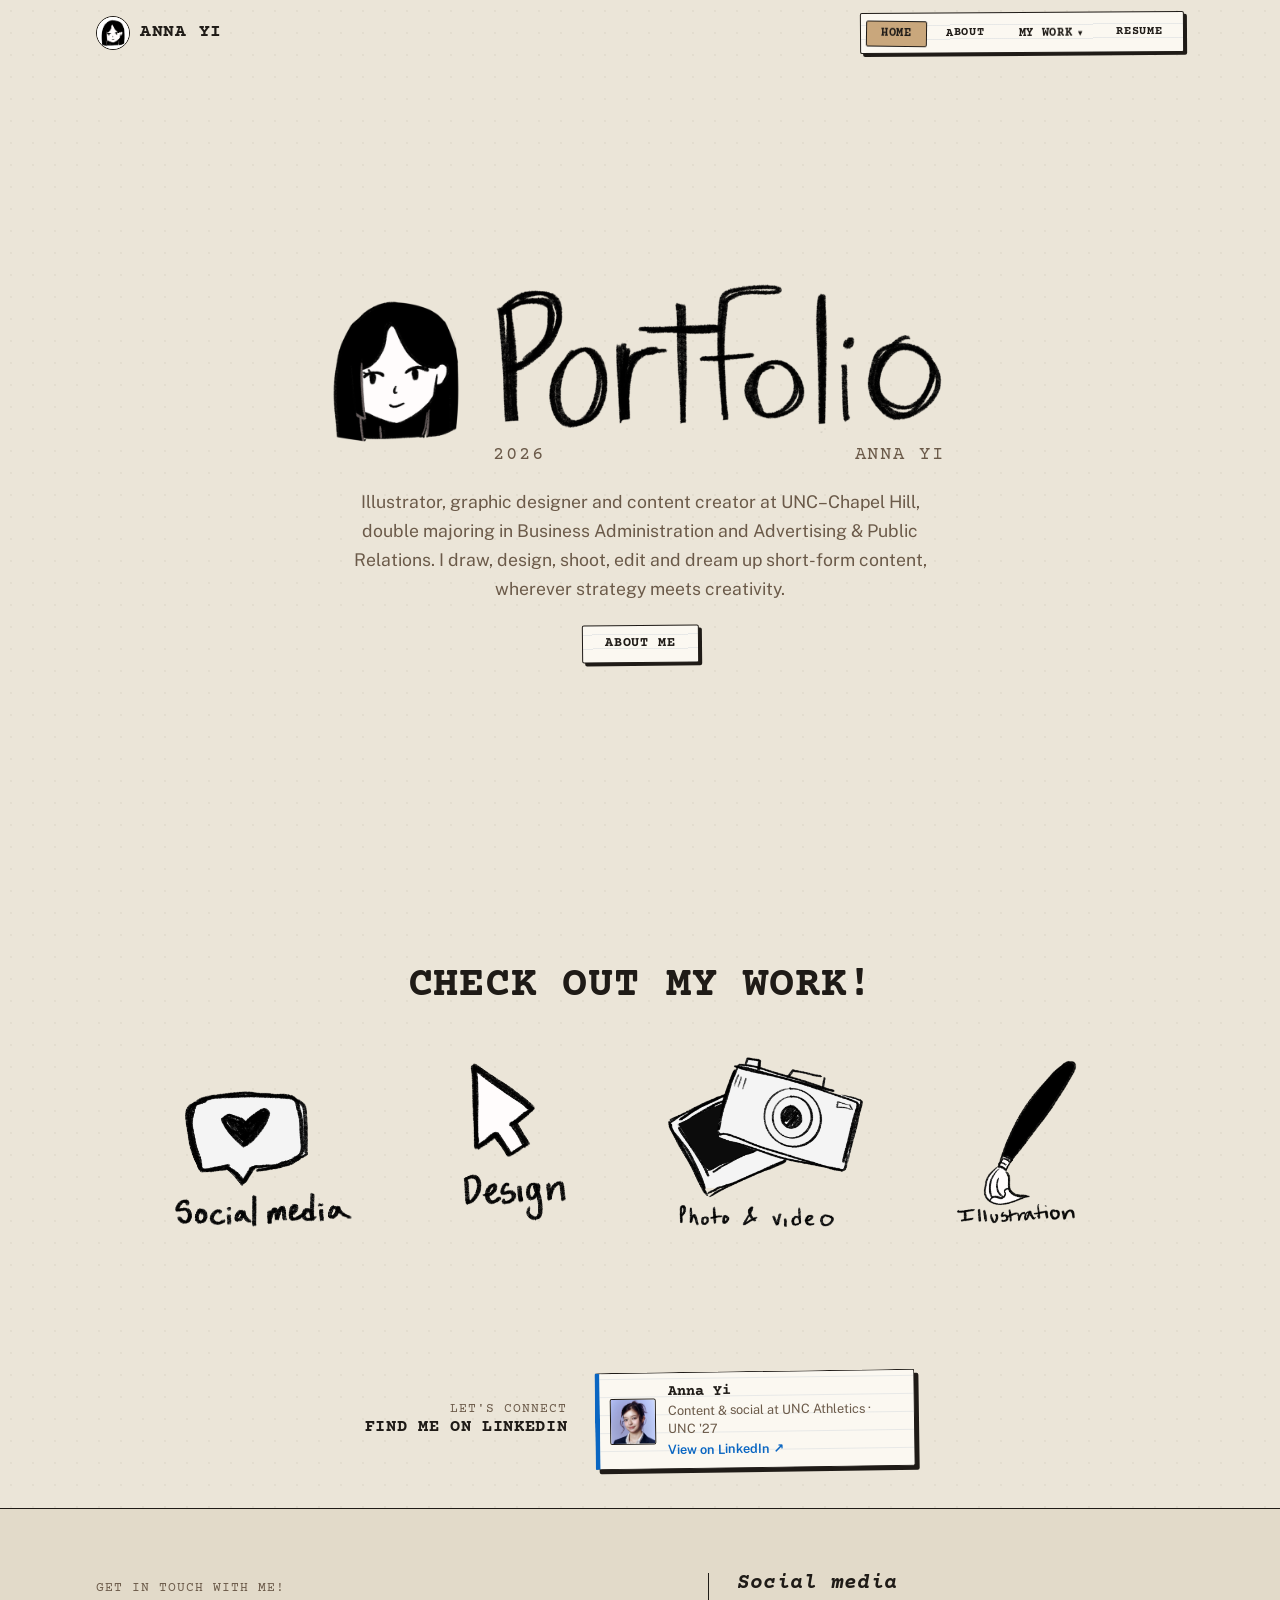
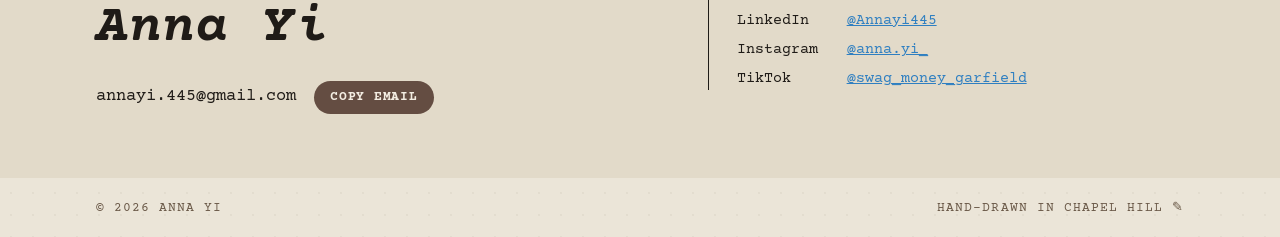
<file: index.html>
<!doctype html>
<html lang="en">
<head>
<meta charset="utf-8">
<title>Anna Yi</title>
<meta http-equiv="refresh" content="0; url=Home.html">
</head>
<body>
<p><a href="Home.html">Continue to Anna Yi's portfolio</a></p>
</body>
</html>
</file>
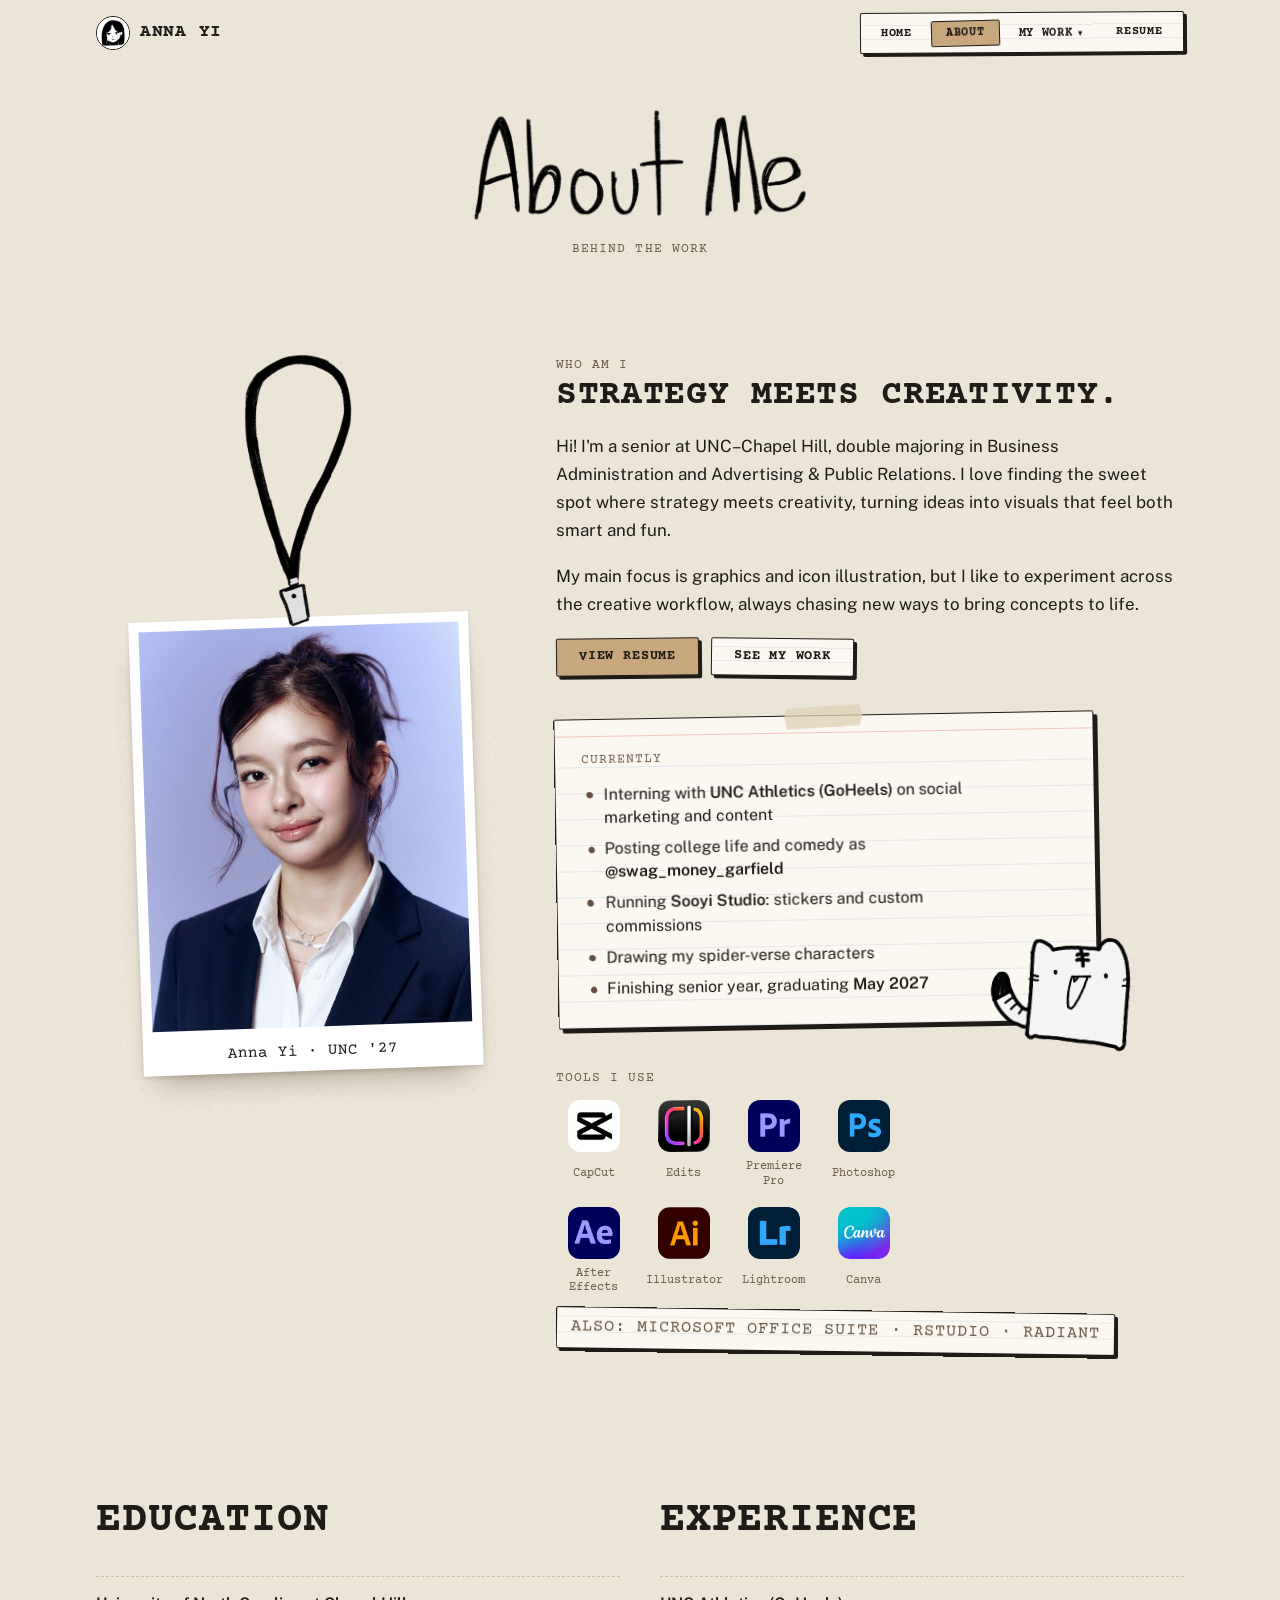
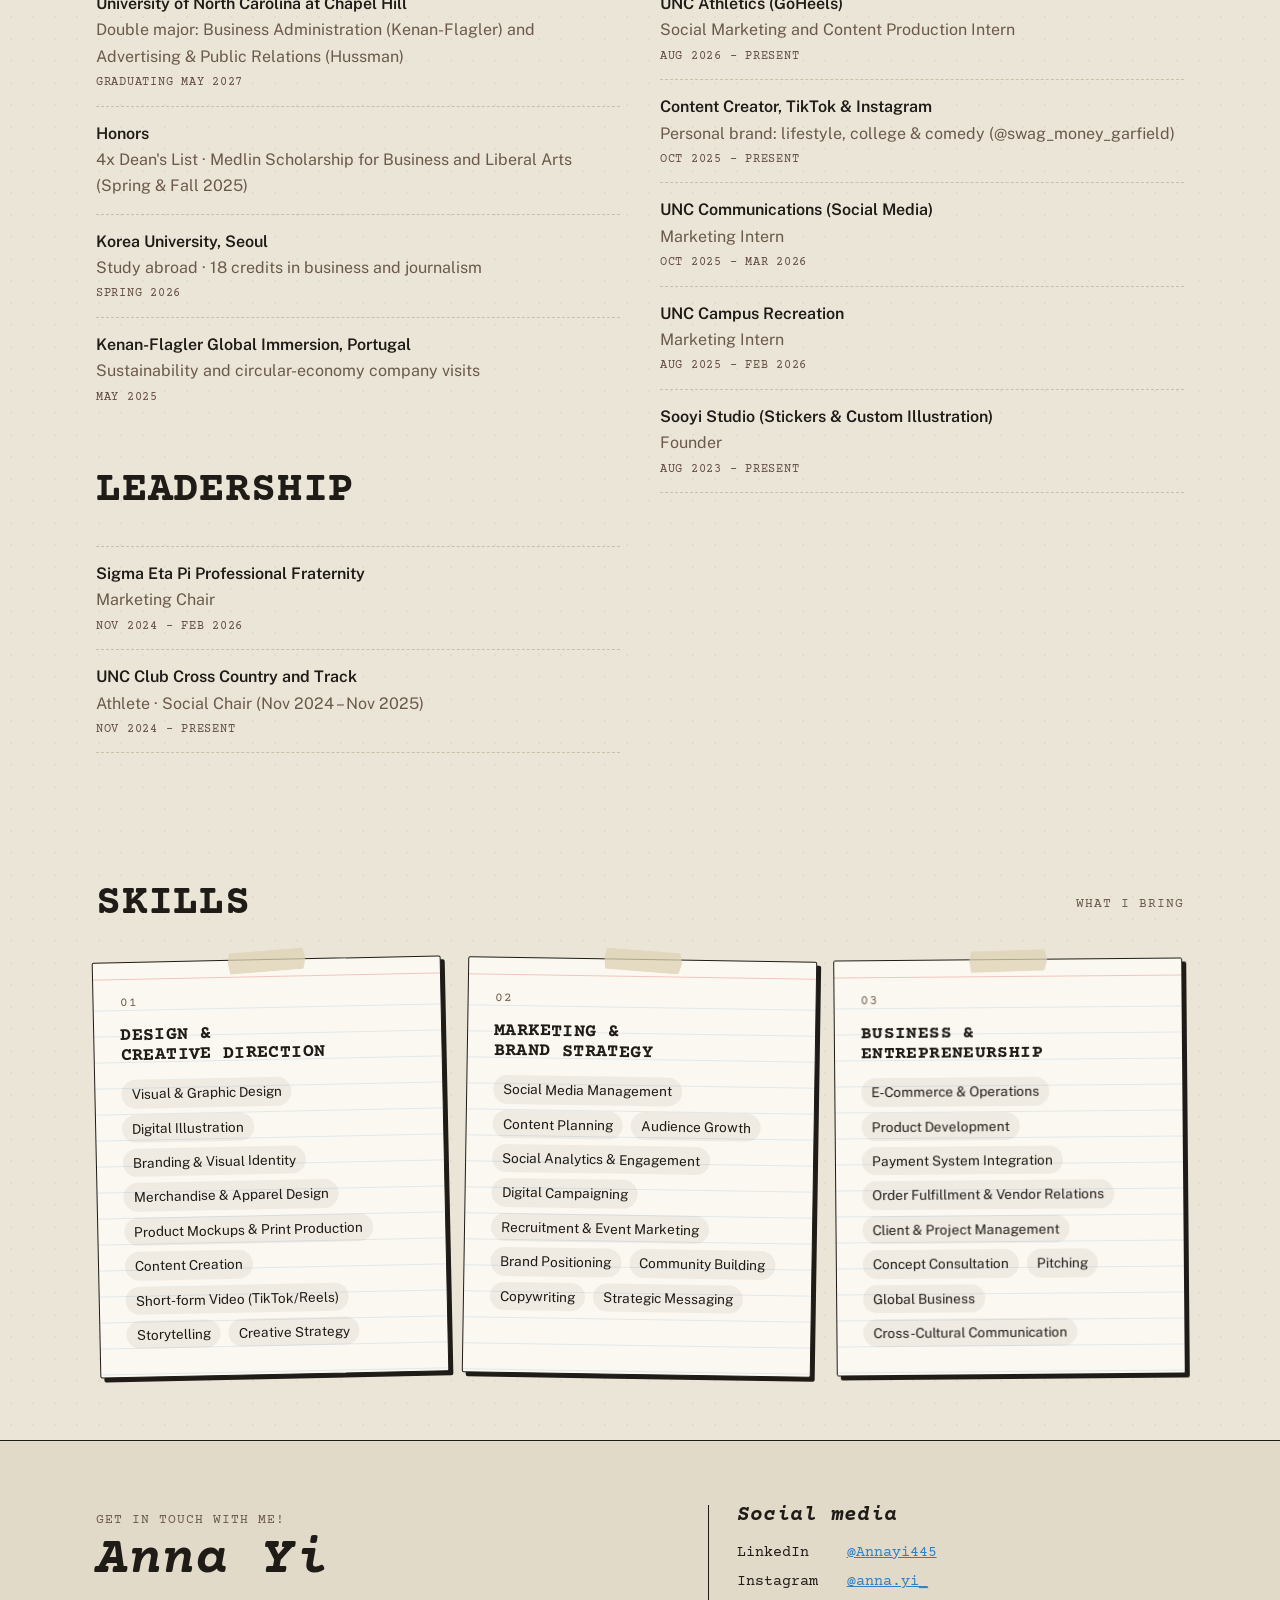
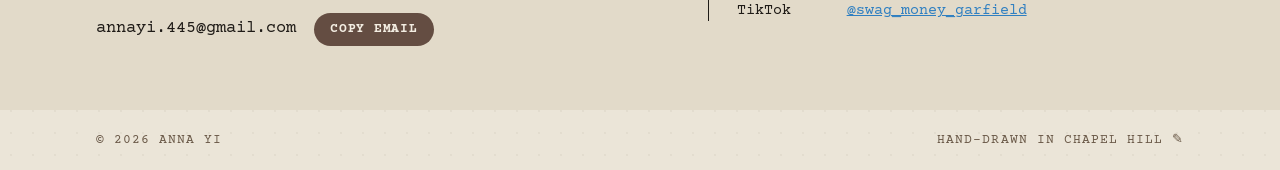
<file: About.html>
<!doctype html>
<html lang="en">
<head>
<meta charset="utf-8">
<meta name="viewport" content="width=device-width, initial-scale=1">
<title>About | Anna Yi</title>
<meta name="description" content="About Anna Yi: education, experience and skills.">
<link rel="icon" href="images/avatar.png">
<link rel="preconnect" href="https://fonts.googleapis.com">
<link rel="preconnect" href="https://fonts.gstatic.com" crossorigin>
<link rel="stylesheet" href="https://fonts.googleapis.com/css2?family=Courier+Prime:ital,wght@0,400;0,700;1,400;1,700&family=Public+Sans:wght@400;500;600&display=swap">
<link rel="stylesheet" href="style.css?v=2026-11-17e">
</head>
<body>

<nav>
  <div class="wrap">
    <a class="logo" href="Home.html"><img src="images/avatar.png" alt="">Anna Yi</a>
    <div class="nav-links">
      <a href="Home.html">Home</a>
      <a href="About.html" aria-current="page">About</a>
      <div class="nav-drop">
        <button class="nav-drop-btn" type="button" aria-expanded="false" aria-controls="work-menu">My work <span class="caret" aria-hidden="true">▾</span></button>
        <div class="nav-menu" id="work-menu">
          <a href="Social.html">Social Media</a>
          <a href="Design.html">Design</a>
          <a href="Video.html">Photo &amp; Video</a>
          <a href="Illustration.html">Illustration</a>
        </div>
      </div>
      <a href="Resume.html">Resume</a>
    </div>
  </div>
</nav>

<header class="page-head">
  <div class="wrap">
    <h1><img class="doodle" src="images/doodles/title-about.png" alt="About me"></h1>
    <span class="label">Behind the work</span>
  </div>
</header>

<main>
  <section>
    <div class="wrap about-grid">
      <div class="badge">
        <img class="lanyard" src="images/doodles/lanyard.png" alt="">
        <figure class="portrait">
          <img src="images/portrait.jpg" alt="Portrait of Anna Yi in a navy blazer and white shirt">
          <figcaption>Anna Yi · UNC '27</figcaption>
        </figure>
      </div>
      <div class="about-text">
        <span class="label">Who am I</span>
        <h2>Strategy meets creativity.</h2>
        <p>Hi! I'm a senior at UNC–Chapel Hill, double majoring in Business Administration and Advertising &amp; Public Relations. I love finding the sweet spot where strategy meets creativity, turning ideas into visuals that feel both smart and fun.</p>
        <p>My main focus is graphics and icon illustration, but I like to experiment across the creative workflow, always chasing new ways to bring concepts to life.</p>
        <div class="cta">
          <a class="btn primary" href="Resume.html">View resume</a>
          <a class="btn" href="Home.html#work">See my work</a>
        </div>

        <div class="card currently">
          <!-- easter egg: hover the tiger -->
          <span class="tiger" aria-hidden="true">
            <img class="tiger-calm" src="images/doodles/tiger.png" alt="">
            <img class="tiger-mad" src="images/doodles/tiger-angry.png" alt="">
          </span>
          <span class="label">Currently</span>
          <ul>
            <li>Interning with <strong>UNC Athletics (GoHeels)</strong> on social marketing and content</li>
            <li>Posting college life and comedy as <strong>@swag_money_garfield</strong></li>
            <li>Running <strong>Sooyi Studio</strong>: stickers and custom commissions</li>
            <li>Drawing my spider-verse characters</li>
            <li>Finishing senior year, graduating <strong>May 2027</strong></li>
          </ul>
        </div>

        <div class="tools">
          <span class="label">Tools I use</span>
          <ul class="software">
            <li><img src="images/icons/capcut.png" alt=""><span>CapCut</span></li>
            <li><img src="images/icons/instagram-edits.png" alt=""><span>Edits</span></li>
            <li><img src="images/icons/premiere-pro.png" alt=""><span>Premiere Pro</span></li>
            <li><img src="images/icons/photoshop.png" alt=""><span>Photoshop</span></li>
            <li><img src="images/icons/after-effects.png" alt=""><span>After Effects</span></li>
            <li><img src="images/icons/illustrator.png" alt=""><span>Illustrator</span></li>
            <li><img src="images/icons/lightroom.png" alt=""><span>Lightroom</span></li>
            <li><img src="images/icons/canva.png" alt=""><span>Canva</span></li>
          </ul>
          <p class="tools-more">Also: Microsoft Office Suite · RStudio · Radiant</p>
        </div>
      </div>
    </div>
  </section>

  <section>
    <div class="wrap cols">
      <div>
        <div class="sec-head"><h2>Education</h2></div>
        <div class="entry">
          <strong>University of North Carolina at Chapel Hill</strong>
          <span>Double major: Business Administration (Kenan-Flagler) and Advertising &amp; Public Relations (Hussman)</span>
          <span class="when">Graduating May 2027</span>
        </div>
        <div class="entry">
          <strong>Honors</strong>
          <span>4x Dean's List · Medlin Scholarship for Business and Liberal Arts (Spring &amp; Fall 2025)</span>
        </div>
        <div class="entry">
          <strong>Korea University, Seoul</strong>
          <span>Study abroad · 18 credits in business and journalism</span>
          <span class="when">Spring 2026</span>
        </div>
        <div class="entry">
          <strong>Kenan-Flagler Global Immersion, Portugal</strong>
          <span>Sustainability and circular-economy company visits</span>
          <span class="when">May 2025</span>
        </div>

        <div class="sec-head" style="margin-top:48px"><h2>Leadership</h2></div>
        <div class="entry">
          <strong>Sigma Eta Pi Professional Fraternity</strong>
          <span>Marketing Chair</span>
          <span class="when">Nov 2024 – Feb 2026</span>
        </div>
        <div class="entry">
          <strong>UNC Club Cross Country and Track</strong>
          <span>Athlete · Social Chair (Nov 2024 – Nov 2025)</span>
          <span class="when">Nov 2024 – Present</span>
        </div>
      </div>
      <div>
        <div class="sec-head"><h2>Experience</h2></div>
        <div class="entry">
          <strong>UNC Athletics (GoHeels)</strong>
          <span>Social Marketing and Content Production Intern</span>
          <span class="when">Aug 2026 – Present</span>
        </div>
        <div class="entry">
          <strong>Content Creator, TikTok &amp; Instagram</strong>
          <span>Personal brand: lifestyle, college &amp; comedy (@swag_money_garfield)</span>
          <span class="when">Oct 2025 – Present</span>
        </div>
        <div class="entry">
          <strong>UNC Communications (Social Media)</strong>
          <span>Marketing Intern</span>
          <span class="when">Oct 2025 – Mar 2026</span>
        </div>
        <div class="entry">
          <strong>UNC Campus Recreation</strong>
          <span>Marketing Intern</span>
          <span class="when">Aug 2025 – Feb 2026</span>
        </div>
        <div class="entry">
          <strong>Sooyi Studio (Stickers &amp; Custom Illustration)</strong>
          <span>Founder</span>
          <span class="when">Aug 2023 – Present</span>
        </div>
      </div>
    </div>
  </section>

  <section>
    <div class="wrap">
      <div class="sec-head">
        <h2>Skills</h2>
        <span class="label">What I bring</span>
      </div>
      <div class="skill-cards">
        <div class="card">
          <span class="label">01</span>
          <h3>Design &amp; Creative Direction</h3>
          <ul class="tags">
            <li>Visual &amp; Graphic Design</li><li>Digital Illustration</li><li>Branding &amp; Visual Identity</li>
            <li>Merchandise &amp; Apparel Design</li><li>Product Mockups &amp; Print Production</li><li>Content Creation</li>
            <li>Short-form Video (TikTok/Reels)</li><li>Storytelling</li><li>Creative Strategy</li>
          </ul>
        </div>
        <div class="card">
          <span class="label">02</span>
          <h3>Marketing &amp; Brand Strategy</h3>
          <ul class="tags">
            <li>Social Media Management</li><li>Content Planning</li><li>Audience Growth</li>
            <li>Social Analytics &amp; Engagement</li><li>Digital Campaigning</li><li>Recruitment &amp; Event Marketing</li>
            <li>Brand Positioning</li><li>Community Building</li><li>Copywriting</li><li>Strategic Messaging</li>
          </ul>
        </div>
        <div class="card">
          <span class="label">03</span>
          <h3>Business &amp; Entrepreneurship</h3>
          <ul class="tags">
            <li>E-Commerce &amp; Operations</li><li>Product Development</li><li>Payment System Integration</li>
            <li>Order Fulfillment &amp; Vendor Relations</li><li>Client &amp; Project Management</li><li>Concept Consultation</li>
            <li>Pitching</li><li>Global Business</li><li>Cross-Cultural Communication</li>
          </ul>
        </div>
      </div>
    </div>
  </section>

  <section id="contact" class="contact">
    <div class="wrap">
      <div>
        <span class="label">Get in touch with me!</span>
        <h2>Anna Yi</h2>
        <div class="contact-row">
          <span class="email" id="email">annayi.445@gmail.com</span>
          <button class="copy" id="copy-btn" type="button">Copy email</button>
        </div>
      </div>
      <div class="socials">
        <h3>Social media</h3>
        <div><span>LinkedIn</span><a href="https://www.linkedin.com/in/annayi445" target="_blank" rel="noopener">@Annayi445</a></div>
        <div><span>Instagram</span><a href="https://www.instagram.com/anna.yi_/" target="_blank" rel="noopener">@anna.yi_</a></div>
        <div><span>TikTok</span><a href="https://www.tiktok.com/@swag_money_garfield" target="_blank" rel="noopener">@swag_money_garfield</a></div>
      </div>
    </div>
  </section>
</main>

<footer>
  <div class="wrap">
    <span class="label">© 2026 Anna Yi</span>
    <span class="label">Hand-drawn in Chapel Hill ✎</span>
  </div>
</footer>

<script src="script.js?v=2026-11-17e"></script>
</body>
</html>
</file>
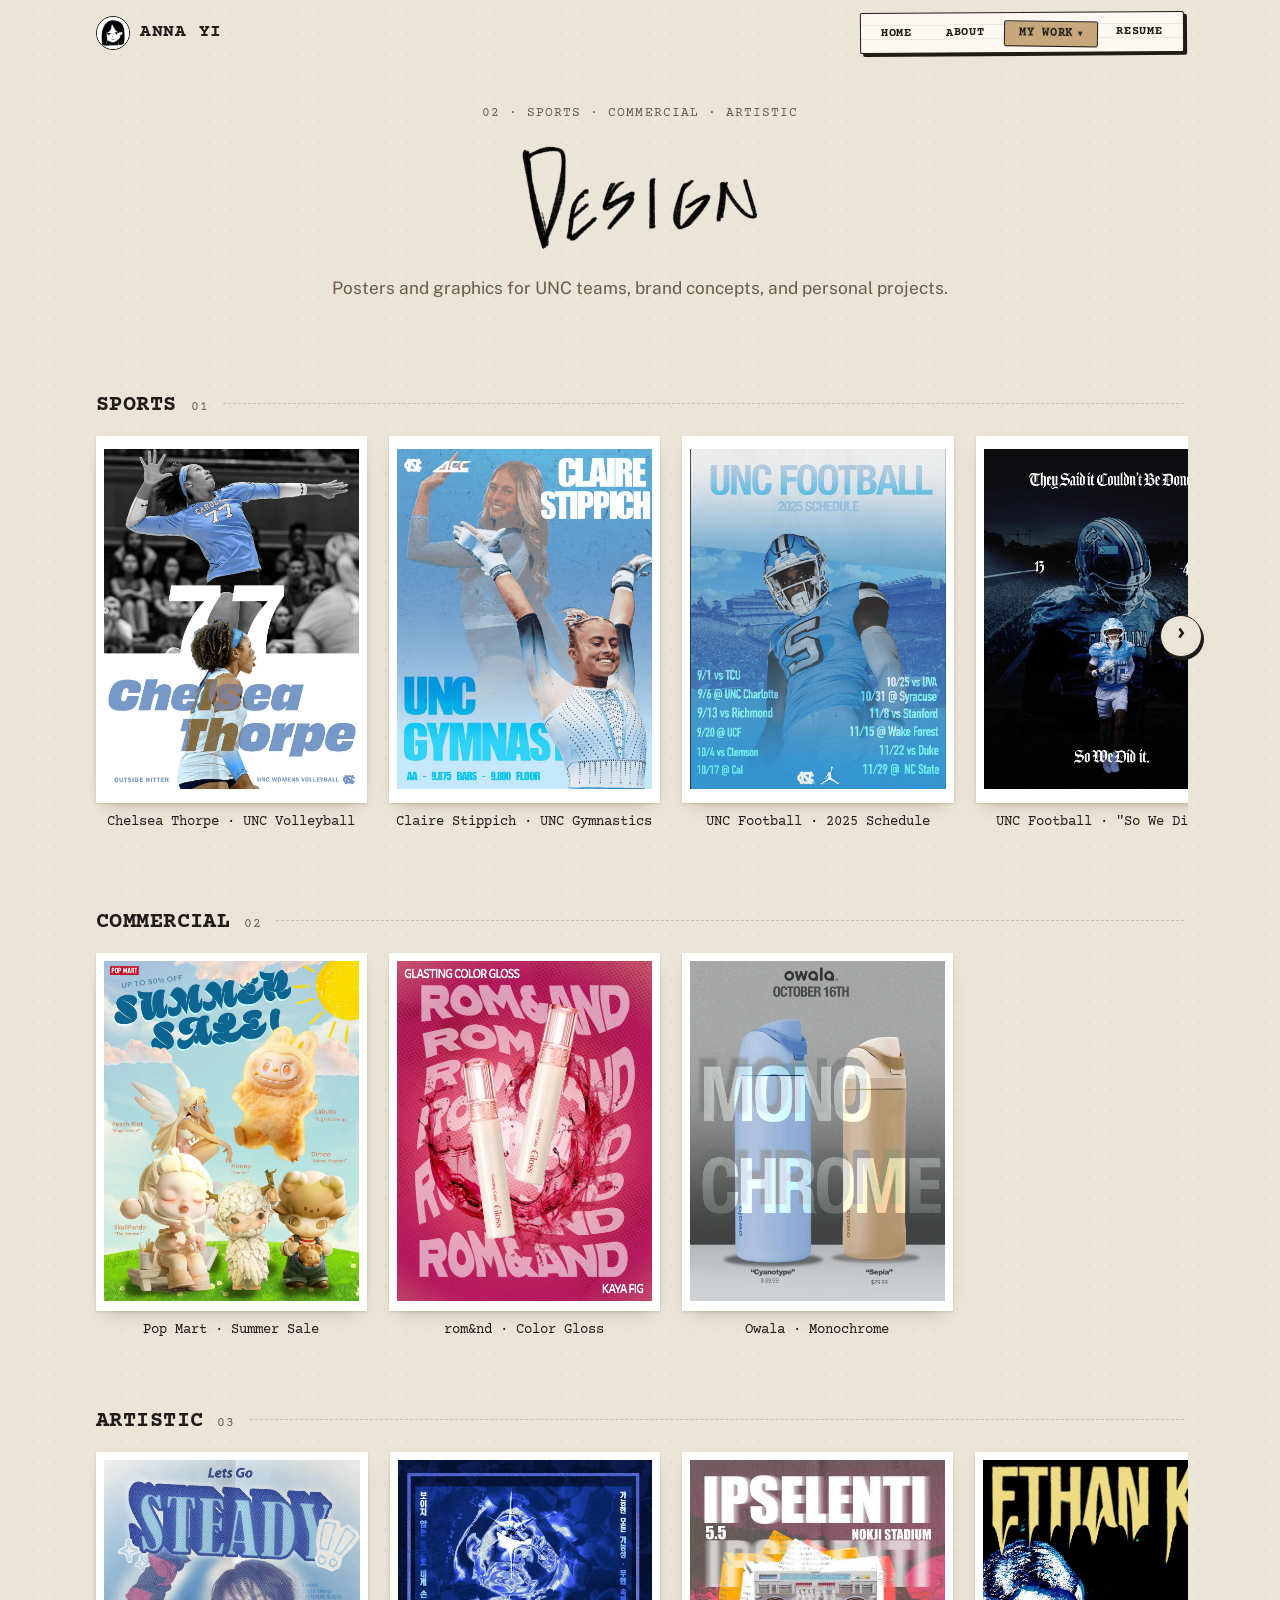
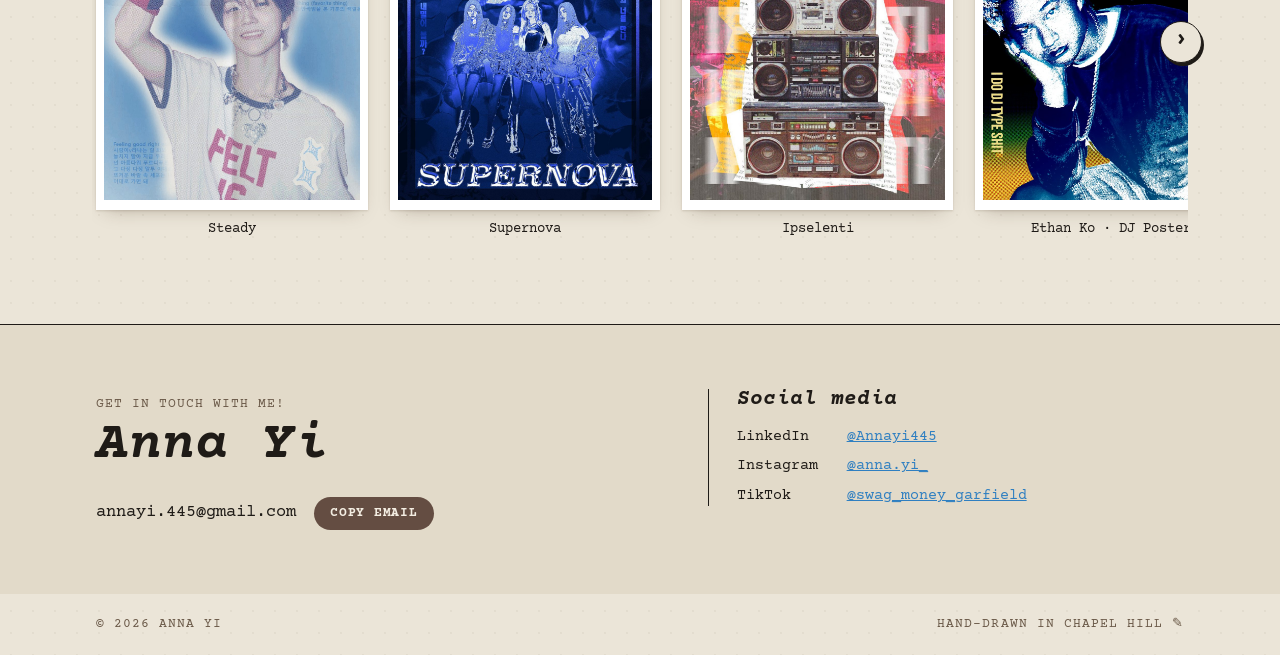
<file: Design.html>
<!doctype html>
<html lang="en">
<head>
<meta charset="utf-8">
<meta name="viewport" content="width=device-width, initial-scale=1">
<title>Design | Anna Yi</title>
<meta name="description" content="Anna Yi: graphic design for sports, brands and personal projects.">
<link rel="icon" href="images/avatar.png">
<link rel="preconnect" href="https://fonts.googleapis.com">
<link rel="preconnect" href="https://fonts.gstatic.com" crossorigin>
<link rel="stylesheet" href="https://fonts.googleapis.com/css2?family=Courier+Prime:ital,wght@0,400;0,700;1,400;1,700&family=Public+Sans:wght@400;500;600&display=swap">
<link rel="stylesheet" href="style.css?v=2026-11-17e">
</head>
<body>

<nav>
  <div class="wrap">
    <a class="logo" href="Home.html"><img src="images/avatar.png" alt="">Anna Yi</a>
    <div class="nav-links">
      <a href="Home.html">Home</a>
      <a href="About.html">About</a>
      <div class="nav-drop current">
        <button class="nav-drop-btn" type="button" aria-expanded="false" aria-controls="work-menu">My work <span class="caret" aria-hidden="true">▾</span></button>
        <div class="nav-menu" id="work-menu">
          <a href="Social.html">Social Media</a>
          <a href="Design.html" aria-current="page">Design</a>
          <a href="Video.html">Photo &amp; Video</a>
          <a href="Illustration.html">Illustration</a>
        </div>
      </div>
      <a href="Resume.html">Resume</a>
    </div>
  </div>
</nav>

<header class="page-head">
  <div class="wrap">
    <span class="label">02 · Sports · Commercial · Artistic</span>
    <h1><img class="doodle" src="images/doodles/title-design.png" alt="Graphic design"></h1>
    <p>Posters and graphics for UNC teams, brand concepts, and personal projects.</p>
  </div>
</header>

<main>
  <section id="design">
    <div class="wrap">
      <div class="sub-head"><h3>Sports</h3><span class="label">01</span></div>
      <div class="reel-wrap">
        <button class="reel-btn prev" type="button" aria-label="Scroll sports left">‹</button>
        <div class="posters reel" data-gallery="sports" tabindex="0" aria-label="Sports designs, scroll sideways">
        <figure class="poster">
          <button class="zoom" type="button"><img src="images/design/sports-chelsea-thorpe.jpg" alt="UNC Women's Volleyball: Chelsea Thorpe" loading="lazy"></button>
          <figcaption>Chelsea Thorpe · UNC Volleyball</figcaption>
        </figure>
        <figure class="poster">
          <button class="zoom" type="button"><img src="images/design/sports-claire-stippich.jpg" alt="UNC Gymnastics: Claire Stippich" loading="lazy"></button>
          <figcaption>Claire Stippich · UNC Gymnastics</figcaption>
        </figure>
        <figure class="poster">
          <button class="zoom" type="button"><img src="images/design/sports-unc-football.jpg" alt="UNC Football 2025 schedule" loading="lazy"></button>
          <figcaption>UNC Football · 2025 Schedule</figcaption>
        </figure>
        <figure class="poster">
          <button class="zoom" type="button"><img src="images/design/sports-they-said.jpg" alt="UNC Football poster: They Said it Couldn't Be Done. So We Did it." loading="lazy"></button>
          <figcaption>UNC Football · "So We Did It"</figcaption>
        </figure>
        <figure class="poster">
          <button class="zoom" type="button"><img src="images/design/sports-duke-invitational.jpg" alt="UNC Track &amp; Field Duke Invitational poster: sprinter in the blocks on a blue track with the Chapel Hill skyline behind" loading="lazy"></button>
          <figcaption>UNC Track &amp; Field · Duke Invitational</figcaption>
        </figure>
        <figure class="poster">
          <button class="zoom" type="button"><img src="images/design/sports-app-state-recap.jpg" alt="App State meet recap" loading="lazy"></button>
          <figcaption>App State Meet Recap</figcaption>
        </figure>
        </div>
        <button class="reel-btn next" type="button" aria-label="Scroll right">›</button>
      </div>

      <div class="sub-head"><h3>Commercial</h3><span class="label">02</span></div>
      <div class="reel-wrap">
        <button class="reel-btn prev" type="button" aria-label="Scroll commercial left">‹</button>
        <div class="posters reel" data-gallery="commercial" tabindex="0" aria-label="Commercial designs, scroll sideways">
        <figure class="poster">
          <button class="zoom" type="button"><img src="images/design/commercial-pop-mart.jpg" alt="Pop Mart summer sale ad" loading="lazy"></button>
          <figcaption>Pop Mart · Summer Sale</figcaption>
        </figure>
        <figure class="poster">
          <button class="zoom" type="button"><img src="images/design/commercial-romand.jpg" alt="rom&amp;nd glasting color gloss ad" loading="lazy"></button>
          <figcaption>rom&amp;nd · Color Gloss</figcaption>
        </figure>
        <figure class="poster">
          <button class="zoom" type="button"><img src="images/design/commercial-owala.jpg" alt="Owala Monochrome bottle launch ad" loading="lazy"></button>
          <figcaption>Owala · Monochrome</figcaption>
        </figure>
        </div>
        <button class="reel-btn next" type="button" aria-label="Scroll right">›</button>
      </div>

      <div class="sub-head"><h3>Artistic</h3><span class="label">03</span></div>
      <div class="reel-wrap">
        <button class="reel-btn prev" type="button" aria-label="Scroll artistic left">‹</button>
        <div class="posters reel" data-gallery="artistic" tabindex="0" aria-label="Artistic designs, scroll sideways">
        <figure class="poster">
          <button class="zoom" type="button"><img src="images/design/artistic-steady.jpg" alt="Steady poster" loading="lazy"></button>
          <figcaption>Steady</figcaption>
        </figure>
        <figure class="poster">
          <button class="zoom" type="button"><img src="images/design/artistic-supernova.jpg" alt="Supernova poster" loading="lazy"></button>
          <figcaption>Supernova</figcaption>
        </figure>
        <figure class="poster">
          <button class="zoom" type="button"><img src="images/design/artistic-ipselenti.jpg" alt="Ipselenti concert poster" loading="lazy"></button>
          <figcaption>Ipselenti</figcaption>
        </figure>
        <figure class="poster">
          <button class="zoom" type="button"><img src="images/design/artistic-ethan-ko.jpg" alt="Ethan Ko DJ poster with dripping yellow type over a blue halftone portrait" loading="lazy"></button>
          <figcaption>Ethan Ko · DJ Poster</figcaption>
        </figure>
        </div>
        <button class="reel-btn next" type="button" aria-label="Scroll right">›</button>
      </div>
    </div>
  </section>

  <section id="contact" class="contact">
    <div class="wrap">
      <div>
        <span class="label">Get in touch with me!</span>
        <h2>Anna Yi</h2>
        <div class="contact-row">
          <span class="email" id="email">annayi.445@gmail.com</span>
          <button class="copy" id="copy-btn" type="button">Copy email</button>
        </div>
      </div>
      <div class="socials">
        <h3>Social media</h3>
        <div><span>LinkedIn</span><a href="https://www.linkedin.com/in/annayi445" target="_blank" rel="noopener">@Annayi445</a></div>
        <div><span>Instagram</span><a href="https://www.instagram.com/anna.yi_/" target="_blank" rel="noopener">@anna.yi_</a></div>
        <div><span>TikTok</span><a href="https://www.tiktok.com/@swag_money_garfield" target="_blank" rel="noopener">@swag_money_garfield</a></div>
      </div>
    </div>
  </section>
</main>

<footer>
  <div class="wrap">
    <span class="label">© 2026 Anna Yi</span>
    <span class="label">Hand-drawn in Chapel Hill ✎</span>
  </div>
</footer>

<script src="script.js?v=2026-11-17e"></script>
</body>
</html>
</file>
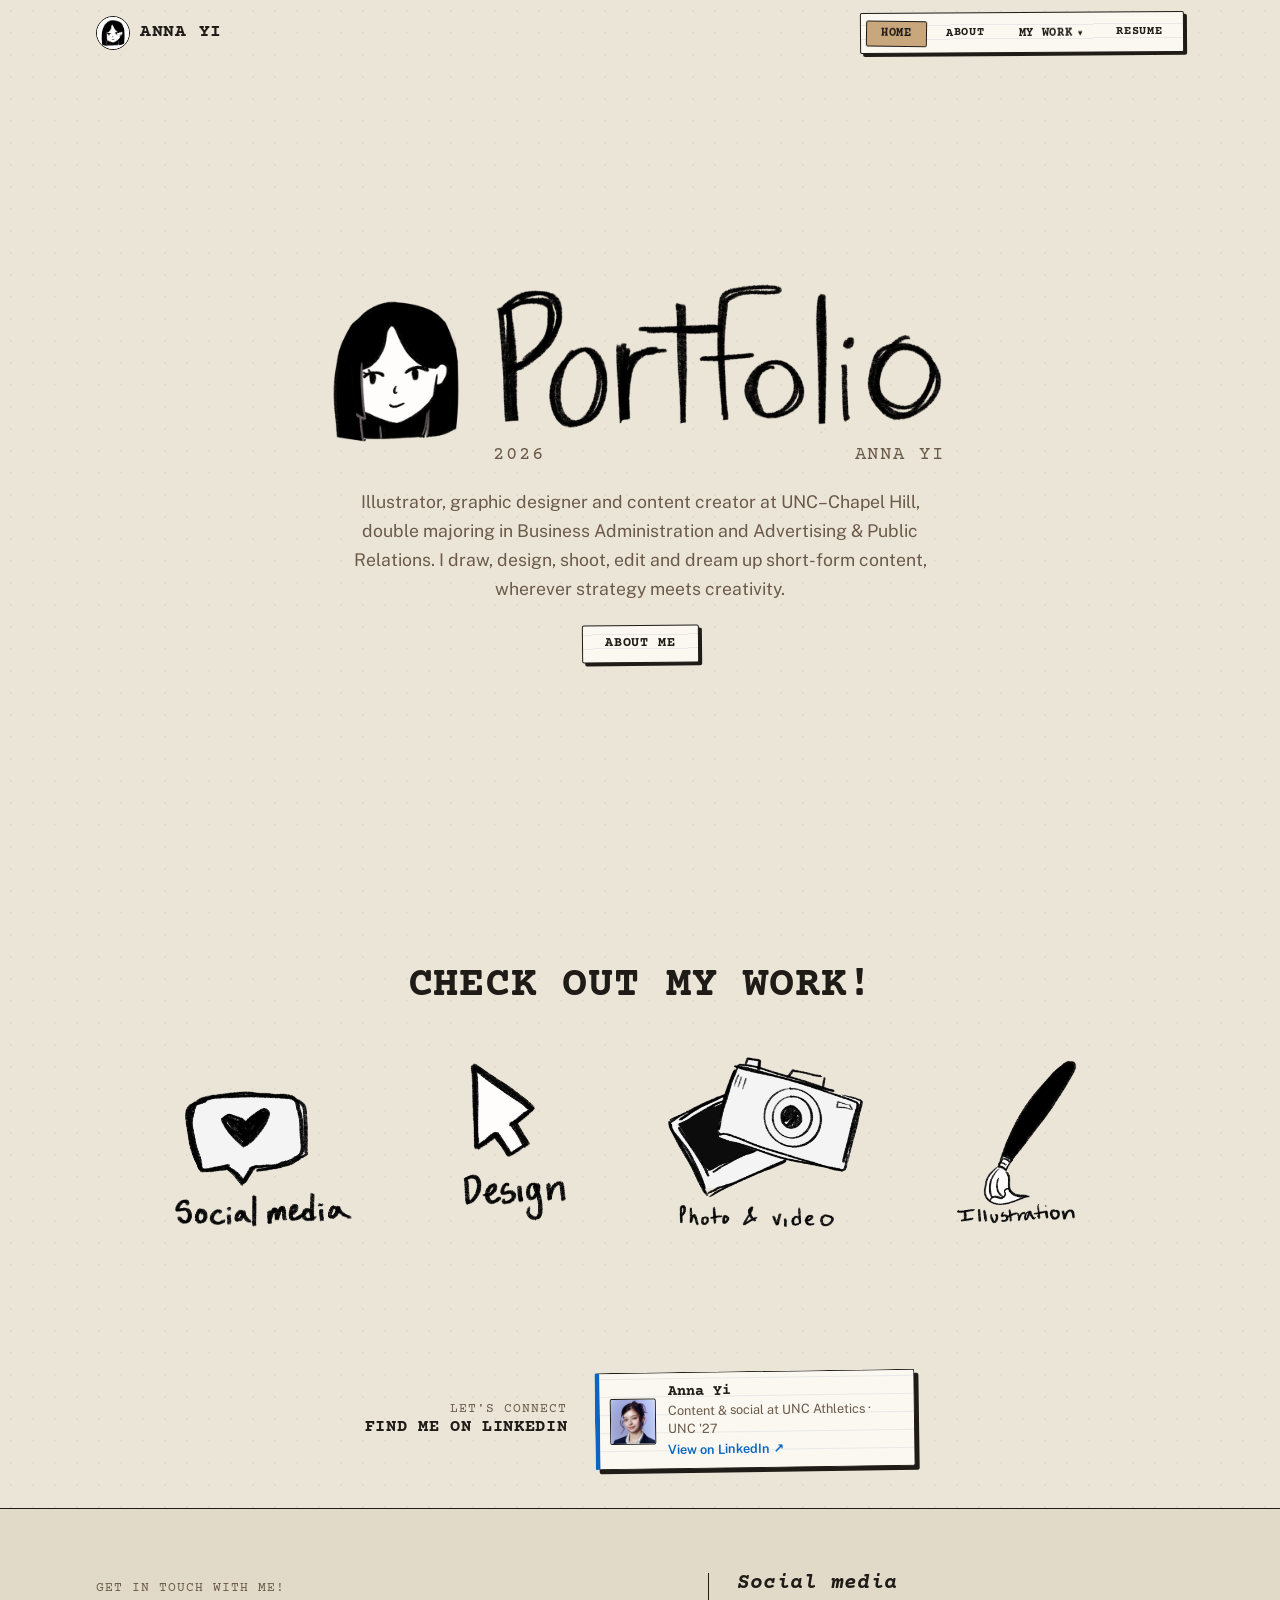
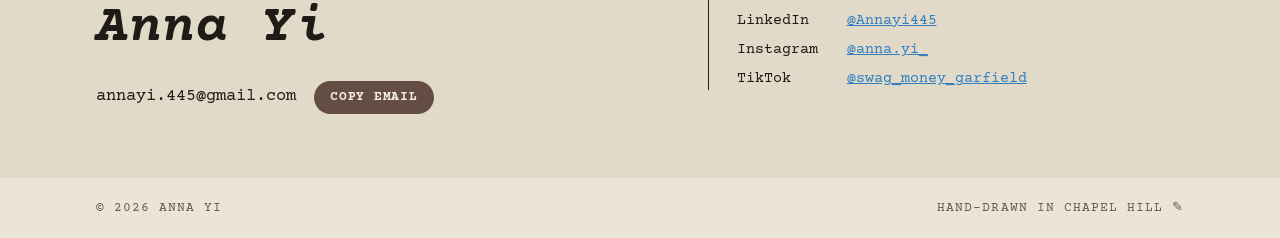
<file: Home.html>
<!doctype html>
<html lang="en">
<head>
<meta charset="utf-8">
<meta name="viewport" content="width=device-width, initial-scale=1">
<title>Anna Yi | Portfolio</title>
<meta name="description" content="Anna Yi: graphic designer and illustrator at UNC-Chapel Hill.">
<link rel="icon" href="images/avatar.png">
<link rel="preconnect" href="https://fonts.googleapis.com">
<link rel="preconnect" href="https://fonts.gstatic.com" crossorigin>
<link rel="stylesheet" href="https://fonts.googleapis.com/css2?family=Courier+Prime:ital,wght@0,400;0,700;1,400;1,700&family=Public+Sans:wght@400;500;600&display=swap">
<link rel="stylesheet" href="style.css?v=2026-11-17e">
</head>
<body>

<nav>
  <div class="wrap">
    <a class="logo" href="Home.html"><img src="images/avatar.png" alt="">Anna Yi</a>
    <div class="nav-links">
      <a href="Home.html" aria-current="page">Home</a>
      <a href="About.html">About</a>
      <div class="nav-drop">
        <button class="nav-drop-btn" type="button" aria-expanded="false" aria-controls="work-menu">My work <span class="caret" aria-hidden="true">▾</span></button>
        <div class="nav-menu" id="work-menu">
          <a href="Social.html">Social Media</a>
          <a href="Design.html">Design</a>
          <a href="Video.html">Photo &amp; Video</a>
          <a href="Illustration.html">Illustration</a>
        </div>
      </div>
      <a href="Resume.html">Resume</a>
    </div>
  </div>
</nav>

<header class="hero">
  <div class="wrap">
    <h1 class="title-lockup">
      <img class="avatar" src="images/avatar-doodle.png" alt="">
      <span class="wordmark">
        <img src="images/doodles/title-portfolio.png" alt="Anna Yi portfolio">
        <span class="byline" aria-hidden="true"><span>2026</span><span>ANNA YI</span></span>
      </span>
    </h1>
    <p>Illustrator, graphic designer and content creator at UNC–Chapel Hill, double majoring in Business Administration and Advertising &amp; Public Relations. I draw, design, shoot, edit and dream up short-form content, wherever strategy meets creativity.</p>
    <div class="cta">
      <a class="btn" href="About.html">About me</a>
    </div>
  </div>
</header>

<main>
  <!-- ============ CHECK OUT MY WORK ============ -->
  <section id="work">
    <div class="wrap">
      <div class="sec-head center"><h2>Check out my work!</h2></div>
      <div class="work-links">
        <a href="Social.html"><img src="images/doodles/nav-social.png" alt="Social media"></a>
        <a href="Design.html"><img src="images/doodles/nav-design.png" alt="Design"></a>
        <a href="Video.html"><img src="images/doodles/nav-photo-video.png" alt="Photo &amp; Video"></a>
        <a href="Illustration.html"><img src="images/doodles/nav-illustration.png" alt="Illustration"></a>
      </div>
    </div>
  </section>

  <!-- ============ LINKEDIN ============ -->
  <section id="linkedin" class="connect">
    <div class="wrap connect-wrap">
      <div class="connect-text">
        <span class="label">Let's connect</span>
        <h2>Find me on LinkedIn</h2>
        <p>Internships, projects and what I'm working on next. Say hi!</p>
      </div>
      <a class="li-card" href="https://www.linkedin.com/in/annayi445" target="_blank" rel="noopener" aria-label="Anna Yi on LinkedIn (opens in a new tab)">
        <span class="li-banner">
          <svg class="li-logo" viewBox="0 0 24 24" aria-hidden="true"><rect width="24" height="24" rx="4" fill="#fff"/><path fill="#0a66c2" d="M6.94 8.5H3.56V20h3.38V8.5zM5.25 3.5a1.96 1.96 0 1 0 0 3.92 1.96 1.96 0 0 0 0-3.92zM20.44 13.4c0-3.06-1.63-4.48-3.8-4.48a3.3 3.3 0 0 0-2.98 1.64V8.5h-3.24c.04.92 0 11.5 0 11.5h3.24v-6.42c0-.34.02-.69.13-.93.27-.69.9-1.4 1.95-1.4 1.38 0 1.93 1.05 1.93 2.6V20h3.24l-.47-6.6z"/></svg>
        </span>
        <img class="li-avatar" src="images/portrait.jpg" alt="">
        <span class="li-body">
          <strong>Anna Yi</strong>
          <span>Content &amp; social at UNC Athletics · UNC '27</span>
          <span class="li-meta">UNC–Chapel Hill '27 · Chapel Hill, NC</span>
          <span class="li-btn">View on LinkedIn ↗</span>
        </span>
      </a>
    </div>
  </section>

  <section id="contact" class="contact">
    <div class="wrap">
      <div>
        <span class="label">Get in touch with me!</span>
        <h2>Anna Yi</h2>
        <div class="contact-row">
          <span class="email" id="email">annayi.445@gmail.com</span>
          <button class="copy" id="copy-btn" type="button">Copy email</button>
        </div>
      </div>
      <div class="socials">
        <h3>Social media</h3>
        <div><span>LinkedIn</span><a href="https://www.linkedin.com/in/annayi445" target="_blank" rel="noopener">@Annayi445</a></div>
        <div><span>Instagram</span><a href="https://www.instagram.com/anna.yi_/" target="_blank" rel="noopener">@anna.yi_</a></div>
        <div><span>TikTok</span><a href="https://www.tiktok.com/@swag_money_garfield" target="_blank" rel="noopener">@swag_money_garfield</a></div>
      </div>
    </div>
  </section>
</main>

<footer>
  <div class="wrap">
    <span class="label">© 2026 Anna Yi</span>
    <span class="label">Hand-drawn in Chapel Hill ✎</span>
  </div>
</footer>

<script src="script.js?v=2026-11-17e"></script>
</body>
</html>
</file>
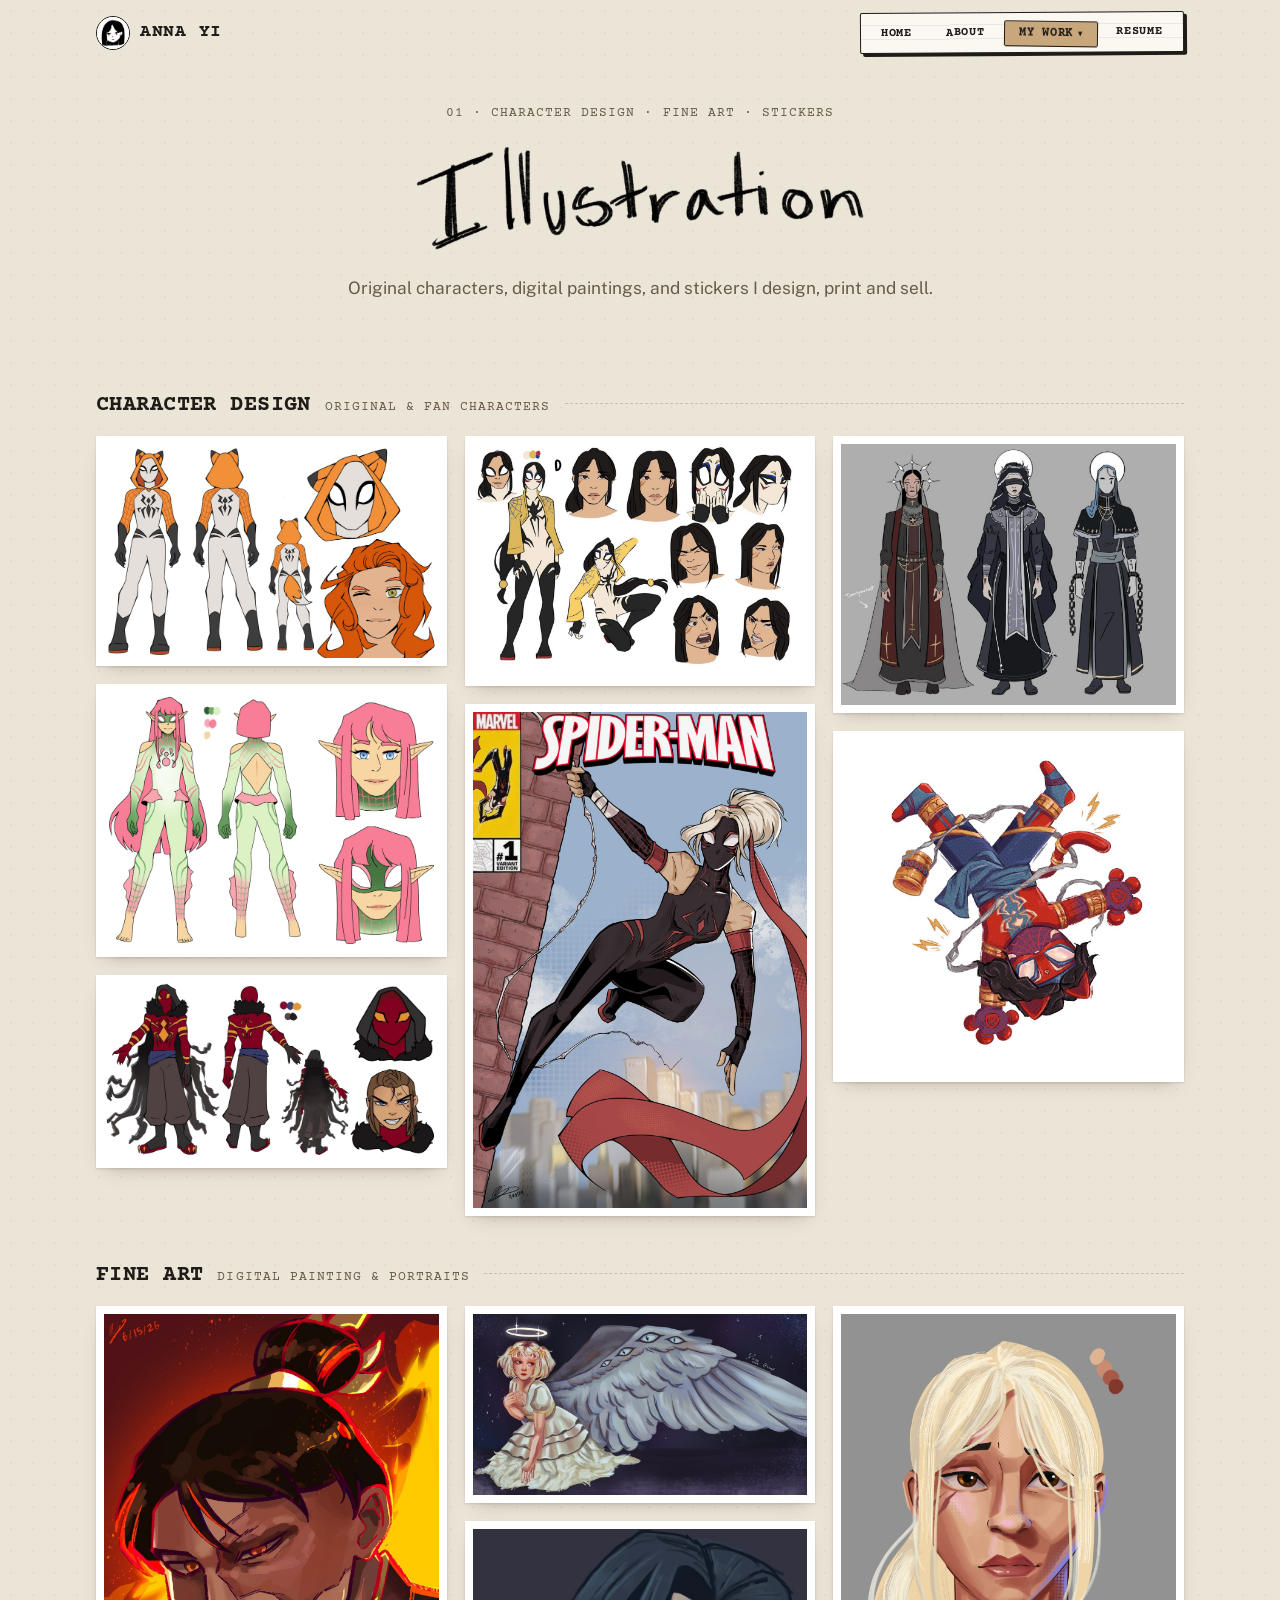
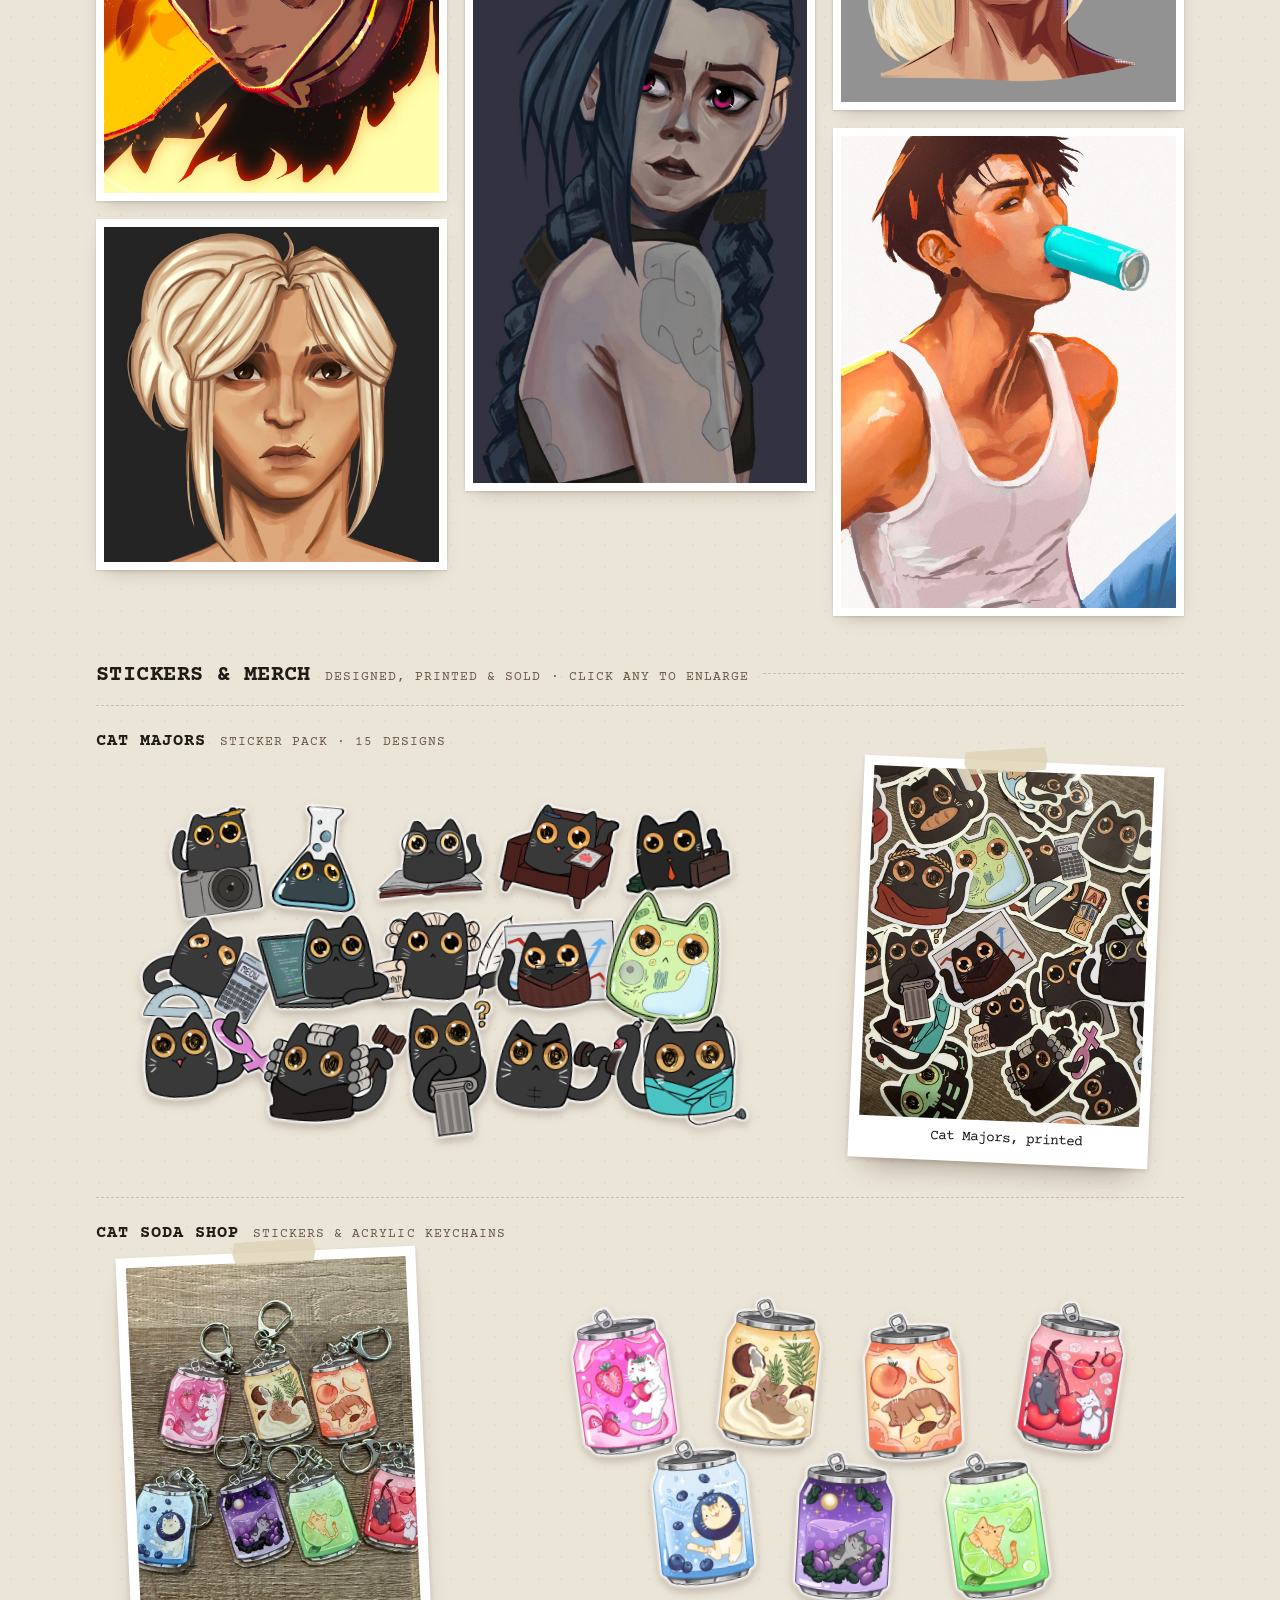
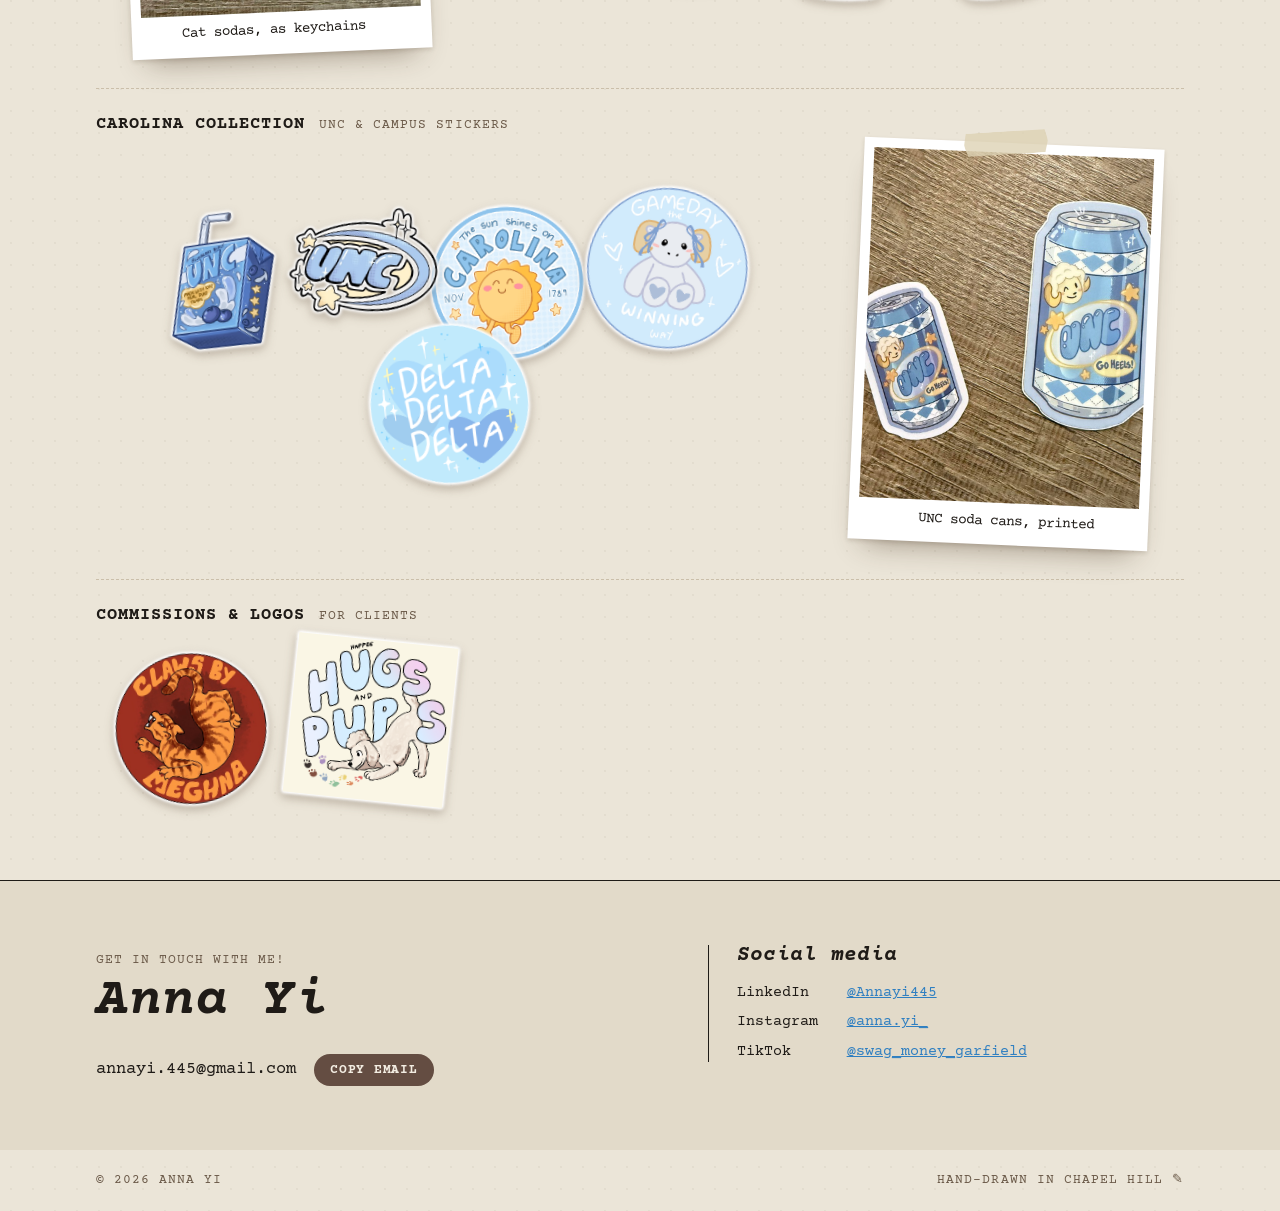
<file: Illustration.html>
<!doctype html>
<html lang="en">
<head>
<meta charset="utf-8">
<meta name="viewport" content="width=device-width, initial-scale=1">
<title>Illustration | Anna Yi</title>
<meta name="description" content="Anna Yi: character design, fine art, stickers and merch.">
<link rel="icon" href="images/avatar.png">
<link rel="preconnect" href="https://fonts.googleapis.com">
<link rel="preconnect" href="https://fonts.gstatic.com" crossorigin>
<link rel="stylesheet" href="https://fonts.googleapis.com/css2?family=Courier+Prime:ital,wght@0,400;0,700;1,400;1,700&family=Public+Sans:wght@400;500;600&display=swap">
<link rel="stylesheet" href="style.css?v=2026-11-17e">
</head>
<body>

<nav>
  <div class="wrap">
    <a class="logo" href="Home.html"><img src="images/avatar.png" alt="">Anna Yi</a>
    <div class="nav-links">
      <a href="Home.html">Home</a>
      <a href="About.html">About</a>
      <div class="nav-drop current">
        <button class="nav-drop-btn" type="button" aria-expanded="false" aria-controls="work-menu">My work <span class="caret" aria-hidden="true">▾</span></button>
        <div class="nav-menu" id="work-menu">
          <a href="Social.html">Social Media</a>
          <a href="Design.html">Design</a>
          <a href="Video.html">Photo &amp; Video</a>
          <a href="Illustration.html" aria-current="page">Illustration</a>
        </div>
      </div>
      <a href="Resume.html">Resume</a>
    </div>
  </div>
</nav>

<header class="page-head">
  <div class="wrap">
    <span class="label">01 · Character design · Fine art · Stickers</span>
    <h1><img class="doodle" src="images/doodles/title-illustration.png" alt="Illustration"></h1>
    <p>Original characters, digital paintings, and stickers I design, print and sell.</p>
  </div>
</header>

<main>
  <section id="illustration">
    <div class="wrap">
      <div class="sub-head"><h3>Character design</h3><span class="label">Original &amp; fan characters</span></div>
      <div class="wall">
        <button class="zoom" type="button"><img src="images/illustration/art-fox-spider.jpg" alt="Fox spider-hero character sheet: front, back and side views in an orange fox hood, plus masked and unmasked head studies" loading="lazy"></button>
        <button class="zoom" type="button"><img src="images/illustration/art-pink-spider.jpg" alt="Pink-haired elf spider-hero character sheet: front and back views in a green and pink suit, color palette, and masked and unmasked head studies" loading="lazy"></button>
        <button class="zoom" type="button"><img src="images/illustration/art-red-spider.jpg" alt="Hooded red spider-villain character sheet: front, back and side views with shadowy spider legs, color palette, and masked and unmasked head studies" loading="lazy"></button>
        <button class="zoom" type="button"><img src="images/illustration/art-06.jpg" alt="Character expression sheet" loading="lazy"></button>
        <button class="zoom" type="button"><img src="images/illustration/art-03.jpg" alt="Spider-Man comic cover" loading="lazy"></button>
        <button class="zoom" type="button"><img src="images/illustration/art-10.jpg" alt="Character design lineup" loading="lazy"></button>
        <button class="zoom" type="button"><img src="images/illustration/art-07.jpg" alt="Spider-Man upside down" loading="lazy"></button>
      </div>

      <div class="sub-head"><h3>Fine art</h3><span class="label">Digital painting &amp; portraits</span></div>
      <div class="wall">
        <button class="zoom" type="button"><img src="images/illustration/art-fire-portrait.jpg" alt="Painted portrait of a young man with a topknot glaring downward, lit by fire and embers" loading="lazy"></button>
        <button class="zoom" type="button"><img src="images/illustration/art-04.jpg" alt="Painted portrait" loading="lazy"></button>
        <button class="zoom" type="button"><img src="images/illustration/art-02.jpg" alt="Figure with angel wings" loading="lazy"></button>
        <button class="zoom" type="button"><img src="images/illustration/art-09.jpg" alt="Painted character portrait" loading="lazy"></button>
        <button class="zoom" type="button"><img src="images/illustration/art-05.jpg" alt="Portrait study" loading="lazy"></button>
        <button class="zoom" type="button"><img src="images/illustration/art-blue-can.jpg" alt="Painted figure in a white tank top drinking from a turquoise can" loading="lazy"></button>
      </div>

      <div class="sub-head"><h3>Stickers &amp; merch</h3><span class="label">Designed, printed &amp; sold · click any to enlarge</span></div>

      <div class="sticker-set">
        <div class="set-head"><h4>Cat Majors</h4><span class="label">Sticker pack · 15 designs</span></div>
        <div class="sticker-pile">
          <button class="zoom sticker" type="button"><img src="images/illustration/sticker-16.png" alt="Black cat with camera" loading="lazy"></button>
          <button class="zoom sticker" type="button"><img src="images/illustration/sticker-17.png" alt="Black cat in a flask" loading="lazy"></button>
          <button class="zoom sticker" type="button"><img src="images/illustration/sticker-18.png" alt="Black cat reading" loading="lazy"></button>
          <button class="zoom sticker" type="button"><img src="images/illustration/sticker-19.png" alt="Black cat on a therapy couch" loading="lazy"></button>
          <button class="zoom sticker" type="button"><img src="images/illustration/sticker-20.png" alt="Black cat in a business tie" loading="lazy"></button>
          <button class="zoom sticker" type="button"><img src="images/illustration/sticker-21.png" alt="Black cat with calculator" loading="lazy"></button>
          <button class="zoom sticker" type="button"><img src="images/illustration/sticker-22.png" alt="Black cat with laptop" loading="lazy"></button>
          <button class="zoom sticker" type="button"><img src="images/illustration/sticker-23.png" alt="Black cat with quill and scroll" loading="lazy"></button>
          <button class="zoom sticker" type="button"><img src="images/illustration/sticker-24.png" alt="Black cat with stock chart" loading="lazy"></button>
          <button class="zoom sticker" type="button"><img src="images/illustration/sticker-25.png" alt="Cat-shaped cell" loading="lazy"></button>
          <button class="zoom sticker" type="button"><img src="images/illustration/sticker-26.png" alt="Black cat with Venus symbol" loading="lazy"></button>
          <button class="zoom sticker" type="button"><img src="images/illustration/sticker-27.png" alt="Black cat judge with gavel" loading="lazy"></button>
          <button class="zoom sticker" type="button"><img src="images/illustration/sticker-28.png" alt="Thinking black cat on a column" loading="lazy"></button>
          <button class="zoom sticker" type="button"><img src="images/illustration/sticker-29.png" alt="Black cat lifting a dumbbell" loading="lazy"></button>
          <button class="zoom sticker" type="button"><img src="images/illustration/sticker-30.png" alt="Black cat in scrubs" loading="lazy"></button>
        </div>
        <figure class="irl">
          <button class="zoom" type="button"><img src="images/illustration/merch-01.jpg" alt="Pile of printed black cat stickers" loading="lazy"></button>
          <figcaption>Cat Majors, printed</figcaption>
        </figure>
      </div>

      <div class="sticker-set flip">
        <div class="set-head"><h4>Cat Soda Shop</h4><span class="label">Stickers &amp; acrylic keychains</span></div>
        <div class="sticker-pile big">
          <button class="zoom sticker" type="button"><img src="images/illustration/sticker-02.png" alt="Strawberry cat soda can" loading="lazy"></button>
          <button class="zoom sticker" type="button"><img src="images/illustration/sticker-03.png" alt="Cookies and cream cat soda can" loading="lazy"></button>
          <button class="zoom sticker" type="button"><img src="images/illustration/sticker-04.png" alt="Peach cat soda can" loading="lazy"></button>
          <button class="zoom sticker" type="button"><img src="images/illustration/sticker-05.png" alt="Cherry cat soda can" loading="lazy"></button>
          <button class="zoom sticker" type="button"><img src="images/illustration/sticker-07.png" alt="Blueberry cat soda can" loading="lazy"></button>
          <button class="zoom sticker" type="button"><img src="images/illustration/sticker-08.png" alt="Grape cat soda can" loading="lazy"></button>
          <button class="zoom sticker" type="button"><img src="images/illustration/sticker-09.png" alt="Lime cat soda can" loading="lazy"></button>
        </div>
        <figure class="irl">
          <button class="zoom" type="button"><img src="images/illustration/merch-03.jpg" alt="Cat soda can acrylic keychains" loading="lazy"></button>
          <figcaption>Cat sodas, as keychains</figcaption>
        </figure>
      </div>

      <div class="sticker-set">
        <div class="set-head"><h4>Carolina Collection</h4><span class="label">UNC &amp; campus stickers</span></div>
        <div class="sticker-pile big">
          <button class="zoom sticker" type="button"><img src="images/illustration/sticker-06.png" alt="UNC blueberry juice box" loading="lazy"></button>
          <button class="zoom sticker" type="button"><img src="images/illustration/sticker-11.png" alt="UNC star sticker" loading="lazy"></button>
          <button class="zoom sticker" type="button"><img src="images/illustration/sticker-12.png" alt="The sun shines on Carolina sticker" loading="lazy"></button>
          <button class="zoom sticker" type="button"><img src="images/illustration/sticker-15.png" alt="Gameday the winning way ram sticker" loading="lazy"></button>
          <button class="zoom sticker" type="button"><img src="images/illustration/sticker-10.png" alt="Delta Delta Delta sticker" loading="lazy"></button>
        </div>
        <figure class="irl">
          <button class="zoom" type="button"><img src="images/illustration/merch-02.jpg" alt="Printed UNC soda can stickers" loading="lazy"></button>
          <figcaption>UNC soda cans, printed</figcaption>
        </figure>
      </div>

      <div class="set-head commissions"><h4>Commissions &amp; logos</h4><span class="label">For clients</span></div>
      <div class="sticker-pile loose">
          <button class="zoom sticker" type="button"><img src="images/illustration/sticker-01.png" alt="Claws by Meghna logo" loading="lazy"></button>
          <button class="zoom sticker" type="button"><img src="images/illustration/sticker-14.png" alt="Hugs and Pups illustration" loading="lazy"></button>
      </div>

    </div>
  </section>

  <section id="contact" class="contact">
    <div class="wrap">
      <div>
        <span class="label">Get in touch with me!</span>
        <h2>Anna Yi</h2>
        <div class="contact-row">
          <span class="email" id="email">annayi.445@gmail.com</span>
          <button class="copy" id="copy-btn" type="button">Copy email</button>
        </div>
      </div>
      <div class="socials">
        <h3>Social media</h3>
        <div><span>LinkedIn</span><a href="https://www.linkedin.com/in/annayi445" target="_blank" rel="noopener">@Annayi445</a></div>
        <div><span>Instagram</span><a href="https://www.instagram.com/anna.yi_/" target="_blank" rel="noopener">@anna.yi_</a></div>
        <div><span>TikTok</span><a href="https://www.tiktok.com/@swag_money_garfield" target="_blank" rel="noopener">@swag_money_garfield</a></div>
      </div>
    </div>
  </section>
</main>

<footer>
  <div class="wrap">
    <span class="label">© 2026 Anna Yi</span>
    <span class="label">Hand-drawn in Chapel Hill ✎</span>
  </div>
</footer>

<script src="script.js?v=2026-11-17e"></script>
</body>
</html>
</file>
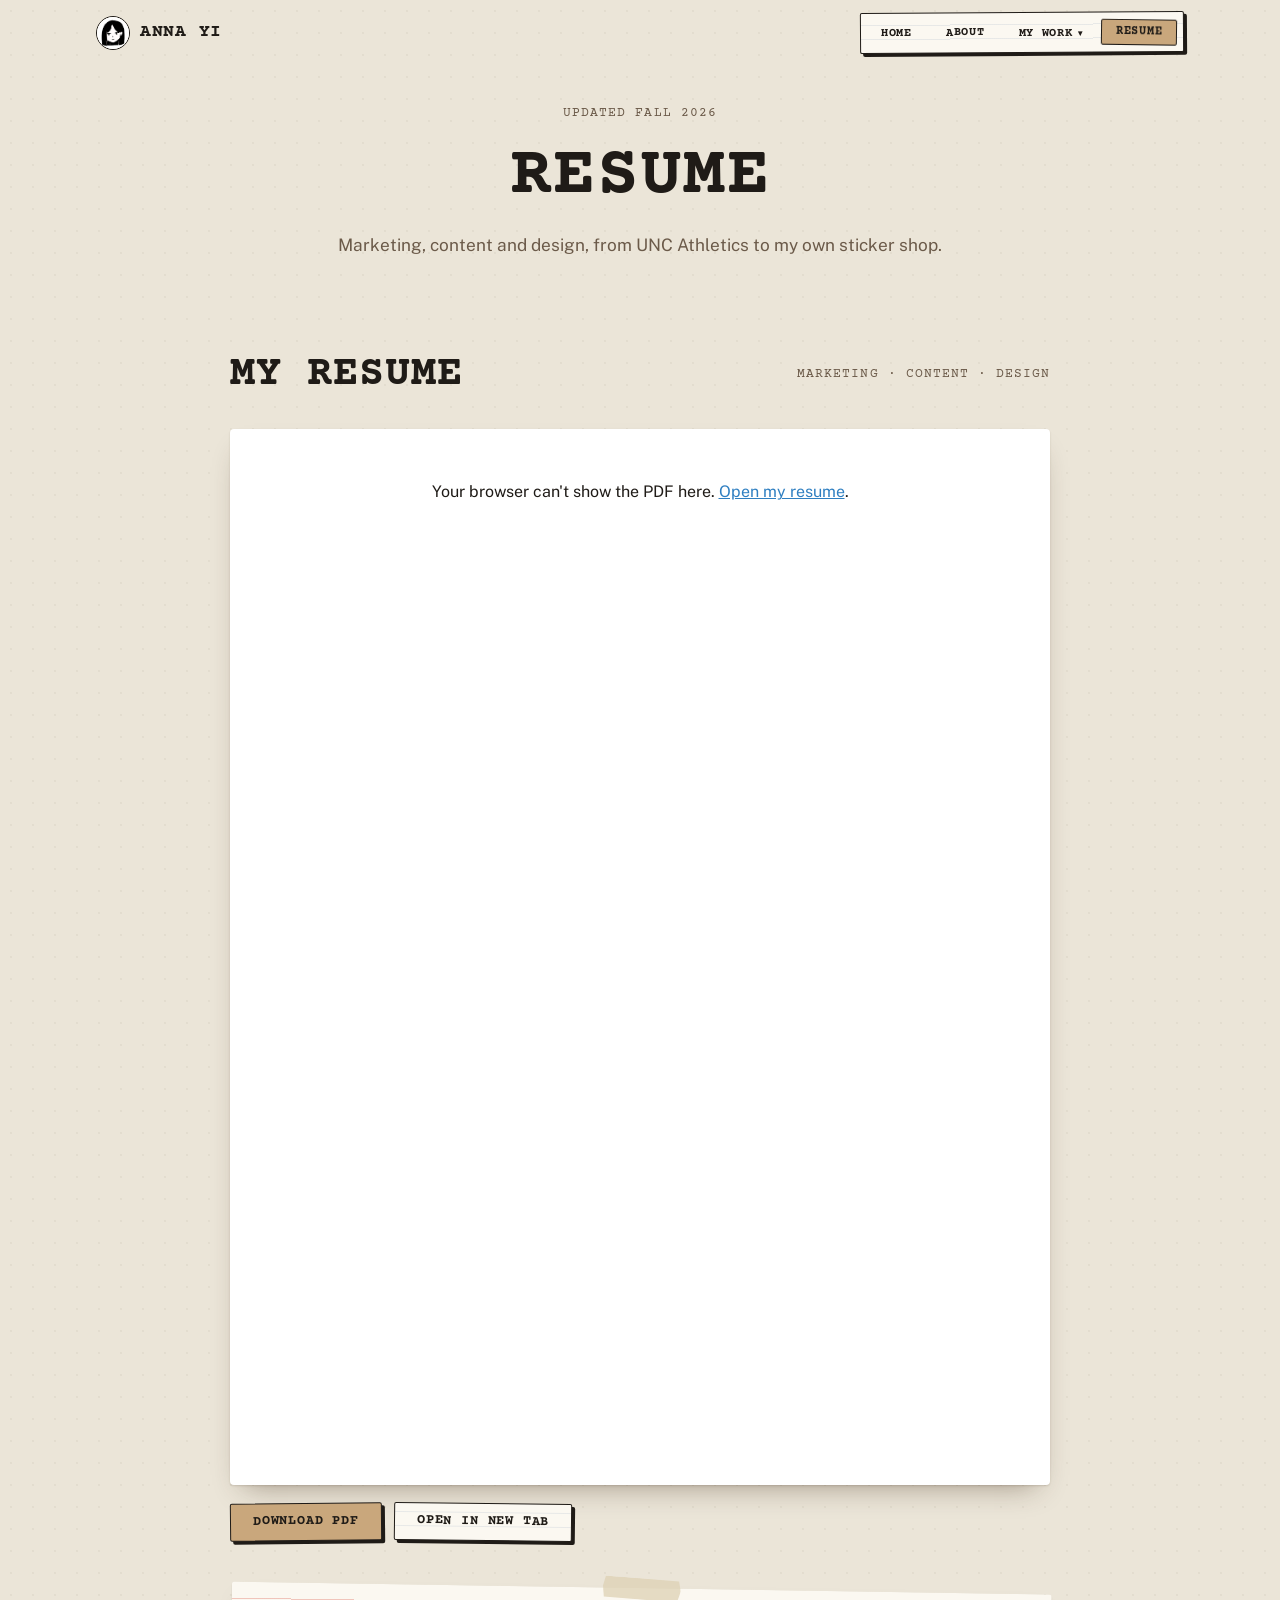
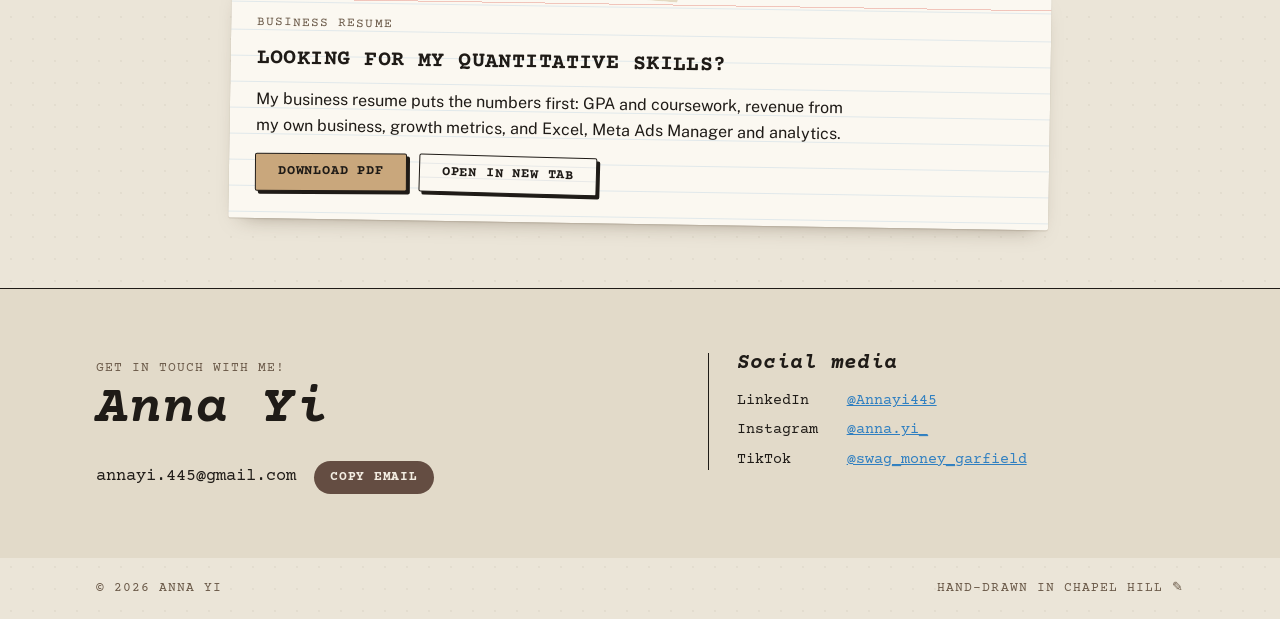
<file: Resume.html>
<!doctype html>
<html lang="en">
<head>
<meta charset="utf-8">
<meta name="viewport" content="width=device-width, initial-scale=1">
<title>Resume | Anna Yi</title>
<meta name="description" content="Anna Yi's resumes: creative and marketing, plus a business and quantitative version.">
<link rel="icon" href="images/avatar.png">
<link rel="preconnect" href="https://fonts.googleapis.com">
<link rel="preconnect" href="https://fonts.gstatic.com" crossorigin>
<link rel="stylesheet" href="https://fonts.googleapis.com/css2?family=Courier+Prime:ital,wght@0,400;0,700;1,400;1,700&family=Public+Sans:wght@400;500;600&display=swap">
<link rel="stylesheet" href="style.css?v=2026-11-17e">
</head>
<body>

<nav>
  <div class="wrap">
    <a class="logo" href="Home.html"><img src="images/avatar.png" alt="">Anna Yi</a>
    <div class="nav-links">
      <a href="Home.html">Home</a>
      <a href="About.html">About</a>
      <div class="nav-drop">
        <button class="nav-drop-btn" type="button" aria-expanded="false" aria-controls="work-menu">My work <span class="caret" aria-hidden="true">▾</span></button>
        <div class="nav-menu" id="work-menu">
          <a href="Social.html">Social Media</a>
          <a href="Design.html">Design</a>
          <a href="Video.html">Photo &amp; Video</a>
          <a href="Illustration.html">Illustration</a>
        </div>
      </div>
      <a href="Resume.html" aria-current="page">Resume</a>
    </div>
  </div>
</nav>

<header class="page-head">
  <div class="wrap">
    <span class="label">Updated fall 2026</span>
    <h1 class="text-title">Resume</h1>
    <p>Marketing, content and design, from UNC Athletics to my own sticker shop.</p>
  </div>
</header>

<main>
  <section id="resume">
    <div class="wrap">
      <div class="resume-layout">
        <div>
          <div class="sec-head">
            <h2>My resume</h2>
            <span class="label">Marketing · Content · Design</span>
          </div>
          <div class="pdf-frame">
            <object data="files/Anna_Yi_Resume.pdf?v=2026-11-11#view=FitH&amp;toolbar=0" type="application/pdf" aria-label="Anna Yi resume">
              <p class="pdf-fallback">Your browser can't show the PDF here. <a href="files/Anna_Yi_Resume.pdf?v=2026-11-11" target="_blank" rel="noopener">Open my resume</a>.</p>
            </object>
          </div>
          <div class="cta resume-actions">
            <a class="btn primary" href="files/Anna_Yi_Resume.pdf?v=2026-11-11" download>Download PDF</a>
            <a class="btn" href="files/Anna_Yi_Resume.pdf?v=2026-11-11" target="_blank" rel="noopener">Open in new tab</a>
          </div>
        </div>

        <aside class="card quant-card">
          <span class="label">Business resume</span>
          <h3>Looking for my quantitative skills?</h3>
          <p>My business resume puts the numbers first: GPA and coursework, revenue from my own business, growth metrics, and Excel, Meta Ads Manager and analytics.</p>
          <div class="cta">
            <a class="btn primary" href="files/Anna_Yi_Resume_Business.pdf" download>Download PDF</a>
            <a class="btn" href="files/Anna_Yi_Resume_Business.pdf" target="_blank" rel="noopener">Open in new tab</a>
          </div>
        </aside>
      </div>
    </div>
  </section>

  <section id="contact" class="contact">
    <div class="wrap">
      <div>
        <span class="label">Get in touch with me!</span>
        <h2>Anna Yi</h2>
        <div class="contact-row">
          <span class="email" id="email">annayi.445@gmail.com</span>
          <button class="copy" id="copy-btn" type="button">Copy email</button>
        </div>
      </div>
      <div class="socials">
        <h3>Social media</h3>
        <div><span>LinkedIn</span><a href="https://www.linkedin.com/in/annayi445" target="_blank" rel="noopener">@Annayi445</a></div>
        <div><span>Instagram</span><a href="https://www.instagram.com/anna.yi_/" target="_blank" rel="noopener">@anna.yi_</a></div>
        <div><span>TikTok</span><a href="https://www.tiktok.com/@swag_money_garfield" target="_blank" rel="noopener">@swag_money_garfield</a></div>
      </div>
    </div>
  </section>
</main>

<footer>
  <div class="wrap">
    <span class="label">© 2026 Anna Yi</span>
    <span class="label">Hand-drawn in Chapel Hill ✎</span>
  </div>
</footer>

<script src="script.js?v=2026-11-17e"></script>
</body>
</html>
</file>
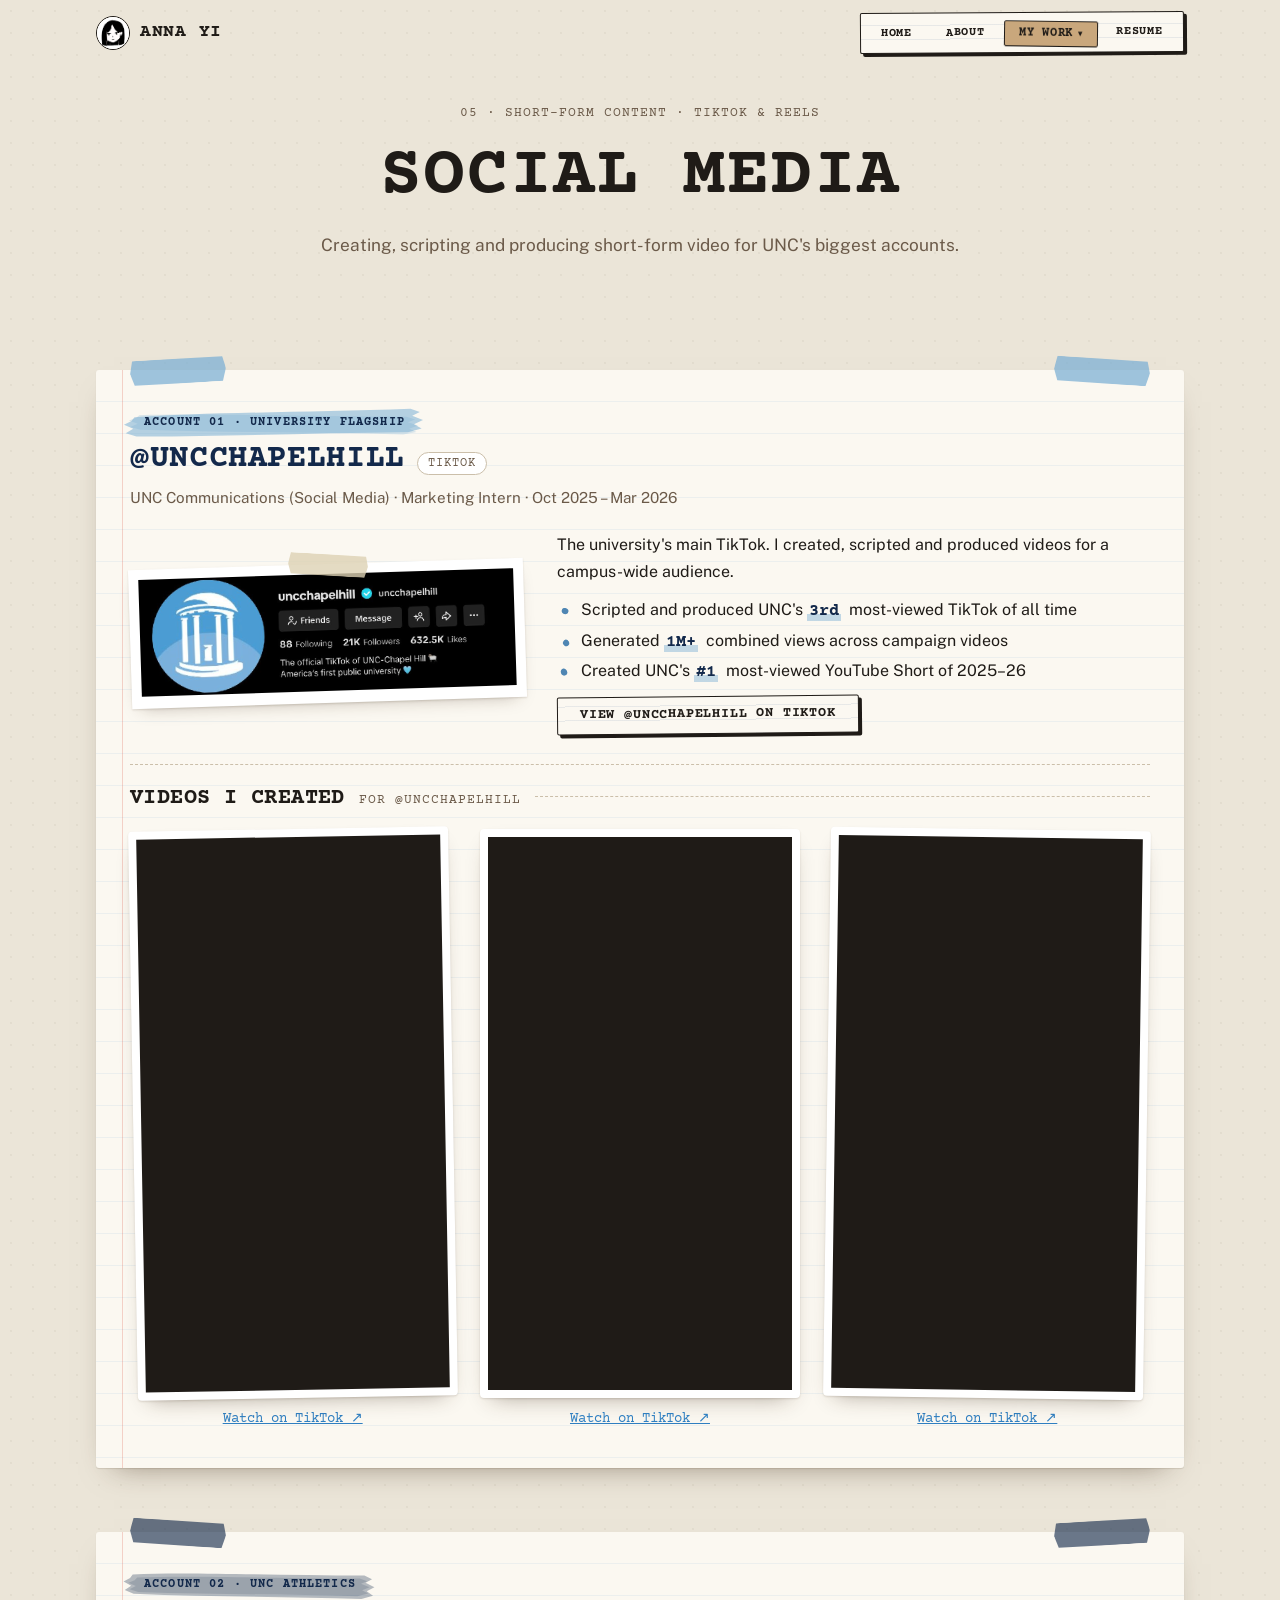
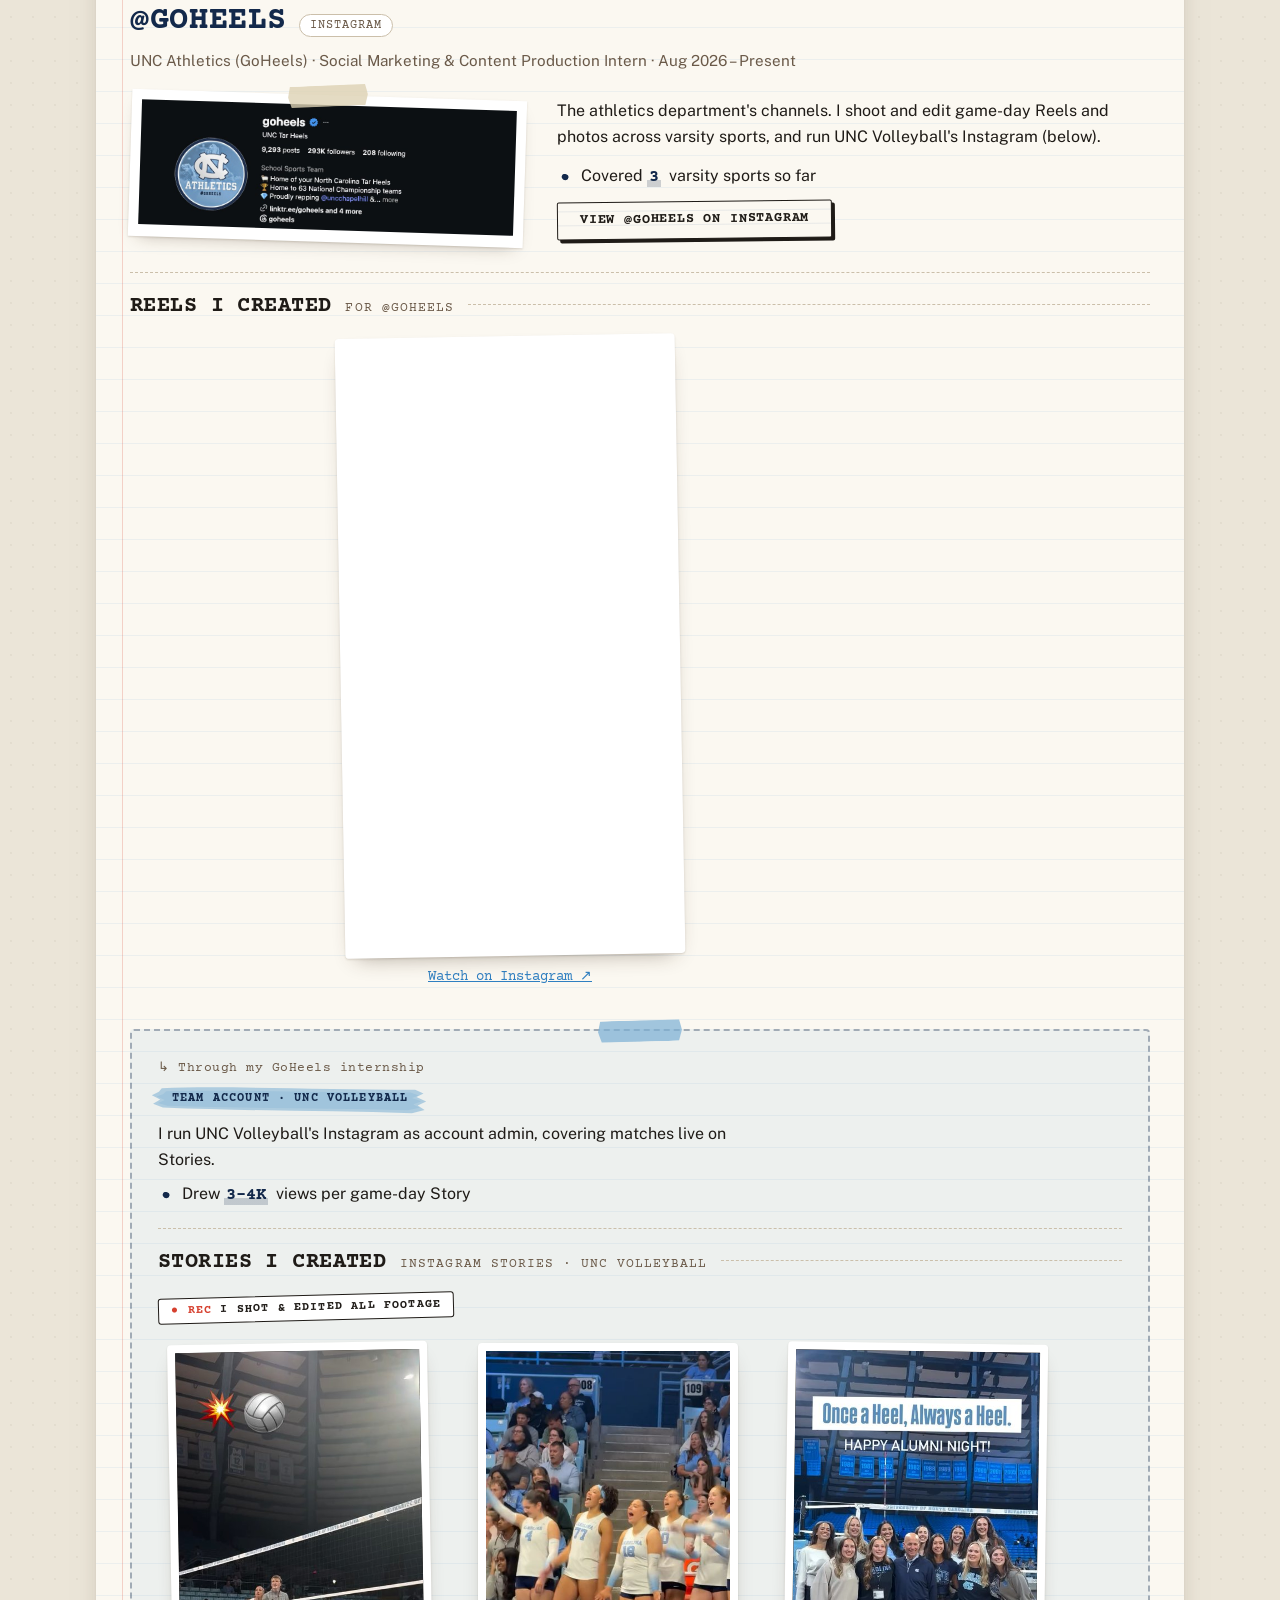
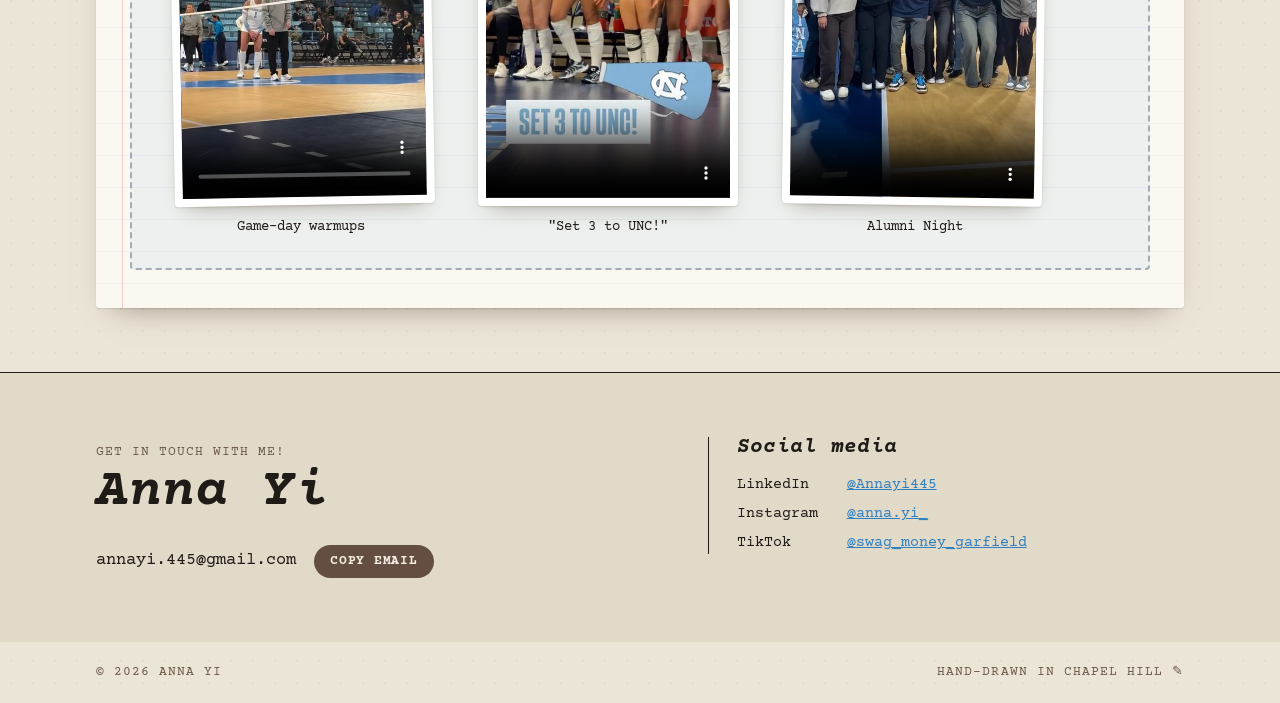
<file: Social.html>
<!doctype html>
<html lang="en">
<head>
<meta charset="utf-8">
<meta name="viewport" content="width=device-width, initial-scale=1">
<title>Social Media | Anna Yi</title>
<meta name="description" content="Anna Yi: short-form video and social content for @uncchapelhill and @goheels.">
<link rel="icon" href="images/avatar.png">
<link rel="preconnect" href="https://fonts.googleapis.com">
<link rel="preconnect" href="https://fonts.gstatic.com" crossorigin>
<link rel="stylesheet" href="https://fonts.googleapis.com/css2?family=Courier+Prime:ital,wght@0,400;0,700;1,400;1,700&family=Public+Sans:wght@400;500;600&display=swap">
<link rel="stylesheet" href="style.css?v=2026-11-17e">
</head>
<body>

<nav>
  <div class="wrap">
    <a class="logo" href="Home.html"><img src="images/avatar.png" alt="">Anna Yi</a>
    <div class="nav-links">
      <a href="Home.html">Home</a>
      <a href="About.html">About</a>
      <div class="nav-drop current">
        <button class="nav-drop-btn" type="button" aria-expanded="false" aria-controls="work-menu">My work <span class="caret" aria-hidden="true">▾</span></button>
        <div class="nav-menu" id="work-menu">
          <a href="Social.html" aria-current="page">Social Media</a>
          <a href="Design.html">Design</a>
          <a href="Video.html">Photo &amp; Video</a>
          <a href="Illustration.html">Illustration</a>
        </div>
      </div>
      <a href="Resume.html">Resume</a>
    </div>
  </div>
</nav>

<header class="page-head">
  <div class="wrap">
    <span class="label">05 · Short-form content · TikTok &amp; Reels</span>
    <h1 class="text-title">Social Media</h1>
    <p>Creating, scripting and producing short-form video for UNC's biggest accounts.</p>
  </div>
</header>

<main>
  <!-- ============ 05 SHORT-FORM CONTENT ============ -->
  <section id="short-form">
    <div class="wrap">
      <!-- ACCOUNT 01: the university's flagship account -->
      <div class="account flagship">
        <div class="account-head">
          <span class="account-tag">Account 01 · University flagship</span>
          <div class="account-title">
            <h3>@uncchapelhill</h3>
            <span class="platform">TikTok</span>
          </div>
          <p class="account-role">UNC Communications (Social Media) · Marketing Intern · Oct 2025 – Mar 2026</p>
        </div>
        <div class="account-body">
          <div class="account-media">
            <button class="zoom" type="button"><img src="images/projects/unc-tiktok.jpg" alt="UNC-Chapel Hill official TikTok profile" loading="lazy"></button>
          </div>
          <div class="account-text">
            <p>The university's main TikTok. I created, scripted and produced videos for a campus-wide audience.</p>
            <ul class="account-stats">
              <li>Scripted and produced UNC's <strong>3rd</strong> most-viewed TikTok of all time</li>
              <li>Generated <strong>1M+</strong> combined views across campaign videos</li>
              <li>Created UNC's <strong>#1</strong> most-viewed YouTube Short of 2025–26</li>
            </ul>
            <div class="cta"><a class="btn" href="https://www.tiktok.com/@uncchapelhill" target="_blank" rel="noopener">View @uncchapelhill on TikTok</a></div>
          </div>
        </div>
        <div class="sub-head"><h3>Videos I created</h3><span class="label">For @uncchapelhill</span></div>
        <!-- To add another video: copy a <figure class="tiktok"> block and swap in the number at the end of the TikTok link. -->
      <div class="tiktoks">
        <figure class="tiktok">
          <div class="tiktok-frame"><iframe src="https://www.tiktok.com/player/v1/7603803201816628493?description=1&amp;rel=0" title="UNC Chapel Hill TikTok video 1" allow="fullscreen; encrypted-media; picture-in-picture" loading="lazy"></iframe></div>
          <figcaption><a href="https://www.tiktok.com/@uncchapelhill/video/7603803201816628493" target="_blank" rel="noopener">Watch on TikTok ↗</a></figcaption>
        </figure>
        <figure class="tiktok">
          <div class="tiktok-frame"><iframe src="https://www.tiktok.com/player/v1/7604329462439611661?description=1&amp;rel=0" title="UNC Chapel Hill TikTok video 2" allow="fullscreen; encrypted-media; picture-in-picture" loading="lazy"></iframe></div>
          <figcaption><a href="https://www.tiktok.com/@uncchapelhill/video/7604329462439611661" target="_blank" rel="noopener">Watch on TikTok ↗</a></figcaption>
        </figure>
        <figure class="tiktok">
          <div class="tiktok-frame"><iframe src="https://www.tiktok.com/player/v1/7566707324828568846?description=1&amp;rel=0" title="UNC Chapel Hill TikTok video 3" allow="fullscreen; encrypted-media; picture-in-picture" loading="lazy"></iframe></div>
          <figcaption><a href="https://www.tiktok.com/@uncchapelhill/video/7566707324828568846" target="_blank" rel="noopener">Watch on TikTok ↗</a></figcaption>
        </figure>
      </div>
      </div>

      <!-- ACCOUNT 02: UNC Athletics -->
      <div class="account goheels">
        <div class="account-head">
          <span class="account-tag">Account 02 · UNC Athletics</span>
          <div class="account-title">
            <h3>@goheels</h3>
            <span class="platform">Instagram</span>
          </div>
          <p class="account-role">UNC Athletics (GoHeels) · Social Marketing &amp; Content Production Intern · Aug 2026 – Present</p>
        </div>
        <div class="account-body">
          <div class="account-media">
            <button class="zoom" type="button"><img src="images/projects/goheels-instagram.jpg" alt="UNC Athletics official Instagram profile, @goheels" loading="lazy"></button>
          </div>
          <div class="account-text">
            <p>The athletics department's channels. I shoot and edit game-day Reels and photos across varsity sports, and run UNC Volleyball's Instagram (below).</p>
            <ul class="account-stats">
              <li>Covered <strong>3</strong> varsity sports so far</li>
            </ul>
            <div class="cta"><a class="btn" href="https://www.instagram.com/goheels/" target="_blank" rel="noopener">View @goheels on Instagram</a></div>
          </div>
        </div>
        <div class="sub-head"><h3>Reels I created</h3><span class="label">For @goheels</span></div>
        <!-- To add another reel: copy a <figure class="tiktok reel"> block and swap in the code from the reel's link
             (the part after instagram.com/reel/). -->
      <div class="tiktoks reels">
        <figure class="tiktok reel">
          <div class="tiktok-frame reel-frame"><iframe src="https://www.instagram.com/reel/DdcRFUbOFqr/embed/" title="UNC GoHeels Instagram reel" allow="encrypted-media; fullscreen; picture-in-picture" loading="lazy" scrolling="no"></iframe></div>
          <figcaption><a href="https://www.instagram.com/reel/DdcRFUbOFqr/" target="_blank" rel="noopener">Watch on Instagram ↗</a></figcaption>
        </figure>
      </div>

        <!-- UNC VOLLEYBALL: a team account I run through the GoHeels internship -->
        <div class="sub-account">
          <div class="sub-account-head">
            <span class="via">↳ Through my GoHeels internship</span>
            <span class="account-tag sub">Team account · UNC Volleyball</span>
            <p>I run UNC Volleyball's Instagram as account admin, covering matches live on Stories.</p>
            <ul class="account-stats">
              <li>Drew <strong>3–4K</strong> views per game-day Story</li>
            </ul>
          </div>
          <div class="sub-head"><h3>Stories I created</h3><span class="label">Instagram Stories · UNC Volleyball</span></div>
          <p class="shot-by">I shot &amp; edited all footage</p>
          <!-- To add another story: put the .mp4 (and a .jpg cover) in videos/ and copy a <figure class="tiktok story"> block. -->
          <div class="tiktoks stories">
            <figure class="tiktok story">
              <div class="tiktok-frame story-frame"><video controls playsinline preload="none" poster="videos/volleyball-story-1.jpg" aria-label="UNC Volleyball Instagram Story: warmups on the court before a match"><source src="videos/volleyball-story-1.mp4" type="video/mp4"></video></div>
              <figcaption>Game-day warmups</figcaption>
            </figure>
            <figure class="tiktok story">
              <div class="tiktok-frame story-frame"><video controls playsinline preload="none" poster="videos/volleyball-story-2.jpg" aria-label="UNC Volleyball Instagram Story: the bench celebrating with a "Set 3 to UNC!" sticker"><source src="videos/volleyball-story-2.mp4" type="video/mp4"></video></div>
              <figcaption>"Set 3 to UNC!"</figcaption>
            </figure>
            <figure class="tiktok story">
              <div class="tiktok-frame story-frame"><video controls playsinline preload="none" poster="videos/volleyball-story-3.jpg" aria-label="UNC Volleyball Instagram Story: "Once a Heel, Always a Heel. Happy Alumni Night!" team photo with alumni"><source src="videos/volleyball-story-3.mp4" type="video/mp4"></video></div>
              <figcaption>Alumni Night</figcaption>
            </figure>
          </div>
        </div>
      </div>
    </div>
  </section>

  <section id="contact" class="contact">
    <div class="wrap">
      <div>
        <span class="label">Get in touch with me!</span>
        <h2>Anna Yi</h2>
        <div class="contact-row">
          <span class="email" id="email">annayi.445@gmail.com</span>
          <button class="copy" id="copy-btn" type="button">Copy email</button>
        </div>
      </div>
      <div class="socials">
        <h3>Social media</h3>
        <div><span>LinkedIn</span><a href="https://www.linkedin.com/in/annayi445" target="_blank" rel="noopener">@Annayi445</a></div>
        <div><span>Instagram</span><a href="https://www.instagram.com/anna.yi_/" target="_blank" rel="noopener">@anna.yi_</a></div>
        <div><span>TikTok</span><a href="https://www.tiktok.com/@swag_money_garfield" target="_blank" rel="noopener">@swag_money_garfield</a></div>
      </div>
    </div>
  </section>
</main>

<footer>
  <div class="wrap">
    <span class="label">© 2026 Anna Yi</span>
    <span class="label">Hand-drawn in Chapel Hill ✎</span>
  </div>
</footer>

<script src="script.js?v=2026-11-17e"></script>
</body>
</html>
</file>
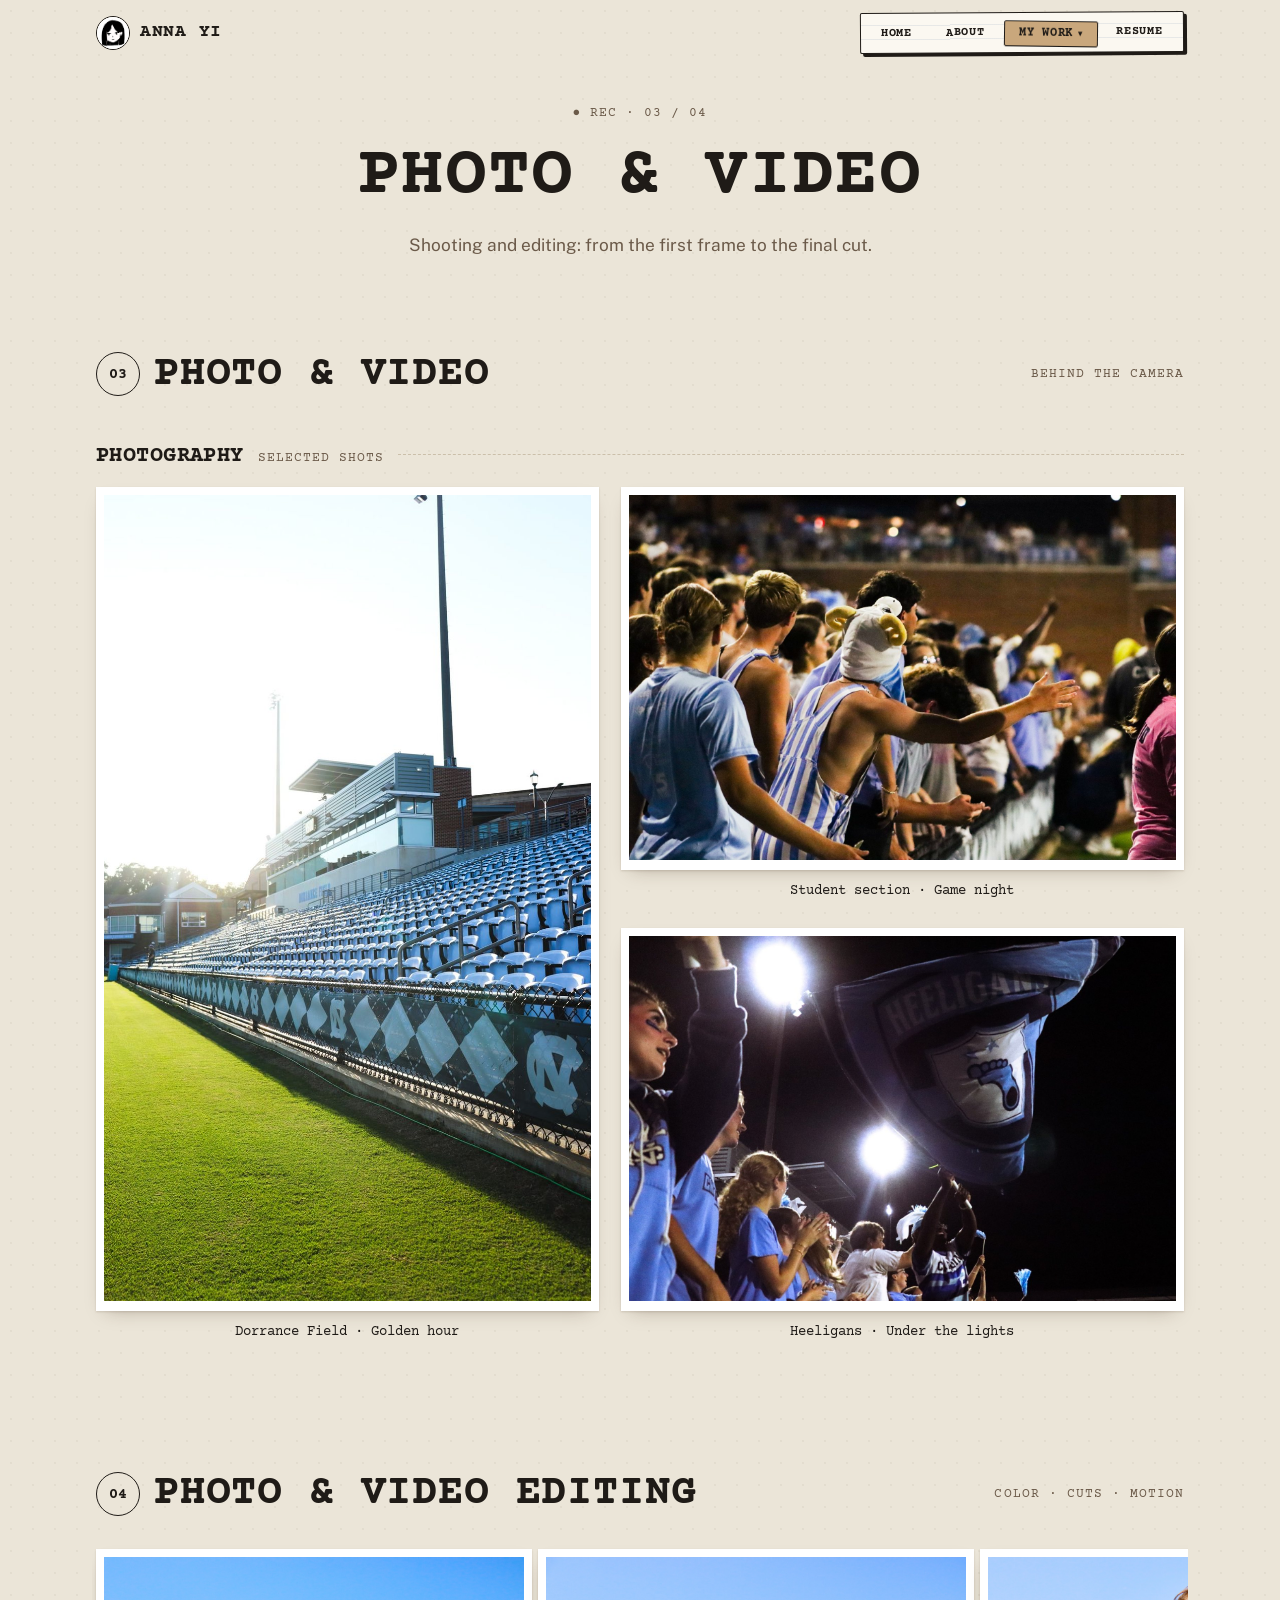
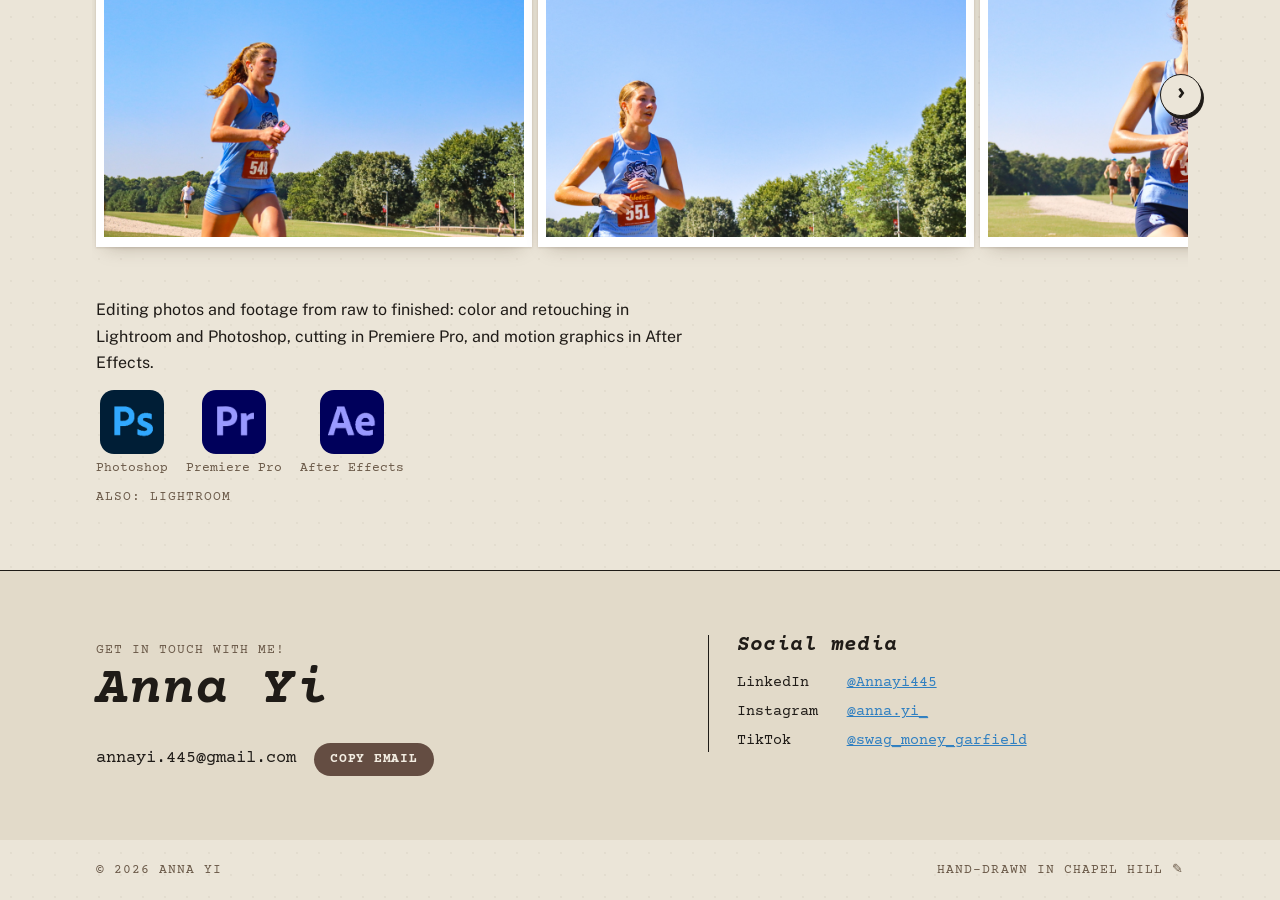
<file: Video.html>
<!doctype html>
<html lang="en">
<head>
<meta charset="utf-8">
<meta name="viewport" content="width=device-width, initial-scale=1">
<title>Photo &amp; Video | Anna Yi</title>
<meta name="description" content="Anna Yi: photography, video and editing.">
<link rel="icon" href="images/avatar.png">
<link rel="preconnect" href="https://fonts.googleapis.com">
<link rel="preconnect" href="https://fonts.gstatic.com" crossorigin>
<link rel="stylesheet" href="https://fonts.googleapis.com/css2?family=Courier+Prime:ital,wght@0,400;0,700;1,400;1,700&family=Public+Sans:wght@400;500;600&display=swap">
<link rel="stylesheet" href="style.css?v=2026-11-17e">
</head>
<body>

<nav>
  <div class="wrap">
    <a class="logo" href="Home.html"><img src="images/avatar.png" alt="">Anna Yi</a>
    <div class="nav-links">
      <a href="Home.html">Home</a>
      <a href="About.html">About</a>
      <div class="nav-drop current">
        <button class="nav-drop-btn" type="button" aria-expanded="false" aria-controls="work-menu">My work <span class="caret" aria-hidden="true">▾</span></button>
        <div class="nav-menu" id="work-menu">
          <a href="Social.html">Social Media</a>
          <a href="Design.html">Design</a>
          <a href="Video.html" aria-current="page">Photo &amp; Video</a>
          <a href="Illustration.html">Illustration</a>
        </div>
      </div>
      <a href="Resume.html">Resume</a>
    </div>
  </div>
</nav>

<header class="page-head">
  <div class="wrap">
    <span class="label">● Rec · 03 / 04</span>
    <h1 class="text-title">Photo &amp; Video</h1>
    <p>Shooting and editing: from the first frame to the final cut.</p>
  </div>
</header>

<main>
  <!-- ============ 03 PHOTO & VIDEO ============ -->
  <section id="photo">
    <div class="wrap">
      <div class="sec-head">
        <h2><span class="num">03</span>Photo &amp; Video</h2>
        <span class="label">Behind the camera</span>
      </div>

      <div class="sub-head"><h3>Photography</h3><span class="label">Selected shots</span></div>
      <!-- PHOTOS: to add one, copy a <figure class="photo"> block, put the image in images/photo/ and change the file name.
           Add the class "tall" to the figure for a vertical photo. -->
      <div class="photo-grid">
        <figure class="photo tall">
          <button class="zoom" type="button"><img src="images/photo/dorrance-field.jpg" alt="Sunlit empty stands and grass at Dorrance Field, UNC" loading="lazy"></button>
          <figcaption>Dorrance Field · Golden hour</figcaption>
        </figure>
        <figure class="photo">
          <button class="zoom" type="button"><img src="images/photo/student-section.jpg" alt="UNC student section in striped overalls and a ram hat cheering at the rail" loading="lazy"></button>
          <figcaption>Student section · Game night</figcaption>
        </figure>
        <figure class="photo">
          <button class="zoom" type="button"><img src="images/photo/heeligans-flag.jpg" alt="Fans waving a Heeligans flag under stadium lights" loading="lazy"></button>
          <figcaption>Heeligans · Under the lights</figcaption>
        </figure>
      </div>
    </div>
  </section>

  <!-- ============ 04 EDITING ============ -->
  <section id="editing">
    <div class="wrap">
      <div class="sec-head">
        <h2><span class="num">04</span>Photo &amp; Video Editing</h2>
        <span class="label">Color · Cuts · Motion</span>
      </div>
      <!-- EDITED SHOTS: to add one, put the image in images/photo/ and copy a <figure class="poster"> block. -->
      <div class="reel-wrap">
        <button class="reel-btn prev" type="button" aria-label="Scroll edited photos left">‹</button>
        <div class="posters reel landscape" data-gallery="edits" data-nocaption tabindex="0" aria-label="Edited photos, scroll sideways">
          <figure class="poster">
            <button class="zoom" type="button"><img src="images/photo/xc-548.jpg" alt="UNC cross-country runner in Carolina blue racing past trees under a clear sky" loading="lazy"></button>
          </figure>
          <figure class="poster">
            <button class="zoom" type="button"><img src="images/photo/xc-551.jpg" alt="UNC runner framed low against open blue sky" loading="lazy"></button>
          </figure>
          <figure class="poster">
            <button class="zoom" type="button"><img src="images/photo/xc-549.jpg" alt="UNC runner checking a watch at the finish" loading="lazy"></button>
          </figure>
          <figure class="poster">
            <button class="zoom" type="button"><img src="images/photo/xc-star-clips.jpg" alt="Close-up of a runner looking down, silver star clips in braided hair" loading="lazy"></button>
          </figure>
          <figure class="poster">
            <button class="zoom" type="button"><img src="images/photo/fever-student-section.jpg" alt="Carolina Fever student section cheering at the rail with blue pom-poms at night" loading="lazy"></button>
          </figure>
        </div>
        <button class="reel-btn next" type="button" aria-label="Scroll right">›</button>
      </div>
      <div class="ba-notes">
        <div class="case-body">
          <p>Editing photos and footage from raw to finished: color and retouching in Lightroom and Photoshop, cutting in Premiere Pro, and motion graphics in After Effects.</p>
          <ul class="software">
            <li><img src="images/icons/photoshop.png" alt=""><span>Photoshop</span></li>
            <li><img src="images/icons/premiere-pro.png" alt=""><span>Premiere Pro</span></li>
            <li><img src="images/icons/after-effects.png" alt=""><span>After Effects</span></li>
          </ul>
          <span class="label">Also: Lightroom</span>
        </div>
      </div>
    </div>
  </section>

  <section id="contact" class="contact">
    <div class="wrap">
      <div>
        <span class="label">Get in touch with me!</span>
        <h2>Anna Yi</h2>
        <div class="contact-row">
          <span class="email" id="email">annayi.445@gmail.com</span>
          <button class="copy" id="copy-btn" type="button">Copy email</button>
        </div>
      </div>
      <div class="socials">
        <h3>Social media</h3>
        <div><span>LinkedIn</span><a href="https://www.linkedin.com/in/annayi445" target="_blank" rel="noopener">@Annayi445</a></div>
        <div><span>Instagram</span><a href="https://www.instagram.com/anna.yi_/" target="_blank" rel="noopener">@anna.yi_</a></div>
        <div><span>TikTok</span><a href="https://www.tiktok.com/@swag_money_garfield" target="_blank" rel="noopener">@swag_money_garfield</a></div>
      </div>
    </div>
  </section>
</main>

<footer>
  <div class="wrap">
    <span class="label">© 2026 Anna Yi</span>
    <span class="label">Hand-drawn in Chapel Hill ✎</span>
  </div>
</footer>

<script src="script.js?v=2026-11-17e"></script>
</body>
</html>
</file>
<file: style.css>
/* Anna Yi — portfolio. Shared styles for Home, About and Video pages.
   Look: warm sketchbook paper, Courier type and Anna's own hand-drawn doodles. */
:root {
  --bg: #ebe5d8;          /* paper */
  --paper-2: #e2dac9;     /* slightly darker paper for bands */
  --surface: #f7f3ea;
  --ink: #1f1b17;
  --muted: #6b5a49;
  --line: #cbbfaa;
  --brown: #644d42;
  --accent: #2f7fc1;      /* Carolina blue, for links and highlights */
  --rec: #d6402f;
  --type: "Courier Prime", "Courier New", Courier, monospace;
  --body: "Public Sans", system-ui, -apple-system, "Segoe UI", sans-serif;
  color-scheme: light;
}

* { box-sizing: border-box; }
html { scroll-behavior: smooth; }
[id] { scroll-margin-top: 72px; }
body {
  margin: 0; background: var(--bg); color: var(--ink); font: 400 1rem/1.65 var(--body);
  /* faint paper grain */
  background-image: radial-gradient(rgba(100, 77, 66, 0.06) 1px, transparent 1px);
  background-size: 22px 22px;
}
img { max-width: 100%; display: block; }
.wrap {
  max-width: 1120px; margin: 0 auto;
  padding-left: max(16px, env(safe-area-inset-left, 0px));
  padding-right: max(16px, env(safe-area-inset-right, 0px));
}
a { color: var(--accent); }
a:focus-visible, button:focus-visible { outline: 2px solid var(--accent); outline-offset: 3px; }
h1, h2, h3 { font-family: var(--type); font-weight: 700; text-wrap: balance; line-height: 1.1; margin: 0; text-transform: uppercase; letter-spacing: 0.02em; }
.label { font: 400 0.8rem/1.3 var(--type); letter-spacing: 0.08em; text-transform: uppercase; color: var(--muted); }
.doodle { display: block; height: auto; }
.visually-hidden { position: absolute; width: 1px; height: 1px; overflow: hidden; clip: rect(0 0 0 0); white-space: nowrap; }

/* ---------- Nav: centered pill, like the old site ---------- */
nav { position: sticky; top: 0; z-index: 10; padding-block: 12px; }
nav .wrap { display: flex; align-items: center; justify-content: space-between; gap: 16px; }
.logo {
  display: flex; align-items: center; gap: 10px; color: var(--ink); text-decoration: none;
  font: 700 1.1rem/1 var(--type); letter-spacing: 0.04em; text-transform: uppercase;
}
.logo img { width: 34px; height: 34px; border-radius: 50%; background: #fff; border: 1.5px solid var(--ink); object-fit: cover; }
.nav-links {
  display: flex; gap: 4px; flex-wrap: wrap; padding: 5px; border-radius: 999px;
  background: rgba(195, 190, 183, 0.8); backdrop-filter: blur(8px);
}
.nav-links a {
  color: var(--ink); text-decoration: none; padding: 6px 14px; border-radius: 999px;
  font: 700 0.75rem/1 var(--type); letter-spacing: 0.06em; text-transform: uppercase;
}
.nav-links a:hover { background: rgba(255, 255, 255, 0.5); }
.nav-links a[aria-current="page"] { background: var(--ink); color: var(--bg); }

/* ---------- Buttons ---------- */
.cta { display: flex; gap: 12px; flex-wrap: wrap; }
.btn {
  display: inline-block; padding: 11px 22px; border-radius: 999px; text-decoration: none;
  font: 700 0.85rem/1 var(--type); letter-spacing: 0.06em; text-transform: uppercase;
  border: 1.5px solid var(--brown); color: var(--brown); transition: background .2s, color .2s, transform .2s;
}
.btn.primary { background: var(--brown); color: #f3ede2; }
.btn:hover { transform: translateY(-2px); background: var(--brown); color: #f3ede2; }

/* ---------- Home hero: avatar + hand-lettered "Portfolio" ---------- */
.hero .wrap { padding-block: 48px 24px; display: grid; justify-items: center; text-align: center; gap: 22px; }
.title-lockup { display: flex; align-items: center; justify-content: center; gap: clamp(12px, 3vw, 28px); }
.title-lockup .avatar { width: clamp(78px, 13vw, 130px); height: auto; }
.title-lockup .wordmark { display: grid; gap: 6px; }
.title-lockup .wordmark img { width: clamp(220px, 44vw, 460px); }
.byline { display: flex; justify-content: space-between; font: 400 clamp(0.9rem, 2vw, 1.2rem)/1 var(--type); letter-spacing: 0.1em; color: var(--muted); padding-inline: 4px; }
.hero p { max-width: 54ch; font-size: 1.1rem; color: var(--muted); margin: 0; }
.scroll-cue { display: grid; justify-items: center; gap: 4px; color: var(--ink); text-decoration: none; font: 400 0.75rem/1 var(--type); }
.scroll-cue img { width: 54px; margin-block: 6px 16px; transform: rotate(110deg); animation: bob 2.2s ease-in-out infinite; }
@keyframes bob { 50% { translate: 0 6px; } }

/* "Check out my work!" doodle links */
.work-links { display: grid; grid-template-columns: repeat(3, minmax(0, 1fr)); gap: 24px; align-items: end; max-width: 820px; margin: 0 auto; }
.work-links a { display: grid; justify-items: center; padding: 16px; border-radius: 12px; transition: transform .25s, background .25s; }
.work-links a:hover { transform: rotate(-3deg) translateY(-4px); background: rgba(255, 255, 255, 0.35); }
.work-links img { height: clamp(110px, 18vw, 170px); width: auto; }

/* The five things I do: numbered index cards */
.disciplines {
  list-style: none; padding: 0; margin: 40px 0 0;
  display: grid; grid-template-columns: repeat(auto-fit, minmax(min(200px, 100%), 1fr)); gap: 16px;
}
.disciplines a { height: 100%; display: grid; align-content: start; gap: 8px; padding: 26px 18px 22px; color: var(--ink); text-decoration: none; }
.disciplines strong { font: 700 1rem/1.25 var(--type); text-transform: uppercase; letter-spacing: .02em; }
.disciplines span:last-child { font-size: 0.9rem; color: var(--muted); }

/* Paper index cards: ruled lines, a strip of tape, a slight hand-placed tilt */
.card, .disciplines a {
  position: relative; border-radius: 3px;
  background:
    linear-gradient(to bottom, transparent 0 16px, rgba(214, 64, 47, 0.28) 16px 17px, transparent 17px),
    repeating-linear-gradient(to bottom, transparent 0 25px, rgba(47, 127, 193, 0.13) 25px 26px),
    #fbf8f1;
  background-position: 0 0, 0 22px, 0 0;
  box-shadow: 0 1px 1px rgba(60, 40, 20, .12), 0 10px 22px -14px rgba(60, 40, 20, .5);
  transform: rotate(var(--tilt, 0deg));
  transition: transform .3s ease, box-shadow .3s ease;
}
.card::before, .disciplines a::before {
  content: ""; position: absolute; top: -10px; left: 50%; width: 78px; height: 22px;
  translate: -50% 0; rotate: var(--tape, -3deg);
  background: rgba(222, 210, 180, 0.75); box-shadow: 0 1px 2px rgba(60, 40, 20, .12);
  clip-path: polygon(3% 0, 97% 4%, 100% 50%, 96% 100%, 2% 96%, 0 45%);
}
.card:hover, .disciplines a:hover { transform: rotate(0deg) translateY(-4px); box-shadow: 0 2px 2px rgba(60, 40, 20, .1), 0 18px 28px -14px rgba(60, 40, 20, .5); }
.card:nth-child(4n+1), .disciplines li:nth-child(4n+1) a { --tilt: -1.2deg; --tape: -4deg; }
.card:nth-child(4n+2), .disciplines li:nth-child(4n+2) a { --tilt: 0.9deg; --tape: 3deg; }
.card:nth-child(4n+3), .disciplines li:nth-child(4n+3) a { --tilt: -0.5deg; --tape: -2deg; }
.disciplines li:nth-child(4n+4) a { --tilt: 1.4deg; --tape: 5deg; }

/* Section number next to a hand-lettered title */
.sec-head h2 { display: flex; align-items: center; gap: 14px; }
.num {
  display: inline-grid; place-items: center; width: 44px; height: 44px; flex: none; border-radius: 50%;
  border: 1.5px solid var(--ink); font: 700 0.95rem/1 var(--type); letter-spacing: 0;
}

/* Empty frame waiting for a photo or video */
.slot {
  display: grid; place-items: center; text-align: center; padding: 16px; aspect-ratio: 4 / 5;
  border: 2px dashed var(--line); border-radius: 6px; background: rgba(255, 255, 255, .35);
  font: 400 0.85rem/1.4 var(--type); color: var(--muted);
}
.slot.land { aspect-ratio: 16 / 10; }
.slots { display: grid; grid-template-columns: repeat(auto-fill, minmax(min(200px, 100%), 1fr)); gap: 18px; }

/* ---------- Inner page header: hand-lettered title ---------- */
.page-head .wrap { padding-block: 40px 28px; display: grid; justify-items: center; text-align: center; gap: 16px; }
.page-head h1 img { height: clamp(70px, 12vw, 120px); width: auto; margin: 0 auto; }
.page-head .text-title { font-size: clamp(2.4rem, 8vw, 4.4rem); }
.page-head p { max-width: 58ch; margin: 0; color: var(--muted); font-size: 1.08rem; }

/* ---------- Sections ---------- */
section { padding-block: 64px; }
.sec-head { display: flex; align-items: center; justify-content: space-between; gap: 16px; flex-wrap: wrap; margin-bottom: 32px; }
.sec-head h2 { font-size: clamp(1.8rem, 4.5vw, 2.6rem); }
.sec-head h2 img { height: clamp(56px, 9vw, 84px); width: auto; }
.center { text-align: center; justify-content: center; }
.sub-head { display: flex; align-items: baseline; gap: 14px; margin: 48px 0 18px; }
.sub-head:first-of-type { margin-top: 0; }
.sub-head h3 { font-size: 1.35rem; }
.sub-head::after { content: ""; flex: 1; border-bottom: 1.5px dashed var(--line); transform: translateY(-6px); }

/* ---------- Galleries ---------- */
.zoom { padding: 0; border: 0; background: none; cursor: zoom-in; display: block; width: 100%; }
.posters { display: grid; grid-template-columns: repeat(auto-fill, minmax(min(220px, 100%), 1fr)); gap: 28px 22px; }
.poster { margin: 0; display: grid; gap: 10px; min-width: 0; }
/* polaroid-style frame */
.poster .zoom { background: #fff; padding: 8px 8px 10px; box-shadow: 0 1px 2px rgba(60, 40, 20, .15), 0 8px 18px -10px rgba(60, 40, 20, .35); transition: transform .3s ease; }
.poster:nth-child(odd) .zoom:hover { transform: rotate(-1.5deg) translateY(-4px); }
.poster:nth-child(even) .zoom:hover { transform: rotate(1.5deg) translateY(-4px); }
.poster img { width: 100%; aspect-ratio: 3 / 4; object-fit: cover; }
.poster.wide { grid-column: span 2; }
.poster.wide img { aspect-ratio: auto; height: auto; }
@media (max-width: 520px) { .poster.wide { grid-column: auto; } }
.poster figcaption { font: 400 0.9rem/1.3 var(--type); text-align: center; }

.stickers { display: grid; grid-template-columns: repeat(auto-fill, minmax(min(120px, 45%), 1fr)); gap: 12px; }
.stickers .zoom { aspect-ratio: 1; border-radius: 10px; background: #fff; padding: 8px; box-shadow: 0 1px 2px rgba(60, 40, 20, .12); transition: transform .2s; }
.stickers .zoom:hover { transform: translateY(-3px) rotate(-3deg) scale(1.04); }
.stickers img { width: 100%; height: 100%; object-fit: contain; }

.wall { columns: 3 240px; column-gap: 18px; }
.wall .zoom { break-inside: avoid; margin-bottom: 18px; background: #fff; padding: 8px; box-shadow: 0 1px 2px rgba(60, 40, 20, .15), 0 8px 18px -10px rgba(60, 40, 20, .35); }
.wall img { width: 100%; height: auto; }

/* ---------- Lightbox ---------- */
.lightbox {
  position: fixed; inset: 0; z-index: 50; display: none; place-items: center; padding: 24px;
  background: rgba(31, 27, 23, 0.88); cursor: zoom-out;
}
.lightbox.open { display: grid; }
.lightbox img { max-width: min(1000px, 100%); max-height: 86vh; width: auto; background: #fff; padding: 8px; }
.lightbox p { color: #f3ede2; margin: 12px 0 0; text-align: center; font: 400 0.85rem/1.4 var(--type); letter-spacing: .06em; }

/* ---------- About ---------- */
.about-grid { display: grid; grid-template-columns: minmax(0, 0.9fr) minmax(0, 1.4fr); gap: 56px; align-items: start; }
/* portrait hangs from the hand-drawn lanyard */
.badge { position: relative; display: grid; justify-items: center; max-width: 340px; margin: 0 auto; }
.badge .lanyard { width: 34%; margin-bottom: -14px; position: relative; z-index: 1; }
.portrait { background: #fff; padding: 10px 10px 44px; transform: rotate(-2deg); box-shadow: 0 2px 4px rgba(60, 40, 20, .15), 0 18px 30px -16px rgba(60, 40, 20, .45); }
.portrait img { width: 100%; aspect-ratio: 4 / 5; object-fit: cover; object-position: top; }
.portrait figcaption { position: absolute; left: 0; right: 0; bottom: 12px; text-align: center; font: 400 1rem/1 var(--type); }
.portrait { position: relative; margin: 0; }
.about-text h2 { font-size: clamp(1.6rem, 4vw, 2.2rem); margin-bottom: 18px; }
.about-text p { max-width: 62ch; margin: 0 0 1.1em; font-size: 1.06rem; }
.cols { display: grid; grid-template-columns: repeat(auto-fit, minmax(min(300px, 100%), 1fr)); gap: 40px; }
.entry { padding-block: 14px; border-top: 1.5px dashed var(--line); }
.entry:last-child { border-bottom: 1.5px dashed var(--line); }
.entry strong { display: block; font-weight: 600; }
.entry span { color: var(--muted); }
.skill-cards { display: grid; grid-template-columns: repeat(auto-fit, minmax(min(300px, 100%), 1fr)); gap: 20px; }
.card { padding: 32px 26px 28px; display: grid; gap: 14px; align-content: start; }
.card h3 { font-size: 1.15rem; }
.tags { display: flex; flex-wrap: wrap; gap: 6px 8px; list-style: none; padding: 0; margin: 0; }
.tags li { font-size: 0.85rem; padding: 3px 10px; border-radius: 999px; background: rgba(100, 77, 66, 0.08); }
.what-i-do { margin: 10px 0 24px; }
.what-i-do li { padding: 0; background: #fbf8f1; box-shadow: 0 1px 2px rgba(60, 40, 20, .15); }
.what-i-do li:nth-child(odd) { rotate: -1deg; }
.what-i-do li:nth-child(even) { rotate: 0.8deg; }
.what-i-do a { display: block; padding: 6px 12px; color: var(--ink); text-decoration: none; font: 700 0.8rem/1.2 var(--type); text-transform: uppercase; }
.what-i-do a:hover { color: var(--accent); }
.software { display: flex; gap: 18px; flex-wrap: wrap; list-style: none; padding: 0; margin: 0; }
.software li { display: grid; justify-items: center; gap: 8px; }
.software img { width: 64px; height: 64px; border-radius: 14px; }
.software span { font: 400 0.8rem/1 var(--type); color: var(--muted); }
.langs { display: grid; gap: 10px; }
.lang { display: grid; grid-template-columns: 110px 1fr; align-items: center; gap: 12px; }
.meter { height: 8px; border-radius: 4px; background: var(--paper-2); border: 1px solid var(--line); overflow: hidden; }
.meter i { display: block; height: 100%; background: var(--brown); }

/* ---------- Video ---------- */
.player { position: relative; aspect-ratio: 16 / 9; border-radius: 6px; overflow: hidden; background: var(--ink); border: 8px solid #fff; box-shadow: 0 18px 30px -16px rgba(60, 40, 20, .45); }
.player video, .player iframe { width: 100%; height: 100%; border: 0; display: block; }
.player .missing {
  position: absolute; inset: 0; display: none; place-items: center; text-align: center; padding: 24px;
  color: #e2dac9; font: 400 0.95rem/1.6 var(--type);
}
.player.no-video .missing { display: grid; }
.player.no-video video { display: none; }
.player-meta { display: flex; justify-content: space-between; gap: 12px; flex-wrap: wrap; margin-top: 14px; }

.cases { display: grid; }
.case {
  display: grid; grid-template-columns: minmax(0, 1fr) minmax(0, 1.15fr); gap: 44px; align-items: center;
  padding-block: 44px; border-top: 1.5px dashed var(--line);
}
.case:last-child { border-bottom: 1.5px dashed var(--line); }
.case-media { display: grid; gap: 14px; grid-template-columns: repeat(auto-fit, minmax(0, 1fr)); align-items: start; }
.case-media .zoom { background: #fff; padding: 8px; box-shadow: 0 1px 2px rgba(60, 40, 20, .15), 0 8px 18px -10px rgba(60, 40, 20, .35); }
.case-body { display: grid; gap: 14px; min-width: 0; }
.case-body h2 { font-size: clamp(1.5rem, 4vw, 2rem); }
.case-body p { margin: 0; max-width: 60ch; }
.case:nth-child(even) .case-media { order: 2; }

/* ---------- Contact / footer, like the old site's sign-off ---------- */
.contact { background: var(--paper-2); border-top: 1.5px solid var(--ink); }
.contact .wrap { display: grid; grid-template-columns: minmax(0, 1.2fr) minmax(0, 1fr); gap: 40px; align-items: start; }
.contact h2 { font-size: clamp(2rem, 6vw, 3.4rem); text-transform: none; font-style: italic; }
.contact-row { display: flex; gap: 12px 18px; flex-wrap: wrap; margin-top: 22px; align-items: center; }
.email { font: 400 1.05rem/1 var(--type); user-select: all; }
.copy {
  font: 700 0.8rem/1 var(--type); letter-spacing: .06em; text-transform: uppercase; padding: 10px 16px; border-radius: 999px; cursor: pointer;
  background: var(--brown); color: #f3ede2; border: 0;
}
.socials { border-left: 1.5px solid var(--ink); padding-left: 28px; display: grid; gap: 8px; }
.socials h3 { font-style: italic; text-transform: none; font-size: 1.3rem; margin-bottom: 6px; }
.socials div { display: grid; grid-template-columns: 110px 1fr; font: 400 0.95rem/1.4 var(--type); }
footer .wrap { padding-block: 22px; display: flex; justify-content: space-between; gap: 12px; flex-wrap: wrap; }

@media (max-width: 760px) {
  .about-grid, .case, .contact .wrap { grid-template-columns: 1fr; gap: 28px; }
  .case:nth-child(even) .case-media { order: 0; }
  .badge { max-width: 250px; }
  .badge .lanyard { width: 26%; }
  .socials { border-left: 0; padding-left: 0; border-top: 1.5px solid var(--ink); padding-top: 20px; }
  section { padding-block: 48px; }
  nav .wrap { flex-wrap: wrap; row-gap: 8px; }
  .logo { white-space: nowrap; }
  .nav-links { gap: 0; }
  .nav-links a { padding: 6px 7px; font-size: 0.66rem; letter-spacing: 0.02em; }
  [id] { scroll-margin-top: 110px; }
  .work-links { gap: 8px; }
  .work-links a { padding: 6px; }
}
@media (prefers-reduced-motion: reduce) {
  html { scroll-behavior: auto; }
  .scroll-cue img { animation: none; }
  .poster .zoom, .stickers .zoom, .work-links a, .btn, .card, .disciplines a { transition: none; }
}

/* ---------- Embedded TikToks ---------- */
.tiktoks { display: grid; grid-template-columns: repeat(auto-fit, minmax(min(240px, 100%), 1fr)); gap: 28px 22px; }
.tiktok { margin: 0; display: grid; gap: 10px; justify-items: center; }
.tiktok-frame { width: 100%; max-width: 320px; aspect-ratio: 9 / 16; background: var(--ink); border: 8px solid #fff; border-radius: 4px; overflow: hidden; box-shadow: 0 1px 2px rgba(60, 40, 20, .15), 0 10px 22px -12px rgba(60, 40, 20, .45); }
.tiktok-frame iframe { width: 100%; height: 100%; border: 0; display: block; }
.tiktok:nth-child(3n+1) .tiktok-frame { rotate: -1deg; }
.tiktok:nth-child(3n+3) .tiktok-frame { rotate: .8deg; }
.tiktok figcaption { font-family: var(--type); font-size: .85rem; }
@media (prefers-reduced-motion: reduce) { .tiktok-frame { rotate: none !important; } }

/* ---------- Photography grid ---------- */
.photo-grid { display: grid; grid-template-columns: 1fr 1.12fr; gap: 26px 22px; }
.photo { margin: 0; display: flex; flex-direction: column; gap: 10px; min-width: 0; }
.photo.tall { grid-row: span 2; }
.photo .zoom { flex: 1; background: #fff; padding: 8px 8px 10px; box-shadow: 0 1px 2px rgba(60, 40, 20, .15), 0 8px 18px -10px rgba(60, 40, 20, .35); transition: transform .3s ease; }
.photo img { width: 100%; height: 100%; aspect-ratio: 3 / 2; object-fit: cover; display: block; }
.photo.tall img { aspect-ratio: auto; min-height: 100%; }
.photo:nth-child(odd) .zoom:hover { transform: rotate(-1.2deg) translateY(-4px); }
.photo:nth-child(even) .zoom:hover { transform: rotate(1.2deg) translateY(-4px); }
.photo figcaption { font-family: var(--type); font-size: .85rem; text-align: center; }
@media (max-width: 760px) {
  .photo-grid { grid-template-columns: 1fr; }
  .photo.tall { grid-row: auto; }
  .photo.tall img { aspect-ratio: 2 / 3; }
}
@media (prefers-reduced-motion: reduce) { .photo .zoom:hover { transform: none; } }

/* ---------- Before / after ---------- */
.before-after { display: grid; grid-template-columns: 1fr 1fr; gap: 26px 22px; align-items: end; }
.before-after .photo { position: relative; }
.before-after .zoom { flex: none; }
.before-after .photo img { aspect-ratio: auto; height: auto; }
.ba-tag { position: absolute; top: -12px; left: 14px; z-index: 1; font-family: var(--type); font-weight: 700; font-size: .8rem; letter-spacing: .12em; text-transform: uppercase; padding: 4px 12px; background: var(--surface); color: var(--muted); border: 1.5px solid var(--line); rotate: -3deg; box-shadow: 0 4px 10px -6px rgba(60, 40, 20, .4); }
.ba-tag.after { background: var(--ink); color: var(--surface); border-color: var(--ink); rotate: 2deg; }
.ba-notes { margin-top: 36px; }
@media (max-width: 760px) { .before-after { grid-template-columns: 1fr; gap: 36px; } }

/* ---------- Instagram reels (reuse the TikTok frames, taller for Instagram's header/footer) ---------- */
.reels { max-width: 760px; }
.reel-frame { max-width: 340px; aspect-ratio: auto; height: 620px; background: #fff; }

/* ---------- Resume page ---------- */
.resume-layout { display: grid; gap: 48px; max-width: 820px; margin: 0 auto; }
.pdf-frame { background: #fff; padding: 10px; border-radius: 4px; box-shadow: 0 1px 2px rgba(60, 40, 20, .15), 0 14px 28px -14px rgba(60, 40, 20, .45); }
.pdf-frame object { display: block; width: 100%; aspect-ratio: 8.5 / 11; border: 0; }
.pdf-fallback { margin: 0; padding: 40px 20px; text-align: center; }
.resume-actions { margin-top: 18px; }
.quant-card { --tilt: -0.8deg; --tape: 3deg; }
.quant-card h3 { font-size: 1.35rem; line-height: 1.25; }
.quant-card p { margin: 0; max-width: 60ch; }
@media (max-width: 760px) { .resume-layout { gap: 36px; } }

/* ---------- About: "Currently" card with the tiger doodle ---------- */
.card.currently { margin-top: 40px; max-width: 540px; --tilt: -1deg; --tape: -3deg; padding-right: 110px; }
.currently ul { list-style: none; margin: 0; padding: 0; display: grid; gap: 8px; }
.currently li { position: relative; padding-left: 22px; line-height: 1.45; }
.currently li::before { content: "→"; position: absolute; left: 0; font-family: var(--type); color: var(--brown); }
.currently strong { font-weight: 600; }
.currently .tiger { position: absolute; right: -34px; bottom: -26px; width: 140px; rotate: 6deg; pointer-events: none; }
@media (max-width: 760px) {
  .card.currently { padding-right: 26px; padding-bottom: 96px; margin-top: 28px; }
  .currently .tiger { width: 110px; right: -8px; bottom: -18px; }
}
.entry span { display: block; }
.entry .when { margin-top: 4px; font: 400 0.78rem/1.4 var(--type); letter-spacing: .06em; text-transform: uppercase; color: var(--brown); }

/* ---------- Stickers & merch: piles of die-cut stickers next to the real printed thing ---------- */
.sticker-set { display: grid; grid-template-columns: minmax(0, 1.55fr) minmax(220px, .8fr); grid-template-areas: "head head" "pile irl"; gap: 8px 44px; align-items: center; padding-block: 26px 34px; border-top: 1.5px dashed var(--line); }
.sticker-set.flip { grid-template-columns: minmax(220px, .8fr) minmax(0, 1.55fr); grid-template-areas: "head head" "irl pile"; }
.set-head { grid-area: head; display: flex; align-items: baseline; gap: 14px; flex-wrap: wrap; }
.set-head h4 { margin: 0; font: 700 1.05rem/1.2 var(--type); letter-spacing: .06em; text-transform: uppercase; }
.set-head.commissions { padding-top: 26px; border-top: 1.5px dashed var(--line); }

.sticker-pile { grid-area: pile; display: flex; flex-wrap: wrap; justify-content: center; align-items: center; padding: 18px 8px; }
.zoom.sticker { width: clamp(84px, 10.5vw, 128px); margin: -9px -5px; padding: 0; background: none; border-radius: 0; box-shadow: none; position: relative;
  filter: drop-shadow(0 0 1.5px #fff) drop-shadow(0 0 1.5px #fff) drop-shadow(0 0 1px #fff) drop-shadow(0 4px 5px rgba(60, 40, 20, .28));
  transform: rotate(var(--r, 0deg)) translateY(var(--y, 0px)); transition: transform .25s ease; }
.zoom.sticker img { width: 100%; height: auto; display: block; }
.zoom.sticker:hover, .zoom.sticker:focus-visible { transform: rotate(0deg) scale(1.16); z-index: 3; }
.sticker:nth-child(6n+1) { --r: -8deg; --y: 4px; }
.sticker:nth-child(6n+2) { --r: 6deg;  --y: -6px; }
.sticker:nth-child(6n+3) { --r: -3deg; --y: 8px; }
.sticker:nth-child(6n+4) { --r: 9deg;  --y: -2px; }
.sticker:nth-child(6n+5) { --r: -6deg; --y: -8px; }
.sticker:nth-child(6n)   { --r: 3deg;  --y: 5px; }
.sticker-pile.loose { justify-content: flex-start; gap: 26px; padding: 18px 8px 8px; }
.sticker-pile.loose .zoom.sticker { width: clamp(110px, 14vw, 160px); margin: 0; }

.irl { grid-area: irl; margin: 0; position: relative; justify-self: center; width: 100%; max-width: 300px; }
.irl .zoom { background: #fff; padding: 10px 10px 42px; transform: rotate(2.5deg); box-shadow: 0 2px 4px rgba(60, 40, 20, .15), 0 18px 30px -16px rgba(60, 40, 20, .45); transition: transform .3s ease; }
.irl .zoom:hover { transform: rotate(0deg) translateY(-4px); }
.irl img { width: 100%; aspect-ratio: 4 / 5; object-fit: cover; display: block; }
.irl figcaption { position: absolute; left: 0; right: 0; bottom: 14px; text-align: center; font: 400 .9rem/1.2 var(--type); pointer-events: none; transform: rotate(2.5deg); }
.irl::before { content: ""; position: absolute; top: -12px; left: 50%; width: 84px; height: 24px; translate: -50% 0; rotate: -4deg; z-index: 2; background: rgba(222, 210, 180, .8); clip-path: polygon(3% 0, 97% 4%, 100% 50%, 96% 100%, 4% 96%, 0 50%); }
.flip .irl .zoom, .flip .irl figcaption { transform: rotate(-2.5deg); }
.flip .irl .zoom:hover { transform: rotate(0deg) translateY(-4px); }

@media (max-width: 760px) {
  .sticker-set, .sticker-set.flip { grid-template-columns: 1fr; grid-template-areas: "head" "pile" "irl"; gap: 6px; }
  .zoom.sticker { width: 78px; margin: -7px -4px; }
  .irl { max-width: 250px; margin-top: 10px; }
  .sticker-pile.loose .zoom.sticker { width: 120px; }
}
@media (prefers-reduced-motion: reduce) { .zoom.sticker, .irl .zoom { transition: none; } }
/* tighter, messier pile */
.sticker-pile { padding: 34px 26px; }
.zoom.sticker { width: clamp(100px, 12vw, 150px); margin: -24px -17px; transform: rotate(var(--r, 0deg)) translate(var(--x, 0px), var(--y, 0px)); }
.sticker:nth-child(7n+1) { --x: 6px; }
.sticker:nth-child(7n+3) { --x: -8px; }
.sticker:nth-child(7n+5) { --x: 10px; }
.sticker:nth-child(5n+2) { z-index: 1; }
@media (max-width: 760px) {
  .sticker-pile { padding: 22px 16px; }
  .zoom.sticker { width: 90px; margin: -16px -12px; }
}
.sticker-pile.big .zoom.sticker { width: clamp(118px, 14vw, 180px); margin: -18px -14px; }
@media (max-width: 760px) { .sticker-pile.big .zoom.sticker { width: 104px; margin: -12px -10px; } }
@media (max-width: 760px) {
  .nav-links a { padding: 6px 5px; }
}
@media (max-width: 350px) { .nav-links a { font-size: 0.6rem; padding: 6px 4px; } }

/* ---------- Home: LinkedIn card (small, quiet) ---------- */
.connect { padding-block: 8px 40px; }
.connect-wrap { display: flex; flex-wrap: wrap; align-items: center; justify-content: center; gap: 14px 28px; }
.connect-text { display: grid; gap: 2px; text-align: right; }
.connect-text h2 { font-size: 1.05rem; letter-spacing: .04em; }
.connect-text p { display: none; }
.li-card { position: relative; display: grid; grid-template-columns: auto 1fr; align-items: center; gap: 12px; width: 100%; max-width: 320px; padding: 10px 14px 10px 10px;
  background: #fff; border-radius: 8px; border-left: 4px solid #0a66c2; color: var(--ink); text-decoration: none;
  box-shadow: 0 1px 2px rgba(60, 40, 20, .12), 0 8px 16px -12px rgba(60, 40, 20, .45); transform: rotate(-1deg); transition: transform .25s ease, box-shadow .25s ease; }
.li-card:hover, .li-card:focus-visible { transform: rotate(0deg) translateY(-2px); box-shadow: 0 1px 2px rgba(60, 40, 20, .12), 0 12px 20px -12px rgba(60, 40, 20, .5); }
.li-banner { display: none; }
.li-avatar { width: 46px; height: 46px; border-radius: 50%; object-fit: cover; object-position: top; border: 1.5px solid var(--line); }
.li-body { display: grid; gap: 1px; min-width: 0; }
.li-body strong { font: 700 .95rem/1.2 var(--type); }
.li-body span { font-size: .8rem; line-height: 1.35; color: var(--muted); }
.li-body .li-meta { display: none; }
.li-btn { justify-self: start; margin-top: 3px; color: #0a66c2 !important; font-weight: 600; font-size: .8rem; }
.li-card:hover .li-btn { text-decoration: underline; }
@media (max-width: 760px) {
  .connect-text { text-align: center; }
  .li-card { max-width: 300px; }
}
@media (prefers-reduced-motion: reduce) { .li-card { transition: none; } }

/* ---------- About: tools under the Currently card ---------- */
.tools { margin-top: 44px; display: grid; gap: 14px; }
.tools .software { gap: 14px 16px; }
.tools .software img { width: 52px; height: 52px; border-radius: 12px; }
.tools .software span { font-size: .72rem; }
.tools-more { margin: 0; font: 400 .74rem/1.4 var(--type); letter-spacing: .06em; text-transform: uppercase; color: var(--muted); }
/* Languages now sits alone in its row */
.cols:has(> div:only-child) { grid-template-columns: minmax(0, 560px); }
@media (max-width: 760px) { .tools { margin-top: 36px; } .tools .software { gap: 12px; } .tools .software img { width: 46px; height: 46px; } }
@media (min-width: 761px) { .about-grid > .badge { position: sticky; top: 70px; } }
@media (max-width: 760px) { .tools .software { display: grid; grid-template-columns: repeat(3, 1fr); max-width: 300px; } }
/* tools: every icon gets the same column, so the spacing between icons is identical */
.tools .software { display: grid; grid-template-columns: repeat(auto-fill, 76px); gap: 18px 14px; max-width: none; }
.tools .software li { width: 76px; text-align: center; }
.tools .software img { width: 52px; height: 52px; border-radius: 12px; }
.tools .software span { line-height: 1.25; }
@media (max-width: 760px) { .tools .software { grid-template-columns: repeat(4, 64px); gap: 16px 14px; max-width: none; } .tools .software li { width: 64px; } .tools .software img { width: 46px; height: 46px; } }
.tools .software { grid-template-columns: repeat(4, 76px); }
@media (max-width: 760px) { .tools .software { grid-template-columns: repeat(4, 64px); } }
.tools .software li { min-width: 0; }
.tools .software span { max-width: 100%; }
@media (max-width: 760px) {
  .tools .software { grid-template-columns: repeat(4, 70px); gap: 16px 12px; }
  .tools .software li { width: 70px; }
  .tools .software span { font-size: .64rem; }
}

/* ---------- Short-form: one block per account (flagship vs GoHeels) ---------- */
.account { --acct: #7bafd4; --acct-ink: #13294b; position: relative; margin-top: 8px; padding: 30px 30px 34px; border-radius: 6px; background: rgba(255, 255, 255, .38); border: 1.5px solid var(--line); border-top: 6px solid var(--acct); }
.account + .account { margin-top: 48px; }
.account.goheels { --acct: #13294b; --acct-ink: #13294b; }
.account-head { display: grid; gap: 8px; margin-bottom: 22px; }
.account-tag { justify-self: start; padding: 5px 12px; border-radius: 999px; background: var(--acct); color: #fff; font: 700 .72rem/1 var(--type); letter-spacing: .1em; text-transform: uppercase; }
.account.flagship .account-tag { color: var(--acct-ink); }
.account-title { display: flex; align-items: baseline; gap: 12px; flex-wrap: wrap; }
.account-title h3 { margin: 0; font-size: clamp(1.5rem, 4vw, 2rem); color: var(--acct-ink); }
.platform { font: 400 .78rem/1 var(--type); letter-spacing: .08em; text-transform: uppercase; color: var(--muted); border: 1.5px solid var(--line); border-radius: 999px; padding: 4px 10px; }
.account-role { margin: 0; color: var(--muted); font-size: .95rem; }
.account-body { display: grid; grid-template-columns: minmax(0, .8fr) minmax(0, 1.2fr); gap: 32px; align-items: center; margin-bottom: 30px; }
.account-media .zoom { background: #fff; padding: 8px; box-shadow: 0 1px 2px rgba(60, 40, 20, .15), 0 8px 18px -10px rgba(60, 40, 20, .35); }
.account-text { display: grid; gap: 14px; }
.account-text p { margin: 0; max-width: 60ch; }
.account-text.wide { margin-bottom: 30px; }
.account-stats { list-style: none; margin: 0; padding: 0; display: grid; gap: 8px; }
.account-stats li { padding-left: 14px; border-left: 3px solid var(--acct); line-height: 1.4; }
.account-stats strong { font: 700 1.05rem/1 var(--type); color: var(--acct-ink); margin-right: 4px; }
.account .sub-head { margin-top: 6px; }
@media (max-width: 760px) {
  .account { padding: 22px 16px 26px; }
  .account-body { grid-template-columns: 1fr; gap: 20px; }
}

/* ---------- Nav: "My work" dropdown ---------- */
.nav-links { align-items: center; }
.nav-drop { position: relative; }
.nav-drop-btn { all: unset; cursor: pointer; display: inline-flex; align-items: center; gap: 5px; color: var(--ink); padding: 6px 14px; border-radius: 999px;
  font: 700 0.75rem/1 var(--type); letter-spacing: 0.06em; text-transform: uppercase; }
.nav-drop-btn:hover, .nav-drop:hover .nav-drop-btn, .nav-drop.open .nav-drop-btn { background: rgba(255, 255, 255, 0.5); }
.nav-drop.current .nav-drop-btn { background: var(--ink); color: var(--bg); }
.nav-drop-btn:focus-visible { outline: 2px solid var(--accent); outline-offset: 2px; }
.caret { font-size: .7em; transition: transform .2s; }
.nav-drop:hover .caret, .nav-drop.open .caret { transform: rotate(180deg); }
.nav-menu { position: absolute; top: calc(100% + 8px); left: 50%; translate: -50% 0; min-width: 190px; padding: 8px; display: grid; gap: 2px;
  background: #fbf8f1; border-radius: 12px; border: 1.5px solid var(--line); box-shadow: 0 14px 28px -14px rgba(60, 40, 20, .45);
  opacity: 0; visibility: hidden; transform: translateY(-4px); transition: opacity .18s, transform .18s, visibility .18s; z-index: 20; }
/* invisible bridge so the menu doesn't close while the mouse travels down to it */
.nav-menu::before { content: ""; position: absolute; left: 0; right: 0; top: -10px; height: 10px; }
.nav-drop:hover .nav-menu, .nav-drop:focus-within .nav-menu, .nav-drop.open .nav-menu { opacity: 1; visibility: visible; transform: none; }
.nav-menu a { display: block; padding: 10px 12px; border-radius: 8px; white-space: nowrap; }
.nav-menu a:hover { background: rgba(195, 190, 183, .35); }
.nav-menu a[aria-current="page"] { background: var(--ink); color: var(--bg); }
@media (max-width: 760px) {
  .nav-drop-btn { padding: 6px 7px; font-size: 0.66rem; letter-spacing: 0.02em; }
  .nav-menu { left: auto; right: -40px; translate: none; min-width: 180px; }
  .nav-menu a { padding: 12px 12px; font-size: .72rem; }
}
@media (prefers-reduced-motion: reduce) { .nav-menu, .caret { transition: none; } }

/* ---------- Home: four work doodles (4th is a placeholder until the drawing is ready) ---------- */
.work-links { grid-template-columns: repeat(4, minmax(0, 1fr)); max-width: 980px; }
.doodle-placeholder { display: grid; place-content: center; gap: 6px; text-align: center; height: clamp(110px, 18vw, 170px); aspect-ratio: 1; max-width: 100%;
  border: 2px dashed var(--muted); border-radius: 16px; color: var(--ink); background: rgba(255, 255, 255, .25); }
.doodle-placeholder span { font: 700 clamp(.7rem, 1.6vw, .95rem)/1.2 var(--type); text-transform: uppercase; letter-spacing: .04em; }
.doodle-placeholder small { font: 400 clamp(.55rem, 1.2vw, .7rem)/1.2 var(--type); color: var(--muted); }
@media (max-width: 760px) { .work-links { grid-template-columns: repeat(2, minmax(0, 1fr)); gap: 12px; } }

/* ---------- Social Media: account blocks as taped paper sheets ---------- */
.account { --tape-c: rgba(123, 175, 212, .72); border: 0; border-radius: 3px; padding: 40px 34px 38px; margin-top: 18px;
  background:
    linear-gradient(to right, transparent 0 26px, rgba(214, 64, 47, .22) 26px 27px, transparent 27px),
    repeating-linear-gradient(to bottom, transparent 0 31px, rgba(47, 127, 193, .07) 31px 32px),
    #fbf8f1;
  box-shadow: 0 1px 1px rgba(60, 40, 20, .12), 0 14px 30px -18px rgba(60, 40, 20, .55); }
.account.goheels { --tape-c: rgba(19, 41, 75, .62); }
.account + .account { margin-top: 64px; }
/* two strips of washi tape in the account's color */
.account::before, .account::after { content: ""; position: absolute; top: -12px; width: 96px; height: 26px; background: var(--tape-c);
  clip-path: polygon(3% 0, 97% 5%, 100% 50%, 96% 100%, 4% 95%, 0 50%); z-index: 2; }
.account::before { left: 34px; rotate: -4deg; }
.account::after { right: 34px; rotate: 3deg; }
.account.goheels::before { rotate: 3deg; } .account.goheels::after { rotate: -4deg; }
/* account label becomes a stamped tag */
.account-tag { border-radius: 2px; padding: 6px 12px; rotate: -2deg; box-shadow: 0 3px 8px -5px rgba(60, 40, 20, .5); }
.account.goheels .account-tag { rotate: 1.5deg; }
.platform { background: #fff; }
/* the profile screenshot is a taped print */
.account-media { position: relative; }
.account-media .zoom { padding: 10px 10px 12px; transform: rotate(-1.8deg); transition: transform .3s ease; }
.account-media .zoom:hover { transform: rotate(0deg) translateY(-3px); }
.account-media::before { content: ""; position: absolute; top: -10px; left: 50%; width: 80px; height: 22px; translate: -50% 0; rotate: 3deg; z-index: 2;
  background: rgba(222, 210, 180, .8); clip-path: polygon(3% 0, 97% 4%, 100% 50%, 96% 100%, 4% 96%, 0 50%); }
/* stats read like notes: hand-ruled underline instead of a hard bar */
.account-stats li { border-left: 0; padding-left: 24px; position: relative; }
.account-stats li::before { content: "→"; position: absolute; left: 0; font-family: var(--type); color: var(--acct); }
.account.flagship .account-stats li::before { color: #4f86b3; }
.account-stats strong { background: linear-gradient(transparent 62%, rgba(123, 175, 212, .45) 62%); padding: 0 2px; }
.account.goheels .account-stats strong { background: linear-gradient(transparent 62%, rgba(19, 41, 75, .2) 62%); }
.account .sub-head { border-top: 1.5px dashed var(--line); padding-top: 22px; }
@media (max-width: 760px) {
  .account { padding: 34px 16px 28px 22px; background:
    linear-gradient(to right, transparent 0 12px, rgba(214, 64, 47, .22) 12px 13px, transparent 13px),
    repeating-linear-gradient(to bottom, transparent 0 31px, rgba(47, 127, 193, .07) 31px 32px), #fbf8f1; }
  .account::before { left: 16px; width: 76px; } .account::after { right: 16px; width: 76px; }
}
@media (prefers-reduced-motion: reduce) { .account-media .zoom { transition: none; } }
.account.goheels .account-media .zoom { transform: rotate(1.8deg); }
.account.goheels .account-media .zoom:hover { transform: rotate(0deg) translateY(-3px); }
.account.goheels .account-media::before { rotate: -3deg; }

/* ---------- "My work" dropdown as a little taped index card ---------- */
.nav-menu { border: 0; border-radius: 3px; padding: 22px 10px 10px; min-width: 200px; gap: 0; rotate: -1.2deg;
  background:
    linear-gradient(to bottom, transparent 0 14px, rgba(214, 64, 47, .28) 14px 15px, transparent 15px),
    repeating-linear-gradient(to bottom, transparent 0 37px, rgba(47, 127, 193, .14) 37px 38px),
    #fbf8f1;
  background-position: 0 0, 0 18px, 0 0;
  box-shadow: 0 1px 1px rgba(60, 40, 20, .12), 0 14px 26px -12px rgba(60, 40, 20, .5); }
/* tape holding the card up */
.nav-menu::after { content: ""; position: absolute; top: -10px; left: 50%; width: 70px; height: 20px; translate: -50% 0; rotate: 3deg;
  background: rgba(222, 210, 180, .85); clip-path: polygon(3% 0, 97% 4%, 100% 50%, 96% 100%, 4% 96%, 0 50%); }
.nav-menu a { padding: 11px 12px; border-radius: 0; line-height: 16px; }
.nav-menu a:hover { background: linear-gradient(transparent 55%, rgba(123, 175, 212, .45) 55%, rgba(123, 175, 212, .45) 85%, transparent 85%); }
.nav-menu a[aria-current="page"] { background: none; color: var(--ink); }
.nav-menu a[aria-current="page"]::before { content: "→ "; color: var(--brown); }
@media (max-width: 760px) { .nav-menu a { padding: 11px 12px; } }

/* ---------- Social: UNC Volleyball, a team account inside the GoHeels sheet ---------- */
.sub-account { position: relative; margin-top: 40px; padding: 30px 26px 30px; border: 2px dashed rgba(19, 41, 75, .35); border-radius: 4px; background: rgba(123, 175, 212, .1); }
.sub-account::before { content: ""; position: absolute; top: -11px; left: 50%; width: 84px; height: 22px; translate: -50% 0; rotate: -2deg;
  background: rgba(123, 175, 212, .7); clip-path: polygon(3% 0, 97% 4%, 100% 50%, 96% 100%, 4% 96%, 0 50%); }
.sub-account-head { display: grid; gap: 10px; margin-bottom: 22px; }
.sub-account-head p { margin: 0; max-width: 60ch; }
.via { font: 400 .8rem/1.2 var(--type); letter-spacing: .04em; color: var(--muted); }
.account-tag.sub { background: #7bafd4; color: #13294b; rotate: 1deg; }
.shot-by { justify-self: start; display: inline-block; margin: -6px 0 22px; padding: 6px 12px; border: 1.5px solid var(--ink); border-radius: 3px; rotate: -1.5deg;
  font: 700 .74rem/1 var(--type); letter-spacing: .1em; text-transform: uppercase; background: #fff; }
.shot-by::before { content: "● REC  "; color: #d6402f; }
.stories { max-width: 900px; }
.story-frame { max-width: 260px; }
.story-frame video { width: 100%; height: 100%; object-fit: cover; display: block; background: #000; }
@media (max-width: 760px) { .sub-account { padding: 26px 14px; } }

/* ---------- Account labels: a highlighter scribble behind the words instead of a solid block ---------- */
.account-tag, .account-tag.sub { position: relative; isolation: isolate; background: none; box-shadow: none; border-radius: 0; color: var(--ink);
  padding: 7px 14px 6px; rotate: 0deg; }
.account.flagship .account-tag, .account.goheels .account-tag { color: var(--ink); rotate: 0deg; }
.account-tag::before { content: ""; position: absolute; inset: -2px -6px -3px -8px; z-index: -1; background: var(--hl, rgba(123, 175, 212, .6));
  -webkit-mask: url("data:image/svg+xml,%3Csvg xmlns='http://www.w3.org/2000/svg' viewBox='0 0 200 40' preserveAspectRatio='none'%3E%3Cpath d='M6 12 C40 5 90 9 130 6 S185 4 196 9 L192 15 C150 14 110 17 60 16 L194 19 L190 27 C140 26 90 29 40 27 L188 31 L184 36 C130 37 70 35 8 34 L4 27 C30 24 60 23 90 22 L5 20 Z' fill='black'/%3E%3C/svg%3E") center / 100% 100% no-repeat;
          mask: url("data:image/svg+xml,%3Csvg xmlns='http://www.w3.org/2000/svg' viewBox='0 0 200 40' preserveAspectRatio='none'%3E%3Cpath d='M6 12 C40 5 90 9 130 6 S185 4 196 9 L192 15 C150 14 110 17 60 16 L194 19 L190 27 C140 26 90 29 40 27 L188 31 L184 36 C130 37 70 35 8 34 L4 27 C30 24 60 23 90 22 L5 20 Z' fill='black'/%3E%3C/svg%3E") center / 100% 100% no-repeat;
  rotate: -1.5deg; }
.account.flagship .account-tag { --hl: rgba(123, 175, 212, .7); }
.account.goheels .account-tag { --hl: rgba(19, 41, 75, .32); }
.account-tag.sub { --hl: rgba(244, 196, 48, .55); }
.account.goheels .account-tag::before { rotate: 1deg; }
.account-tag.sub::before { rotate: -.5deg; }
/* marker swipe: solid with ragged ends, plus a lighter second pass */
.account-tag::before, .account-tag::after { content: ""; position: absolute; z-index: -1; background: var(--hl, rgba(123, 175, 212, .6));
  -webkit-mask: url("data:image/svg+xml,%3Csvg xmlns='http://www.w3.org/2000/svg' viewBox='0 0 200 40' preserveAspectRatio='none'%3E%3Cpath d='M9 8 C50 3 120 6 190 4 L196 9 L191 14 L198 20 L192 26 L197 32 L188 37 C130 35 70 38 10 35 L3 30 L8 24 L2 18 L7 13 Z' fill='black'/%3E%3C/svg%3E") center / 100% 100% no-repeat;
          mask: url("data:image/svg+xml,%3Csvg xmlns='http://www.w3.org/2000/svg' viewBox='0 0 200 40' preserveAspectRatio='none'%3E%3Cpath d='M9 8 C50 3 120 6 190 4 L196 9 L191 14 L198 20 L192 26 L197 32 L188 37 C130 35 70 38 10 35 L3 30 L8 24 L2 18 L7 13 Z' fill='black'/%3E%3C/svg%3E") center / 100% 100% no-repeat; }
.account-tag::before { inset: -1px -7px -2px -9px; rotate: -1.2deg; }
.account-tag::after { inset: 3px -2px 1px -4px; rotate: .8deg; opacity: .55; }
.account .account-tag.sub { --hl: rgba(244, 196, 48, .55); }
/* same blues as the original solid tags: Carolina blue + navy */
.account.flagship .account-tag { --hl: #7bafd4; color: #13294b; }
.account.goheels .account-tag { --hl: #13294b; color: #fff; }
.account .account-tag.sub { --hl: #7bafd4; color: #13294b; }
.account-tag::after { opacity: .35; }
/* translucent highlighter versions of the same two blues */
.account.flagship .account-tag { --hl: rgba(123, 175, 212, .55); color: #13294b; }
.account.goheels .account-tag { --hl: rgba(19, 41, 75, .3); color: #13294b; }
.account .account-tag.sub { --hl: rgba(123, 175, 212, .55); color: #13294b; }
.account-tag::after { opacity: .5; }
/* keep the PHOTO (not the lanyard) centered in the window while it follows you down the page */
@media (min-width: 761px) { .about-grid > .badge { top: calc(50vh + 29px - 494px); } }
/* the social media doodle is drawn heavier, so it sits a bit smaller to match the other three */
.work-links img[src*="nav-social"] { height: clamp(88px, 14.4vw, 136px); }
/* hover highlight sits ON the words, like a marker swipe across them */
.nav-menu a:hover, .nav-menu a:focus-visible { background: linear-gradient(transparent 22%, rgba(123, 175, 212, .5) 22%, rgba(123, 175, 212, .5) 80%, transparent 80%); }
/* scrappy marker swipe for the dropdown hover (same hand-drawn shape as the account labels) */
.nav-menu a { position: relative; isolation: isolate; }
.nav-menu a:hover, .nav-menu a:focus-visible { background: none; }
.nav-menu a::after { content: ""; position: absolute; left: 4px; right: 14px; top: 20%; bottom: 18%; z-index: -1; background: rgba(123, 175, 212, .55);
  -webkit-mask: url("data:image/svg+xml,%3Csvg xmlns='http://www.w3.org/2000/svg' viewBox='0 0 200 40' preserveAspectRatio='none'%3E%3Cpath d='M9 8 C50 3 120 6 190 4 L196 9 L191 14 L198 20 L192 26 L197 32 L188 37 C130 35 70 38 10 35 L3 30 L8 24 L2 18 L7 13 Z' fill='black'/%3E%3C/svg%3E") center / 100% 100% no-repeat;
          mask: url("data:image/svg+xml,%3Csvg xmlns='http://www.w3.org/2000/svg' viewBox='0 0 200 40' preserveAspectRatio='none'%3E%3Cpath d='M9 8 C50 3 120 6 190 4 L196 9 L191 14 L198 20 L192 26 L197 32 L188 37 C130 35 70 38 10 35 L3 30 L8 24 L2 18 L7 13 Z' fill='black'/%3E%3C/svg%3E") center / 100% 100% no-repeat;
  rotate: -1.5deg; opacity: 0; transform: scaleX(.6); transform-origin: left center; transition: opacity .15s, transform .2s ease-out; }
.nav-menu a:nth-child(even)::after { rotate: 1deg; }
.nav-menu a:hover::after, .nav-menu a:focus-visible::after { opacity: 1; transform: none; }
@media (prefers-reduced-motion: reduce) { .nav-menu a::after { transition: none; transform: none; } }
/* scroll cue: more room between the arrow and "scroll!", and nudge the arrow so its drawing (not its box) is centered */
.scroll-cue img { margin-block: 6px 26px; transform: translateX(-8px) rotate(110deg); }
.scroll-cue { padding-left: 0.3em; } /* "scroll!" ends in a narrow "!", so shift the word a hair to look centered */

/* Home: the head doodle does a little spin on hover */
.title-lockup .avatar { cursor: pointer; transform-origin: 50% 55%; }
.title-lockup .avatar:hover { animation: head-spin .9s cubic-bezier(.34, 1.4, .5, 1) both; }
@keyframes head-spin {
  0%   { transform: rotate(0deg) scale(1); }
  15%  { transform: rotate(-12deg) scale(1.04); }  /* little wind-up */
  100% { transform: rotate(360deg) scale(1); }
}
@media (prefers-reduced-motion: reduce) { .title-lockup .avatar:hover { animation: none; } }

/* About: tiger easter egg. Hover and it gets mad and shakes */
.currently .tiger { display: block; pointer-events: auto; cursor: pointer; }
.currently .tiger img { display: block; width: 100%; height: auto; transition: opacity .12s; }
.currently .tiger .tiger-mad { position: absolute; inset: 0; opacity: 0; }
.currently .tiger:hover .tiger-mad { opacity: 1; }
.currently .tiger:hover .tiger-calm { opacity: 0; }
.currently .tiger:hover { animation: tiger-shake .45s linear infinite; }
@keyframes tiger-shake {
  0%, 100% { transform: translate(0, 0) rotate(0deg); }
  20% { transform: translate(-2px, 1px) rotate(-3deg); }
  40% { transform: translate(2px, -1px) rotate(3deg); }
  60% { transform: translate(-2px, 0) rotate(-2deg); }
  80% { transform: translate(2px, 1px) rotate(2deg); }
}
@media (prefers-reduced-motion: reduce) { .currently .tiger:hover { animation: none; } }
/* while the tiger is being hovered, the card under it stays put (keeps its resting tilt + shadow) */
.card.currently:has(.tiger:hover) { transform: rotate(var(--tilt, 0deg)); box-shadow: 0 1px 1px rgba(60, 40, 20, .12), 0 10px 22px -14px rgba(60, 40, 20, .5); }

/* ---------- Hand-drawn dot bullets (Currently card + Social stats) ---------- */
.currently li::before, .account-stats li::before {
  content: ""; position: absolute; left: 4px; top: .5em; width: 8px; height: 8px;
  background: var(--dot, var(--ink));
  -webkit-mask: url("data:image/svg+xml,%3Csvg xmlns='http://www.w3.org/2000/svg' viewBox='0 0 10 10'%3E%3Cpath d='M5.2 .9C8 .6 9.7 2.9 9.4 5.5 9.1 8.3 6.7 9.6 4.4 9.2 1.9 8.8.5 6.7.8 4.3 1.1 2.3 2.9 1.1 5.2.9Z'/%3E%3C/svg%3E") center / contain no-repeat;
          mask: url("data:image/svg+xml,%3Csvg xmlns='http://www.w3.org/2000/svg' viewBox='0 0 10 10'%3E%3Cpath d='M5.2 .9C8 .6 9.7 2.9 9.4 5.5 9.1 8.3 6.7 9.6 4.4 9.2 1.9 8.8.5 6.7.8 4.3 1.1 2.3 2.9 1.1 5.2.9Z'/%3E%3C/svg%3E") center / contain no-repeat; }
/* each dot a little different, like they were drawn one at a time */
.currently li:nth-child(3n+1)::before, .account-stats li:nth-child(3n+1)::before { rotate: 20deg; scale: 1 .9; }
.currently li:nth-child(3n+2)::before, .account-stats li:nth-child(3n+2)::before { rotate: -35deg; scale: .9 1; translate: 1px 1px; }
.currently li:nth-child(3n)::before,   .account-stats li:nth-child(3n)::before   { rotate: 70deg; scale: 1.05 .95; translate: -1px 0; }
.currently li { --dot: var(--brown); }
.account.flagship .account-stats li { --dot: #4f86b3; }
.account.goheels .account-stats li { --dot: #13294b; }
.sub-account .account-stats li { --dot: #4f86b3; }

/* About: the headshot polaroid swings very slowly from its clip (lanyard stays still) */
.badge .portrait { transform-origin: 50% 0; animation: badge-swing 7s ease-in-out infinite alternate; }
@keyframes badge-swing {
  from { transform: rotate(-3.5deg); }
  to   { transform: rotate(-0.5deg); }
}
@media (prefers-reduced-motion: reduce) { .badge .portrait { animation: none; transform: rotate(-2deg); } }
/* replaces the slow loop: on page load the polaroid swings, then settles to a stop */
.badge .portrait { animation: badge-settle 3.6s ease-in-out .3s both; }
@keyframes badge-settle {
  0%   { transform: rotate(-9deg); }
  18%  { transform: rotate(5deg); }
  34%  { transform: rotate(-6deg); }
  50%  { transform: rotate(2deg); }
  64%  { transform: rotate(-4deg); }
  77%  { transform: rotate(-0.8deg); }
  89%  { transform: rotate(-2.6deg); }
  100% { transform: rotate(-2deg); }
}

/* ---------- Home: small index-card notes under the doodles, so the drawings are the main clickables ---------- */
.disciplines { max-width: 860px; margin: 22px auto 0; grid-template-columns: repeat(5, minmax(0, 1fr)); gap: 12px; }
.disciplines a { gap: 3px; padding: 15px 10px 10px;
  background:
    linear-gradient(to bottom, transparent 0 11px, rgba(214, 64, 47, .25) 11px 12px, transparent 12px),
    repeating-linear-gradient(to bottom, transparent 0 15px, rgba(47, 127, 193, .12) 15px 16px),
    #fbf8f1;
  background-position: 0 0, 0 14px, 0 0;
  box-shadow: 0 1px 1px rgba(60, 40, 20, .1), 0 6px 12px -9px rgba(60, 40, 20, .45); }
.disciplines a::before { width: 44px; height: 14px; top: -7px; }
.disciplines .label { font-size: .6rem; letter-spacing: .1em; }
.disciplines strong { font-size: .68rem; line-height: 1.3; letter-spacing: .03em; }
.disciplines span:last-child { font-size: .7rem; line-height: 1.35; }
.disciplines a:hover { transform: rotate(0deg) translateY(-2px); }
@media (max-width: 760px) {
  .disciplines { grid-template-columns: repeat(2, minmax(0, 1fr)); gap: 14px 10px; }
  .disciplines li:last-child { grid-column: 1 / -1; justify-self: center; width: calc(50% - 5px); }
}
.scroll-cue { padding-left: 0; } /* the "!" nudge is no longer needed */
/* Home cards: a notch smaller again */
.disciplines { max-width: 760px; gap: 10px; margin-top: 18px; }
.disciplines a { padding: 13px 9px 8px; gap: 2px; }
.disciplines a::before { width: 38px; height: 12px; top: -6px; }
.disciplines .label { font-size: .55rem; }
.disciplines strong { font-size: .62rem; }
.disciplines span:last-child { font-size: .64rem; }
.badge .portrait { cursor: grab; }
/* Home: more breathing room between the work cards and the LinkedIn strip */
.connect { padding-top: 64px; }
@media (max-width: 760px) { .connect { padding-top: 48px; } }

/* ===== Design page: sideways-scrolling rows ===== */
.reel-wrap { position: relative; }
.posters.reel {
  display: flex; gap: 22px; overflow-x: auto; overscroll-behavior-x: contain;
  scroll-snap-type: x mandatory; scroll-padding: 0 4px;
  padding: 10px 4px 22px; margin: -10px -4px 0;
  scrollbar-width: thin; scrollbar-color: var(--brown) transparent;
}
.posters.reel::-webkit-scrollbar { height: 6px; }
.posters.reel::-webkit-scrollbar-thumb { background: var(--brown); border-radius: 6px; }
.posters.reel:focus-visible { outline: 2px dashed var(--brown); outline-offset: 4px; }
.posters.reel .poster { flex: 0 0 clamp(190px, 24vw, 250px); scroll-snap-align: start; }
.reel-btn {
  position: absolute; top: calc(50% - 30px); z-index: 2; width: 42px; height: 42px; border-radius: 50%;
  border: 1.5px solid var(--ink); background: var(--bg); color: var(--ink);
  font: 700 1.5rem/1 var(--type); display: grid; place-items: center; padding: 0 0 3px; cursor: pointer;
  box-shadow: 2px 3px 0 var(--ink); transition: opacity .2s, transform .15s;
}
.reel-btn:hover { transform: translate(-1px, -1px); box-shadow: 3px 4px 0 var(--ink); }
.reel-btn.prev { left: -18px; }
.reel-btn.next { right: -18px; }
.reel-btn[hidden] { display: grid; opacity: 0; pointer-events: none; }
@media (max-width: 700px) { .reel-btn { display: none !important; } .posters.reel .poster { flex-basis: 62vw; } }

/* Lightbox gallery arrows */
.lightbox .lb-nav {
  position: fixed; top: 50%; transform: translateY(-50%); width: 48px; height: 48px; border-radius: 50%;
  border: 1.5px solid #f3ede2; background: rgba(0,0,0,.35); color: #f3ede2; font: 700 1.6rem/1 var(--type);
  cursor: pointer; display: none; place-items: center; padding: 0 0 3px;
}
.lightbox .lb-nav:hover { background: rgba(0,0,0,.6); }
.lightbox .lb-prev { left: 18px; }
.lightbox .lb-next { right: 18px; }
.lightbox.gallery .lb-nav { display: grid; }
.lightbox .lb-count { opacity: .7; margin-left: .8em; }
@media (max-width: 600px) { .lightbox .lb-prev { left: 6px; } .lightbox .lb-next { right: 6px; } .lightbox .lb-nav { width: 40px; height: 40px; } }

/* Landscape sliding row (Photo & Video editing) */
.posters.reel.landscape .poster { flex-basis: clamp(260px, 38vw, 420px); }
.posters.reel.landscape .poster img { aspect-ratio: 3 / 2; }
@media (max-width: 700px) { .posters.reel.landscape .poster { flex-basis: 82vw; } }
#editing .reel-wrap + .ba-notes { margin-top: 28px; }

/* Rows show each piece whole: same height, natural width (no cropping) */
.posters.reel .poster { flex: 0 0 auto; }
.posters.reel .poster img { height: clamp(260px, 30vw, 340px); width: auto; max-width: none; aspect-ratio: auto; object-fit: contain; }
.posters.reel.landscape .poster img { height: clamp(180px, 24vw, 280px); }
.posters.reel .poster figcaption { width: 0; min-width: 100%; }
@media (max-width: 700px) {
  .posters.reel .poster { flex-basis: auto; }
  .posters.reel .poster img { height: 62vw; max-height: 380px; }
  .posters.reel.landscape .poster img { height: 54vw; }
}
.posters.reel .poster .zoom { width: auto; }
.posters.reel .poster img { display: block; }

/* Square, paper-scrap buttons (site-wide) */
.btn {
  border-radius: 2px; border: 1.5px solid var(--ink); background: #fbf8f1; color: var(--ink);
  box-shadow: 3px 3px 0 var(--ink); rotate: -0.6deg;
  background-image: repeating-linear-gradient(0deg, transparent 0 13px, rgba(90, 120, 160, .12) 13px 14px);
  transition: transform .15s ease, box-shadow .15s ease, rotate .15s ease;
}
.cta .btn:nth-child(even) { rotate: 0.7deg; }
.btn.primary { background-color: #c9a77c; background-image: none; color: var(--ink); }
.btn:hover { transform: translate(-2px, -2px); box-shadow: 5px 5px 0 var(--ink); rotate: 0deg; background-color: #fbf8f1; color: var(--ink); }
.btn.primary:hover { background-color: #c9a77c; }
.btn:active { transform: translate(1px, 1px); box-shadow: 1px 1px 0 var(--ink); }
@media (prefers-reduced-motion: reduce) { .btn { transition: none; rotate: 0deg; } }

/* Nav bubble → paper strip, matching the paper buttons */
.nav-links {
  border-radius: 2px; border: 1.5px solid var(--ink); box-shadow: 3px 3px 0 var(--ink);
  background: #fbf8f1; backdrop-filter: none; rotate: -0.4deg;
  background-image: repeating-linear-gradient(0deg, transparent 0 13px, rgba(90, 120, 160, .12) 13px 14px);
}
.nav-links > a, .nav-drop-btn { border-radius: 2px; border: 1.5px solid transparent; }
.nav-links > a:hover, .nav-drop-btn:hover, .nav-drop:hover .nav-drop-btn, .nav-drop.open .nav-drop-btn { background: rgba(201, 167, 124, .3); }
.nav-links > a[aria-current="page"], .nav-drop.current .nav-drop-btn {
  background: #c9a77c; color: var(--ink); border-color: var(--ink); rotate: 1.2deg;
}
.nav-links > a:nth-child(2)[aria-current="page"] { rotate: -1.2deg; }

/* Dropdown card: same ink outline + hard drop shadow as the nav strip and buttons */
.nav-menu { border: 1.5px solid var(--ink); border-radius: 2px; box-shadow: 4px 4px 0 var(--ink); }

/* LinkedIn card: paper scrap with ink outline + hard shadow, like the buttons */
.li-card {
  border: 1.5px solid var(--ink); border-radius: 2px; box-shadow: 4px 4px 0 var(--ink);
  background: #fbf8f1 repeating-linear-gradient(0deg, transparent 0 17px, rgba(90, 120, 160, .12) 17px 18px);
  border-left: 5px solid #0a66c2; rotate: -0.8deg; transform: none;
  transition: transform .15s ease, box-shadow .15s ease, rotate .15s ease;
}
.li-card:hover, .li-card:focus-visible { rotate: 0deg; transform: translate(-2px, -2px); box-shadow: 6px 6px 0 var(--ink); }
.li-card:active { transform: translate(1px, 1px); box-shadow: 2px 2px 0 var(--ink); }
.li-avatar { border: 1.5px solid var(--ink); border-radius: 2px; }

/* "Currently" card: ink outline + hard drop shadow */
.card.currently { border: 1.5px solid var(--ink); border-radius: 2px; box-shadow: 4px 4px 0 var(--ink); }
.card.currently:hover { transform: rotate(0deg) translate(-2px, -2px); box-shadow: 6px 6px 0 var(--ink); }
.card.currently:has(.tiger:hover) { transform: rotate(var(--tilt, 0deg)); box-shadow: 4px 4px 0 var(--ink); }

/* Skills cards: ink outline + hard drop shadow */
.skill-cards .card { border: 1.5px solid var(--ink); border-radius: 2px; box-shadow: 4px 4px 0 var(--ink); }
.skill-cards .card:hover { transform: rotate(0deg) translate(-2px, -2px); box-shadow: 6px 6px 0 var(--ink); }

/* "Also:" line as a small paper scrap */
.tools-more {
  display: inline-block; width: fit-content; max-width: 100%; margin-top: 18px; padding: 8px 14px;
  background: #fbf8f1 repeating-linear-gradient(0deg, transparent 0 15px, rgba(90, 120, 160, .12) 15px 16px);
  border: 1.5px solid var(--ink); border-radius: 2px; box-shadow: 3px 3px 0 var(--ink); rotate: 0.8deg;
}

/* Home hero fills the first screen, so "Check out my work" starts below the fold */
.hero { min-height: calc(100vh - 66px); min-height: calc(100svh - 66px); display: grid; align-items: center; }
.hero .wrap { padding-block: 24px 48px; }
</file>
